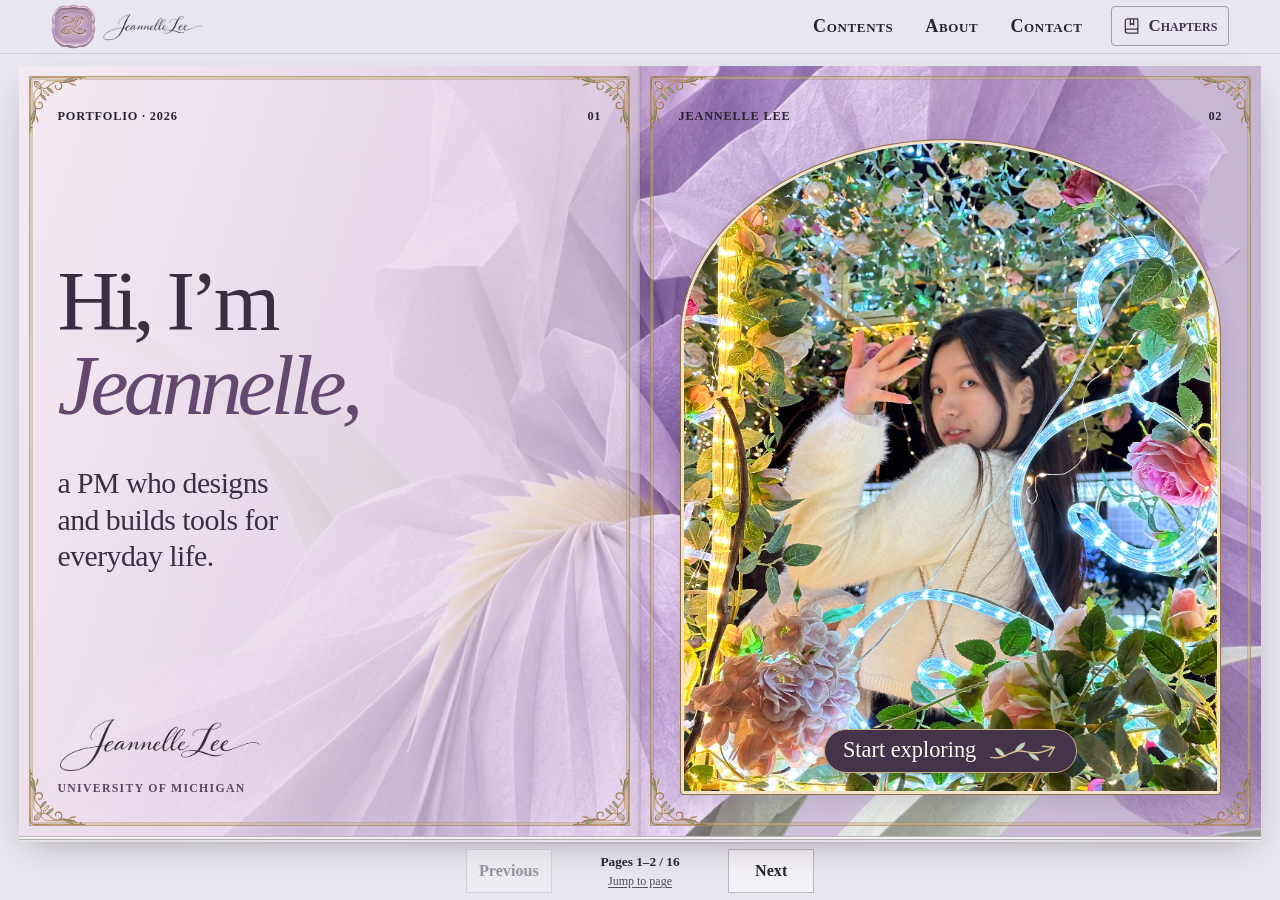
<file: index.html>
<!doctype html>
<html lang="en"><head><meta charset="utf-8"><meta name="viewport" content="width=device-width,initial-scale=1"><title>Product portfolio · Jeannelle Lee</title>
<meta name="description" content="Jeannelle Lee's product portfolio. Explore product management, development, and interaction design case studies.">
<link rel="stylesheet" href="style.css?v=garden-edition"><link rel="stylesheet" href="invitation.css?v=botanical"><link rel="stylesheet" href="reader-nav.css"><link rel="icon" href="favicon.svg"><script src="reader.js?v=chapters1" defer></script><script src="neighbor-swap-motion.js" defer></script></head>
<body><a class="skip" href="#reader">Skip to magazine</a><header class="mast"><a class="wordmark" href="#cover" aria-label="Jeannelle Lee · Portfolio cover"><img src="images/jeannelle-lee-garden-seal.svg" width="256" height="256" alt=""><img class="brand-signature" src="images/jeannelle-lee-signature.png" width="2166" height="710" alt=""></a><div class="mast-links"><nav aria-label="Magazine navigation"><a href="#work">Contents</a><a href="#about">About</a><a href="#contact">Contact</a></nav><button class="index-trigger" type="button" aria-label="Chapter index" aria-haspopup="dialog" aria-controls="chapter-index"><svg aria-hidden="true" width="20" height="20" viewBox="0 0 24 24" fill="none" stroke="currentColor" stroke-width="1.5" stroke-linecap="round"><path d="M6 3.5h12a1 1 0 0 1 1 1v16H6.5A2.5 2.5 0 0 1 4 18V6a2.5 2.5 0 0 1 2-2.5ZM4 18c0-1.4 1.2-2.4 2.6-2.4H19M10 4v6.5l2-1.5 2 1.5V4"/></svg><span>Chapters</span></button></div></header>
<main class="desk" id="reader" tabindex="-1"><div class="binding"><section class="paper jacket cover-copy" id="cover" data-label="Portfolio · 2026" aria-label="Portfolio · 2026, page 1"><div class="iris-opening" aria-hidden="true"><img class="iris-bud" src="images/iris-bud.webp" alt=""><img class="iris-opening-petals" src="images/iris-opening.webp" alt=""><img class="iris-bloom" src="images/paper-iris.webp" alt=""></div><div class="page-frame" aria-hidden="true"><i></i><i></i><i></i><i></i></div><div class="paper-inner"><div class="running"><span>Portfolio · 2026</span><span>01</span></div><div class="page-content"><h1 class="personal-title"><span>Hi, I’m</span> <em>Jeannelle,</em> <small>a PM who designs and builds tools for everyday life.</small></h1><div class="cover-author"><img src="images/jeannelle-lee-signature.png" width="2166" height="710" alt="Jeannelle Lee"><span>University of Michigan</span></div></div></div></section>
<section class="paper jacket portrait-page" id="portrait" data-label="Jeannelle Lee" aria-label="Jeannelle Lee, page 2"><div class="iris-opening" aria-hidden="true"><img class="iris-bud" src="images/iris-bud.webp" alt=""><img class="iris-opening-petals" src="images/iris-opening.webp" alt=""><img class="iris-bloom" src="images/paper-iris.webp" alt=""></div><div class="page-frame" aria-hidden="true"><i></i><i></i><i></i><i></i></div><div class="paper-inner"><div class="running"><span>Jeannelle Lee</span><span>02</span></div><div class="page-content"><figure class="cover-portrait"><img src="images/jeannelle-floral-portrait.webp?v=2" width="1440" height="1920" alt="Jeannelle Lee among roses and garden lights"></figure><a class="cover-explore" href="#work"><span>Start exploring</span><svg class="vine-arrow" aria-hidden="true" viewBox="0 0 78 28" fill="none" stroke="currentColor" stroke-linecap="round" stroke-linejoin="round">
  <path class="vine-stem" pathLength="1" d="M2 21C17 24 23 13 34 14s19 6 36-4m-12-1 13 1-6 10"/>
  <path class="vine-leaves" d="M17 20c-2-7-7-9-10-9 1 5 5 8 10 9Zm11-5c2-6 6-9 11-10-1 5-4 8-11 10Zm15 1c2 5 6 8 11 8-2-5-6-7-11-8Z"/>
</svg></a></div></div></section>
<section class="paper index-page" id="work" data-label="Selected work" aria-label="Selected work, page 3"><div class="page-frame" aria-hidden="true"><i></i><i></i><i></i><i></i></div><div class="paper-inner"><div class="running"><span>Selected work</span><span>03</span></div><div class="page-content"><div class="index-heading"><h2 class="display">Contents</h2></div><ol class="toc"><li><a href="#carelift"><span><strong>CareLift</strong><small>Rural prescription drone delivery</small></span><span class="folio">05</span></a></li><li><a href="#neighbor-swap"><span><strong>Neighbor Swap</strong><small>A neighborhood tool library</small></span><span class="folio">07</span></a></li><li><a href="#onroute"><span><strong>OnRoute</strong><small>Carpooling for U-M students</small></span><span class="folio">09</span></a></li><li><a href="#pm-studio"><span><strong>PM Studio</strong><small>Four product management studies</small></span><span class="folio">11</span></a></li></ol></div></div></section>
<section class="paper contents-gallery" id="project-plates" data-label="Project illustrations" aria-label="Project illustrations, page 4"><div class="page-frame" aria-hidden="true"><i></i><i></i><i></i><i></i></div><div class="paper-inner"><div class="running"><span>Project illustrations</span><span>04</span></div><div class="page-content"><div class="index-plates"><a class="index-plate" href="#carelift"><img src="images/carelift-in-flight.webp" alt="A lavender drone carries a prescription parcel above a rural pharmacy."><span>CareLift</span></a><a class="index-plate" href="#neighbor-swap"><img src="images/cafe-handoff.webp" alt="Two neighbors exchange a drill outside a café."><span>Neighbor Swap</span></a><a class="index-plate" href="#onroute"><img src="images/ride-meeting.webp" alt="A student meets her driver beside a lavender car."><span>OnRoute</span></a><a class="index-plate" href="#pm-studio"><img src="images/pm-studio-desk.webp" alt="Jeannelle at her desk with four monitors showing a work-ready stay, a thermostat roadmap, a surgical replay and a café search."><span>PM Studio</span></a></div></div></div></section>
<section class="paper rose opener" id="carelift" data-label="Selected work" aria-label="Selected work, page 5"><div class="page-frame" aria-hidden="true"><i></i><i></i><i></i><i></i></div><div class="paper-inner"><div class="running"><span>Selected work</span><span>05</span></div><div class="page-content"><p class="kicker">Product management · Healthcare</p><h2 class="display">CareLift</h2><p class="intro">CareLift connects local pharmacies with licensed drone operators so rural patients who can’t drive can request a prescription delivery from home.</p><dl class="credits"><div><dt>Role</dt><dd>Product Manager · Care Pilots</dd></div><div><dt>Team</dt><dd><a href="https://www.linkedin.com/in/kyeongchan-choi-9571a9256/">Kyeongchan Choi</a>, <a href="https://www.linkedin.com/in/chihchi-huang/">Chihchi Huang</a>, Seren Lee, <a href="https://www.linkedin.com/in/gyuri-sim/">Gyuri Sim</a></dd></div></dl><a class="action" href="carelift.html">Read more</a></div></div></section>
<section class="paper art-page rose" id="carelift-plate" data-label="CareLift" aria-label="CareLift, page 6"><div class="page-frame" aria-hidden="true"><i></i><i></i><i></i><i></i></div><div class="paper-inner"><div class="running"><span>CareLift</span><span>06</span></div><div class="page-content"><figure class="delivery-plate is-flying">
  <svg class="delivery-scene" viewBox="0 0 640 470" role="img" aria-label="A lavender drone carries a prescription from a rural pharmacy across mint hills and lowers it beside a home.">
    <defs>
      <linearGradient id="cl-sky" x2="0" y2="1" gradientUnits="objectBoundingBox" gradientTransform="rotate(0)">
        <stop stop-color="#d6c7e8"/><stop offset="1" stop-color="#f6edf2"/>
      </linearGradient>
      <linearGradient id="cl-far" x2="1" y2="1"><stop stop-color="#c5c0dc"/><stop offset="1" stop-color="#dad5e5"/></linearGradient>
      <linearGradient id="cl-field" x2="0" y2="1"><stop stop-color="#c5deca"/><stop offset="1" stop-color="#9bc5ae"/></linearGradient>
      <radialGradient id="cl-sun-halo"><stop stop-color="#fff4dc" stop-opacity=".70"/><stop offset=".49" stop-color="#fff2df" stop-opacity=".33"/><stop offset="1" stop-color="#fff6eb" stop-opacity="0"/></radialGradient>
      <linearGradient id="cl-daylight" x1=".94" y1=".08" x2=".16" y2=".86"><stop stop-color="#fff1d4" stop-opacity=".22"/><stop offset=".6" stop-color="#fff4df" stop-opacity=".05"/><stop offset="1" stop-color="#fff4df" stop-opacity="0"/></linearGradient>
      <radialGradient id="cl-ground-penumbra"><stop stop-color="#536963" stop-opacity=".29"/><stop offset=".47" stop-color="#626e70" stop-opacity=".17"/><stop offset="1" stop-color="#717778" stop-opacity="0"/></radialGradient>
      <filter id="cl-distance" x="-.03" y="-.08" width="1.06" height="1.16"><feGaussianBlur stdDeviation="2.4"/></filter>
      <linearGradient id="cl-shell" x1=".22" y1="1" x2=".77" y2="0"><stop stop-color="#897a9d"/><stop offset=".44" stop-color="#b8a6c7"/><stop offset=".72" stop-color="#e0d4e8"/><stop offset="1" stop-color="#fff2e2"/></linearGradient>
      <linearGradient id="cl-keel" x1=".14" y1=".8" x2=".89" y2=".16"><stop stop-color="#615a70"/><stop offset=".56" stop-color="#897b9b"/><stop offset="1" stop-color="#c3b2c8"/></linearGradient>
      <linearGradient id="cl-motor" x2="1" y2=".1"><stop stop-color="#645e73"/><stop offset=".52" stop-color="#ae9fba"/><stop offset=".8" stop-color="#e6d8df"/><stop offset="1" stop-color="#998aab"/></linearGradient>
      <g id="cl-engine"><path d="M-5-1v6q5 4 10 0v-6" fill="url(#cl-motor)"/><ellipse rx="5" ry="2.6" fill="#bcb1c9"/></g>
      <pattern id="cl-paper" width="150" height="150" patternUnits="userSpaceOnUse"><image href="images/onroute-paper.png" width="150" height="150"/></pattern>
      <g id="cl-poplar"><path d="M0 0v-21" fill="none" stroke="#555965" stroke-width="2.2"/><path d="M0-9Q-20-18-3-54Q1-65 5-53Q19-16 0-9Z" fill="#77a391"/><path d="M0-10L0-57Q12-32 10-21Q7-12 0-10Z" fill="#9ebfa7"/></g>
      <g id="cl-prop"><ellipse rx="32" ry="4.1" fill="#bab0c9" opacity=".23"/><path d="M-3-1Q-25-7-34-3Q-31 0-4 1M3 0Q25 5 34 2Q29-1 4-2" fill="#675e78"/><ellipse rx="3.3" ry="2.3" fill="#8f829d"/></g>
    </defs>
    <g class="cl-camera">
    <image href="images/care-town.webp" width="640" height="470" preserveAspectRatio="xMidYMid slice"/>
    <!-- Project the flight onto the meadow. A higher drone casts its shadow farther left. -->
    <g transform="matrix(1 0 .12 .14 -30 385)" aria-hidden="true">
      <g class="delivery-shadow"><g transform="scale(1 7.1429)" fill="url(#cl-ground-penumbra)">
        <ellipse rx="55" ry="9.5"/><ellipse cx="-28" cy="-1.5" rx="18" ry="4.3"/><ellipse cx="26" cy="-2.5" rx="17" ry="4"/>
      </g></g>
    </g>
    <g class="flight-route" fill="none" stroke="#87779b" stroke-width="1.8" stroke-linecap="round" stroke-dasharray="1 8" opacity=".58"><path d="M100 167Q285 55 535 230"/></g>
    <g class="drone-flight">
      <g stroke="#625771" stroke-linejoin="round" stroke-linecap="round">
        <path d="M-16-4q-21-1-31-12M12-6q14-13 23-19M-14 0q-17 11-29 15M15 0q21 8 33 8" fill="none" stroke-width="5.6"/>
        <path d="M-16-6q-20-1-30-11M13-8l19-16M17-1q19 7 29 7" fill="none" stroke="#cfc0d7" stroke-width="1.5"/>
        <g fill="none" stroke-width="2.9"><path d="M-15 6q-1 8-4 14l8 3M14 6l5 12 8-1"/></g>
        <path d="M-29-4q6-9 25-13 12-3 24 3l10 7q3 4-1 9l-7 7q-15 7-34 3l-13-5q-6-3-4-11Z" fill="url(#cl-keel)" stroke-width="1.3"/>
        <path d="M-28-5q7-11 26-13 14-2 26 5l7 6q2 4-5 7-13 7-31 6l-17-4q-9-2-6-7Z" fill="url(#cl-shell)" stroke="#94849f" stroke-width=".9"/>
        <path d="M-11-13q10-5 23-3 8 1 14 7" fill="none" stroke="#fff4e4" stroke-width="1.5"/>
        <path d="M-22 5q12 5 23 4m-17-2-1 2m5-1-1 2m5-1-1 2" fill="none" stroke="#5d566a" stroke-width="1.2"/>
        <path d="m15 7 6-2" fill="none" stroke="#b9f1d3" stroke-width="2.4"/>
        <g stroke="none"><use href="#cl-engine" x="-47" y="-20"/><use href="#cl-engine" x="35" y="-30"/><use href="#cl-engine" x="-43" y="12"/><use href="#cl-engine" x="48" y="4"/></g>
        <g stroke="none"><g transform="translate(-47 -20)"><g class="rotor"><use href="#cl-prop"/></g></g><g transform="translate(35 -30)"><g class="rotor"><use href="#cl-prop"/></g></g><g transform="translate(-43 12)"><g class="rotor"><use href="#cl-prop"/></g></g><g transform="translate(48 4)"><g class="rotor"><use href="#cl-prop"/></g></g></g>
      </g>
      <path class="delivery-line" d="M0 0v27" transform="translate(0 14)" stroke="#726284" stroke-width="1.5" fill="none" vector-effect="non-scaling-stroke"/>
    </g>
    <g class="parcel-flight" stroke="#82708e" stroke-width="1.4" stroke-linejoin="round">
      <path d="m0 0 15 6-19 5-15-7Z" fill="#f5eaf8"/><path d="m-19 4 15 7v16l-15-7Z" fill="#ad96c2"/><path d="m-4 11 19-5v16l-19 5Z" fill="#dcc7ed"/>
      <path d="m4 13 4-1v3l3-.8v3.3l-3 .8v3l-4 1v-3l-3 .8v-3.3l3-.8Z" stroke="none" fill="#fffdf6"/>
    </g>
    </g>
    <g aria-hidden="true" pointer-events="none">
      <rect width="640" height="470" fill="url(#cl-daylight)"/>
      <rect width="640" height="470" fill="url(#cl-paper)" opacity=".62"/>
    </g>
  </svg>
  <figcaption><span>Prescription delivery from a local pharmacy to a rural home.</span><button class="replay-delivery" type="button" aria-label="Replay the drone delivery animation">Replay</button></figcaption>
</figure><a class="action" href="carelift.html">Read more about CareLift</a></div></div></section>
<section class="paper mint opener" id="neighbor-swap" data-label="Selected work" aria-label="Selected work, page 7"><div class="page-frame" aria-hidden="true"><i></i><i></i><i></i><i></i></div><div class="paper-inner"><div class="running"><span>Selected work</span><span>07</span></div><div class="page-content"><p class="kicker">Interaction design · Tool library</p><h2 class="display">Neighbor Swap</h2><p class="intro">A neighborhood tool library where older neighbors lend tools and students trade smartphone help.</p><dl class="credits"><div><dt>Role</dt><dd>Solo designer and developer · SI 582</dd></div></dl><a class="action" href="neighbor-swap.html">Read more</a></div></div></section>
<section class="paper art-page mint" id="neighbor-swap-plate" data-label="Neighbor Swap" aria-label="Neighbor Swap, page 8"><div class="page-frame" aria-hidden="true"><i></i><i></i><i></i><i></i></div><div class="paper-inner"><div class="running"><span>Neighbor Swap</span><span>08</span></div><div class="page-content"><figure class="swap-plate">
  <svg class="swap-scene" viewBox="0 0 640 426" role="img" aria-label="Jeannelle meets her older neighbor at a café, receives her cordless drill, and then helps her start a video call. A leaf stamp marks the exchange.">
    <defs><g id="ns-sprig" stroke="currentColor" stroke-linecap="round" fill="none"><path d="M-1 14Q1-1 9-14" stroke-width="2.8"/><path d="M2 3Q-10 3-12-8Q-1-7 2 3ZM5-4Q5-14 17-17Q15-6 5-4Z" fill="currentColor" stroke-width="1"/></g></defs>
    <image class="ns-shot ns-request-scene" href="images/cafe-request.webp" width="640" height="426" preserveAspectRatio="xMidYMid slice"/>
    <image class="ns-shot ns-handoff-scene" href="images/cafe-handoff.webp" width="640" height="426" preserveAspectRatio="xMidYMid slice"/>
    <image class="ns-shot ns-teaching-scene" href="images/cafe-teaching.webp" width="640" height="426" preserveAspectRatio="xMidYMid slice"/>
    <g class="ns-card">
      <g transform="rotate(-4 320 216)">
        <rect x="154" y="126" width="334" height="182" rx="7" fill="#53445c" opacity=".17" transform="translate(4 7)"/>
        <rect x="154" y="126" width="334" height="182" rx="7" fill="#faf6e9" stroke="#ada293" stroke-width="1.6"/>
        <path d="M171 138h300M171 294h300" stroke="#948b93"/>
        <text x="177" y="165" fill="#587464" font-size="15" font-family="Arial,sans-serif" font-weight="bold" letter-spacing="2">NEIGHBOR SWAP</text>
        <text x="174" y="203" fill="#493e52" font-family="Georgia,serif" font-size="38">Exchange card</text>
        <g stroke="#b6afbb" stroke-width="2" fill="none" stroke-dasharray="3 4"><circle cx="218" cy="253" r="29"/><circle cx="320" cy="253" r="29"/><circle cx="422" cy="253" r="29"/></g>
        <g transform="translate(218 253)"><g class="ns-stamp" color="#4f7865"><circle r="30" fill="#d6e5d6" stroke="currentColor" stroke-width="3"/><circle r="24" fill="none" stroke="currentColor" stroke-width="1.5" stroke-dasharray="2 2"/><use href="#ns-sprig" transform="scale(1.1)"/></g></g>
      </g>
    </g>
  </svg>
  <figcaption class="swap-legend">
    <span class="swap-caption">A new student borrows a drill at a café, teaches a neighbor to make a video call, and collects an exchange stamp.</span>
    <button class="swap-playback" type="button" hidden>Pause</button>
  </figcaption>
</figure><a class="action" href="neighbor-swap.html">Read more about Neighbor Swap</a></div></div></section>
<section class="paper blue opener" id="onroute" data-label="Selected work" aria-label="Selected work, page 9"><div class="page-frame" aria-hidden="true"><i></i><i></i><i></i><i></i></div><div class="paper-inner"><div class="running"><span>Selected work</span><span>09</span></div><div class="page-content"><p class="kicker">Product discovery · Student mobility</p><h2 class="display">OnRoute</h2><p class="intro">A carpool prototype for U-M students who need a dependable ride for time-sensitive trips.</p><dl class="credits"><div><dt>Role</dt><dd>Journey map, service blueprint, Lean Canvas &amp; trust testing</dd></div><div><dt>Team</dt><dd><a href="https://joanuser.github.io/personal_website/">Chihchi Huang</a>, <a href="https://ieeexplore.ieee.org/author/102986871716345">Adam Deng</a>, <a href="https://www.linkedin.com/in/yun-chen-chuang/">Alison Chuang</a></dd></div></dl><a class="action" href="onroute.html">Read more</a></div></div></section>
<section class="paper art-page blue" id="onroute-plate" data-label="OnRoute" aria-label="OnRoute, page 10"><div class="page-frame" aria-hidden="true"><i></i><i></i><i></i><i></i></div><div class="paper-inner"><div class="running"><span>OnRoute</span><span>10</span></div><div class="page-content"><figure class="ride-plate">
  <div class="manhwa-stage" role="img" aria-label="A blonde U-M student reserves a seat outside her home. Her classmate pulls up in a lavender car and they share the trip to campus.">
    <img class="ride-base" src="images/ride-booking.webp" alt="">
    <img class="ride-sprite" src="images/ride-sedan.webp" alt="">
    <img class="ride-cut ride-meeting" src="images/ride-meeting.webp" alt="">
    <img class="ride-cut ride-shared" src="images/ride-shared.webp" alt="">
    <img class="ride-cut ride-campus" src="images/ride-campus.webp" alt="">
    <div class="ride-reservation"><span>OnRoute</span><strong>Review session · 9:00</strong><small>Seat reserved ✓</small></div>
  </div>
  <figcaption class="swap-legend"><span class="swap-caption">A student reserves a seat on a classmate’s existing route to campus.</span><button class="swap-playback" type="button" hidden>Pause</button></figcaption>
</figure><a class="action" href="onroute.html">Read more about OnRoute</a></div></div></section>
<section class="paper lavender opener" id="pm-studio" data-label="Selected work" aria-label="Selected work, page 11"><div class="page-frame" aria-hidden="true"><i></i><i></i><i></i><i></i></div><div class="paper-inner"><div class="running"><span>Selected work</span><span>11</span></div><div class="page-content"><p class="kicker">Product management · SI 511-155</p><h2 class="display">PM Studio</h2><p class="intro">Four coursework projects on deciding what to build, what to test, and how to measure success.</p><dl class="credits"><div><dt>Role</dt><dd>Product management coursework · University of Michigan</dd></div></dl><a class="action" href="pm-studio.html">Read more</a></div></div></section>
<section class="paper art-page lavender" id="pm-studio-plate" data-label="PM Studio Projects" aria-label="PM Studio Projects, page 12"><div class="page-frame" aria-hidden="true"><i></i><i></i><i></i><i></i></div><div class="paper-inner"><div class="running"><span>PM Studio Projects</span><span>12</span></div><div class="page-content"><figure class="studio-plate">
  <div class="studio-board" aria-label="Four product management case studies">
    <a class="studio-case studio-scope" data-preview="scope" href="pm-studio.html#section-1">
      <svg class="stay-preview" viewBox="0 0 240 138" aria-hidden="true" focusable="false">
  <image href="images/work-ready-stay.webp" width="240" height="138" preserveAspectRatio="xMidYMid slice"/>
  <!-- The phone enters first. Its expanded lock-screen alert has a separate timeline. -->
  <g class="stay-proof stay-phone">
    <rect x="16" y="9" width="63" height="117" rx="11" fill="#211c2b" opacity=".3"/>
    <rect x="13" y="6" width="63" height="117" rx="10" fill="#35313e" stroke="#c8b6cf" stroke-width="1.5"/>
    <rect x="16" y="9" width="57" height="111" rx="8" fill="#c9bdda"/>
    <path d="M16 80q17-20 30-7t27-5v44a8 8 0 0 1-8 8H24a8 8 0 0 1-8-8Z" fill="#b1d3c6"/>
    <path d="M16 92q12-10 29-4t28-8" fill="none" stroke="#ecf4e9" stroke-width="1.1"/>
    <rect x="34" y="12" width="21" height="4" rx="2" fill="#39343f"/>
    <text x="44.5" y="38" text-anchor="middle" font-family="Arial,sans-serif" font-size="16" fill="#423c50">9:41</text>
    <path d="M35 116h19" stroke="#5a5c64" stroke-width="2" stroke-linecap="round"/>
    <g class="stay-notification">
      <rect x="16" y="49" width="105" height="36" rx="6" fill="#292b32" opacity=".23"/>
      <rect x="15" y="46" width="105" height="36" rx="6" fill="#edf7ee" stroke="#83a697" stroke-width=".8"/>
      <text x="20" y="62" font-family="Georgia,serif" font-size="11.5" fill="#26483b">Booking confirmed</text>
      <text x="20" y="74" font-family="Arial,sans-serif" font-size="8.7" fill="#476455">Work-Ready · WR-1042</text>
    </g>
  </g>
  <!-- The itemized paper comes forward after the phone has cleared the photograph. -->
  <g class="stay-proof stay-invoice">
    <rect x="10" y="13" width="107" height="114" rx="2" fill="#372e3e" opacity=".26"/>
    <path d="M7 9h107v115l-5-2-5 2-5-2-5 2-5-2-5 2-5-2-5 2-5-2-5 2-5-2-5 2-5-2-5 2-5-2-5 2-5-2-5 2-5-2-5 2-7-2Z" fill="#fffaf0" stroke="#a69b9d" stroke-width=".8"/>
    <text x="15" y="28" font-family="Georgia,serif" font-size="12.6" fill="#403448">Expense invoice</text>
    <text x="15" y="42" font-family="Arial,sans-serif" font-size="8.4" fill="#635962">WR-1042 · USD</text>
    <path d="M15 49h90m-90 45h90" stroke="#c8bdba" stroke-width=".8"/>
    <g font-family="Arial,sans-serif" font-size="9.5" fill="#514957">
      <text x="15" y="62">2 nights</text><text x="105" y="62" text-anchor="end">$240</text>
      <text x="15" y="75">Service fee</text><text x="105" y="75" text-anchor="end">$18</text>
      <text x="15" y="88">Tax</text><text x="105" y="88" text-anchor="end">$24</text>
    </g>
    <g font-family="Arial,sans-serif" font-size="10" font-weight="bold" fill="#315a49">
      <text x="15" y="111">Total paid</text><text x="105" y="111" text-anchor="end">$282</text>
    </g>
  </g>
  <g class="stay-checklist" transform="translate(123 74)">
    <rect x="1" y="2" width="111" height="58" rx="4" fill="#29222d" opacity=".25"/>
    <rect width="111" height="58" rx="4" fill="#302d39" fill-opacity=".94" stroke="#d5c9df" stroke-width=".7"/>
    <g fill="none" stroke="#b7abbb" stroke-width=".85">
      <rect x="6.5" y="7" width="11" height="11" rx="2"/>
      <rect x="6.5" y="24" width="11" height="11" rx="2"/>
      <rect x="6.5" y="41" width="11" height="11" rx="2"/>
    </g>
    <g fill="none" stroke="#c4f1da" stroke-width="2" stroke-linecap="round" stroke-linejoin="round">
      <path class="pm-check check-a" pathLength="1" d="m8.5 12 3 3 7-8"/>
      <path class="pm-check check-b" pathLength="1" d="m8.5 29 3 3 7-8"/>
      <path class="pm-check check-c" pathLength="1" d="m8.5 46 3 3 7-8"/>
    </g>
    <g fill="#fffaf4" font-family="Arial,sans-serif" font-size="11.7">
      <text x="23" y="16">Workspace</text><text x="23" y="33" font-size="10.9">Fast confirmation</text><text x="23" y="50">Reimbursement</text>
    </g>
  </g>
</svg>
      <span class="studio-name">Airbnb Work-Ready Stays</span><span class="studio-skill">Scope a work-trip MVP</span>
    </a>
    <a class="studio-case studio-roadmap" data-preview="roadmap" href="pm-studio.html#section-2">
      <svg viewBox="0 0 240 138" aria-hidden="true" focusable="false">
        <image href="images/smarthome-away-mode.webp" width="240" height="138" preserveAspectRatio="xMidYMid slice"/>
        <!-- Snow stays outside the window. The schedule is a separate editorial overlay. -->
        <g class="pm-window-snow" fill="#f4f8fc" opacity=".7">
          <circle cx="8" cy="16" r=".75"/><circle cx="35" cy="24" r=".95"/><circle cx="63" cy="12" r=".7"/>
          <circle cx="16" cy="48" r="1"/><circle cx="49" cy="66" r=".8"/><circle cx="72" cy="38" r=".85"/>
        </g>
        <g class="release-roadmap" transform="translate(8 73)">
          <rect y="1.5" width="107" height="57" rx="4" fill="#233632" opacity=".26"/>
          <rect width="107" height="57" rx="4" fill="#243437" fill-opacity=".91" stroke="#d4e6df" stroke-opacity=".6" stroke-width=".8"/>
          <text x="8" y="16" fill="#f2f5ec" font-family="Georgia,serif" font-size="12">Release roadmap</text>
          <path d="M8 22h83m-57 2v28m27-28v28" fill="none" stroke="#d4e4df" stroke-opacity=".32" stroke-width=".65"/>
          <g class="pm-release release-a"><rect x="9" y="26" width="38" height="5" rx="2" fill="#adddc7"/></g>
          <g class="pm-release release-b"><rect x="33" y="36" width="39" height="5" rx="2" fill="#d0bce5"/></g>
          <g class="pm-release release-c"><rect x="62" y="46" width="28" height="5" rx="2" fill="#b7d3e0"/></g>
        </g>
      </svg>
      <span class="studio-name">SmartHome Away Mode</span><span class="studio-skill">Build a product roadmap</span>
    </a>
    <a class="studio-case studio-test" data-preview="test" href="pm-studio.html#section-3">
      <svg class="xr-view" viewBox="0 0 240 138" role="img" aria-label="An illustrated concept replay moves from Jeannelle observing through a visor to her view of the surgical team working in the operating room.">
  <image class="xr-shot xr-observer" href="images/xr-observer.webp" width="240" height="138" preserveAspectRatio="xMidYMid slice"/>
  <image class="xr-shot xr-room" href="images/xr-operating-room.webp" width="240" height="138" preserveAspectRatio="xMidYMid slice"/>
  <image class="xr-shot xr-handoff" href="images/xr-team-detail.webp" width="240" height="138" preserveAspectRatio="xMidYMid slice"/>
</svg>
      <span class="studio-name">Surgical Replay XR</span><span class="studio-skill">Plan a 3D replay study</span>
    </a>
    <a class="studio-case studio-jobs" data-preview="jobs" href="pm-studio.html#section-4">
      <svg class="jobs-view" viewBox="0 0 300 172" role="img" aria-label="Two illustrative TikTok sessions. A five-minute break stretches to twenty. A traveler searching for a quiet café saves a place and closes the app.">
  <defs><linearGradient id="jt-shade"><stop stop-color="#231f32" stop-opacity=".94"/><stop offset=".50" stop-color="#2b283a" stop-opacity=".77"/><stop offset="1" stop-color="#312b40" stop-opacity=".12"/></linearGradient></defs>
  <image href="images/tiktok-cafe.webp" width="300" height="172" preserveAspectRatio="xMidYMid slice"/>
  <rect width="300" height="172" fill="url(#jt-shade)"/>
  <g class="jt-handset"><g transform="translate(193 9)">
    <rect x="2" y="3" width="85" height="155" rx="12" fill="#25212d" opacity=".4"/>
    <rect width="85" height="155" rx="12" fill="#302e39" stroke="#ddcfe5" stroke-width="1.7"/>
    <svg x="4" y="5" width="77" height="144" viewBox="0 0 77 144" overflow="hidden">
      <g class="jt-reels">
        <image width="77" height="144" href="images/tiktok-latte.webp" preserveAspectRatio="xMidYMid slice"/>
        <image y="144" width="77" height="144" href="images/tiktok-lake.webp" preserveAspectRatio="xMidYMid slice"/>
        <image y="288" width="77" height="144" href="images/tiktok-cafe.webp" preserveAspectRatio="xMidYMid slice"/>
      </g>
      <g font-family="Arial,sans-serif" fill="white">
        <rect width="77" height="23" fill="#272130" opacity=".74"/>
        <text x="6" y="17" font-size="11" font-weight="bold">For You</text>
        <path d="M63 94q-7-7-9-1-1 5 9 11 10-7 8-11-2-6-8 1" fill="#fff5f4"/>
        <path d="M7 130h31m-31 4h18" stroke="#fff9f2" stroke-width="2" stroke-linecap="round"/>
      </g>
      <g class="jt-search-ui">
        <rect width="77" height="144" fill="#f3f3e9"/>
        <rect x="3" y="10" width="71" height="19" rx="6" fill="#dfd6e8"/>
        <g fill="none" stroke="#55465d" stroke-width="1.4"><circle cx="11" cy="18" r="3"/><path d="m13 20 3 3"/></g>
        <text x="19" y="22" font-family="Arial,sans-serif" font-size="9.5" fill="#392c43">quiet café</text>
        <g class="jt-result">
          <image x="3" y="34" width="71" height="58" href="images/tiktok-cafe.webp" preserveAspectRatio="xMaxYMid slice"/>
          <g font-family="Arial,sans-serif" fill="#324638"><text x="5" y="106" font-size="11.5" font-weight="bold">Corner Café</text><text x="5" y="119" font-size="9.5">Quiet tables</text></g>
          <g class="jt-saved"><rect x="4" y="124" width="53" height="16" rx="4" fill="#c6e4d3"/><path d="m10 132 3 3 5-6" fill="none" stroke="#355e48" stroke-width="1.7"/><text x="22" y="135" font-family="Arial,sans-serif" font-size="9.2" fill="#335741">Saved</text></g>
        </g>
      </g>
    </svg>
    <path d="M33 152h19" stroke="#e1dce4" stroke-width="1.6" stroke-linecap="round"/>
  </g></g>
  <g fill="#fffaf5" font-family="Georgia,serif" font-size="27">
    <g class="jt-poster"><text class="jt-label" x="15" y="36">TWO JOBS TO BE DONE</text><text x="14" y="80">Pass time.</text><text x="14" y="109">Find a place.</text></g>
    <g class="jt-beat jt-planned"><text class="jt-label" x="15" y="36">WAITING FOR THE BUS</text><text x="14" y="80">Just five</text><text x="14" y="109">minutes.</text></g>
    <g class="jt-beat jt-overrun"><text class="jt-label" x="15" y="36">20 MINUTES LATER</text><text x="14" y="80">One more</text><text x="14" y="109">video…</text></g>
    <g class="jt-beat jt-looking"><text class="jt-label" x="15" y="36">A DIFFERENT VISIT</text><text x="14" y="80">Find a</text><text x="14" y="109">quiet café.</text></g>
    <g class="jt-beat jt-done"><text class="jt-label" x="15" y="36">PLACE SAVED</text><text x="14" y="80">Found it.</text><text x="14" y="109">Time to go.</text></g>
  </g>
</svg>
      <span class="studio-name">TikTok Feed &amp; Search</span><span class="studio-skill">JTBD · Take a break or find a place</span>
    </a>
  </div>
  <figcaption class="swap-legend"><span class="swap-caption">Select a study to explore the decision.</span><button class="swap-playback" type="button" hidden>Pause</button></figcaption>
</figure><a class="action" href="pm-studio.html">Read more about PM Studio</a></div></div></section>
<section class="paper bio" id="about" data-label="About the author" aria-label="About the author, page 13"><div class="page-frame" aria-hidden="true"><i></i><i></i><i></i><i></i></div><div class="paper-inner"><div class="running"><span>About the author</span><span>13</span></div><div class="page-content"><div class="profile-lead portrait-feature">
  <img class="profile-portrait" src="images/jeannelle-garden-portrait.webp" width="410" height="510" alt="Jeannelle sitting on a garden bench with a magazine">
  <div><h2 class="bio-signature"><img src="images/jeannelle-lee-signature.png" width="2166" height="710" alt="Jeannelle Lee"></h2>
  <p>When I moved to Ann Arbor, I noticed how hard it was to borrow a tool before you knew your neighbors. That’s where <a href="neighbor-swap.html">Neighbor Swap</a> began.</p></div>
</div>
<section class="work-notes"><h3>Selected experience</h3>
  <div><h4><a href="https://www.tpgvip.com/">Top Photo Group</a> &amp; Futeng</h4>
    <p>In Taipei, I advised clients on Shutterstock licensing and BytePlus AI solutions through our reseller partnerships. I ran demos, closed contracts, and took customer feedback back to both vendors.</p></div>
  <div><h4><a href="https://yomastrategic.com/">Yoma Strategic Holdings</a></h4>
    <p>As a data analyst intern at this Singapore-listed group, I compared ten vehicle rental companies to guide product positioning.</p></div>
</section></div></div></section>
<section class="paper bio-background" id="background" data-label="Education and interests" aria-label="Education and interests, page 14"><div class="page-frame" aria-hidden="true"><i></i><i></i><i></i><i></i></div><div class="paper-inner"><div class="running"><span>Education and interests</span><span>14</span></div><div class="page-content"><section class="study-notes"><h2>Education</h2>
  <p><a href="https://www.si.umich.edu/">University of Michigan</a><span>MS in Information · Expected 2028</span></p>
  <p><a href="https://www.sem.tsinghua.edu.cn/en/">Tsinghua University</a><span>Bachelor of Economics and Finance · 2023</span></p></section>
  <section class="weekend-notes"><h2>Off the clock</h2>
    <figure><img src="images/berry-tart-window.webp" alt="A watercolor of a berry tart by a sunny window, with a tabby cat looking out into the garden." width="1280" height="853">
    <figcaption>I have a soft spot for cats and berry tarts. I take Pilates classes, try new recipes, and keep a <a href="https://www.instagram.com/chez_jeannellee/">photo diary</a>.</figcaption></figure>
    <p>I teach myself languages for the joy of conversation. I work in Mandarin and English and can chat in French, Japanese, and Burmese.</p>
  </section></div></div></section>
<section class="paper contact-page" id="contact" data-label="Contact" aria-label="Contact, page 15"><div class="page-frame" aria-hidden="true"><i></i><i></i><i></i><i></i></div><div class="paper-inner"><div class="running"><span>Contact</span><span>15</span></div><div class="page-content"><div class="invitation">
  <div class="invitation-letter">
    <p class="letter-greeting">Dear reader,</p>
    <h2 class="display">Let’s grab <em>a coffee.</em></h2>
    <p class="coffee-invite">Have a new product in mind? I’d love to hear what sparked the idea and talk it through over coffee.</p>
    <div class="letter-signoff"><span>Warmly,</span><img src="images/jeannelle-lee-signature.png" width="2166" height="710" alt="Jeannelle Lee"></div>
    <address class="contact-list"><a href="mailto:jeanelle@umich.edu"><span class="contact-mark" aria-hidden="true"><svg viewBox="0 0 24 24" fill="none" stroke="currentColor" stroke-width="1.5" stroke-linecap="round" stroke-linejoin="round"><rect x="3" y="5" width="18" height="14" rx="2"/><path d="m4 7 8 6 8-6"/></svg></span><span><small>Email</small>jeanelle@umich.edu</span><span class="link-arrow" aria-hidden="true">↗</span></a><a href="https://www.linkedin.com/in/jeannelle-lee/"><span class="contact-mark" aria-hidden="true"><svg viewBox="0 0 24 24" fill="none" stroke="currentColor" stroke-width="1.5" stroke-linecap="round" stroke-linejoin="round"><rect x="3" y="3" width="18" height="18" rx="3"/><path d="M7 10v7m4-7v7m0-4c0-4 6-4 6 0v4"/><circle cx="7" cy="7" r=".75" fill="currentColor"/></svg></span><span><small>LinkedIn</small>linkedin.com/in/jeannelle-lee/</span><span class="link-arrow" aria-hidden="true">↗</span></a><a href="https://www.instagram.com/chez_jeannellee/"><span class="contact-mark" aria-hidden="true"><svg viewBox="0 0 24 24" fill="none" stroke="currentColor" stroke-width="1.5" stroke-linecap="round" stroke-linejoin="round"><rect x="3" y="3" width="18" height="18" rx="5"/><circle cx="12" cy="12" r="4"/><circle cx="17.4" cy="6.8" r=".8" fill="currentColor"/></svg></span><span><small>Instagram</small>@chez_jeannellee</span><span class="link-arrow" aria-hidden="true">↗</span></a></address>
  </div>
  <div class="envelope-stage" aria-hidden="true"><div class="invitation-envelope">
    <i class="envelope-paper"></i><i class="envelope-pocket"><svg viewBox="0 0 360 220" preserveAspectRatio="none" class="pocket-garden">
  <defs>
    <g id="env-leaf"><path d="M0 0Q-9-2-10-12Q-1-11 0 0Z" fill="#7d895e"/><path d="M-1-1-8-10" stroke="#c5c6a6" stroke-width=".6"/></g>
    <g id="env-flower" fill="#f8ecd8"><ellipse cy="-3.8" rx="2" ry="3.2"/><ellipse cy="-3.8" rx="2" ry="3.2" transform="rotate(72)"/><ellipse cy="-3.8" rx="2" ry="3.2" transform="rotate(144)"/><ellipse cy="-3.8" rx="2" ry="3.2" transform="rotate(216)"/><ellipse cy="-3.8" rx="2" ry="3.2" transform="rotate(288)"/><circle r="1.4" fill="#b98f51"/></g>
    <g id="env-stem"><path d="M0 0Q-13-28 0-69m-5 48-12-10m12-4 12-12m-10 1-8-10m10-1 8-10" fill="none" stroke="#79825e" stroke-width="1"/>
    <use href="#env-leaf" x="-5" y="-16"/><use href="#env-leaf" transform="translate(-4 -23) scale(-.86 .86)"/><use href="#env-leaf" x="-16" y="-30"/><use href="#env-leaf" transform="translate(6 -46) scale(-.9 .9)"/><use href="#env-flower" x="-10" y="-56"/><use href="#env-flower" x="1" y="-72"/><use href="#env-flower" x="7" y="-66"/></g>
  </defs>
  <g opacity=".84">
    <use href="#env-stem" transform="translate(14 212) rotate(8) scale(1.06)"/><use href="#env-stem" transform="translate(25 210) rotate(36) scale(.74)"/>
    <use href="#env-stem" transform="translate(99 213) rotate(-20) scale(.68)"/><use href="#env-stem" transform="translate(145 208) rotate(28) scale(.88)"/>
    <use href="#env-stem" transform="translate(200 218) rotate(-24) scale(.7)"/><use href="#env-stem" transform="translate(230 209) rotate(19) scale(.85)"/>
    <use href="#env-stem" transform="translate(302 221) rotate(-24) scale(1.35)"/><use href="#env-stem" transform="translate(316 211) rotate(18) scale(1.1)"/>
    <use href="#env-stem" transform="translate(355 158) rotate(-12) scale(.86)"/>
  </g>
</svg></i>
    <i class="envelope-flap"><svg viewBox="0 0 360 140" preserveAspectRatio="none">
  <defs><linearGradient id="env-linen" x2=".85" y2="1" gradientUnits="objectBoundingBox"><stop stop-color="#cbd0af"/><stop offset=".58" stop-color="#b9bf9f"/><stop offset="1" stop-color="#9aa17e"/></linearGradient></defs>
  <path d="M0 0H360V8C346 21 342 18 331 28S312 33 300 44 281 48 269 59 249 64 237 75 217 81 205 93 192 107 180 112 164 104 152 97 132 90 119 80 100 76 87 64 69 59 56 48 36 43 25 33 11 28 0 18Z" fill="url(#env-linen)" stroke="#9e8960" stroke-width="1.6"/>
  <path d="M6 5Q87 51 177 104M354 5Q272 52 183 104" fill="none" stroke="#eee0bd" stroke-dasharray="1 3" stroke-width="1.3"/>
</svg></i><svg class="envelope-binding" viewBox="0 0 100 250" preserveAspectRatio="none">
  <defs><linearGradient id="env-tag"><stop stop-color="#e5dbc4"/><stop offset=".35" stop-color="#fbf3dc"/><stop offset="1" stop-color="#d6c8a9"/></linearGradient></defs>
  <g fill="none" stroke-linecap="round"><path d="M46-5Q32 83 36 122T30 223M50-4Q35 96 40 123T34 222" stroke="#85653e" stroke-width="2.9"/><path d="M46-5Q32 83 36 122T30 223M50-4Q35 96 40 123T34 222" stroke="#e2c49b" stroke-dasharray="1 3" stroke-width="1.6"/>
  <path d="M37 122C-7 90 1 111 14 120Q24 125 37 122C68 83 83 104 64 114Q49 122 37 122M36 123Q20 143 12 171M40 123Q58 134 62 153" stroke="#967749" stroke-width="2.7"/>
  <path d="M37 121C3 98 2 110 15 118M40 120Q68 94 72 105" stroke="#e4cc9b" stroke-width="1.2"/></g>
  <g transform="rotate(-12 64 151)"><path d="m57 148 12-1 6 8 1 32q-7 5-20 2l-5-32Z" fill="url(#env-tag)" stroke="#ae9b73"/><circle cx="62" cy="153" r="2.3" fill="#a89971"/><path d="M62 181q-1-13 3-22m-2 15q-6 0-7-6 7 1 7 6m0-4q6-2 8-7-7 2-8 7" fill="#788369" stroke="#757b5d" stroke-width=".85"/></g>
  <path d="M10 171q-1 26-7 42 6 4 19 1-7-21-7-42Z" fill="#767754" stroke="#716846"/>
  <path d="m11 174-4 38m6-38-1 40m2-40 3 38" fill="none" stroke="#beb38c" stroke-width="1.3"/>
  <path d="m9 171 7 1m-7 2 8 1" stroke="#af9051" stroke-width="2.5"/>
</svg><img class="envelope-seal" src="images/jeannelle-lee-garden-seal.svg" alt="">
  </div></div>
</div><div class="compact-resume"><a class="resume-file" href="JeannelleLee_Resume.pdf" download="JeannelleLee_Resume.pdf"><span>JeannelleLee_Resume.pdf</span><span aria-hidden="true">↓</span></a></div></div></div></section>
<section class="paper resume-page" id="resume" data-label="Résumé" aria-label="Résumé, page 16"><div class="page-frame" aria-hidden="true"><i></i><i></i><i></i><i></i></div><div class="paper-inner"><div class="running"><span>Résumé</span><span>16</span></div><div class="page-content"><h2 class="display">Résumé</h2><a class="resume-preview" href="JeannelleLee_Resume.pdf" aria-label="Open Jeannelle Lee’s one-page résumé"><img src="images/resume-preview.webp" width="696" height="900" alt="Preview of Jeannelle Lee’s résumé"></a><a class="resume-file" href="JeannelleLee_Resume.pdf" download="JeannelleLee_Resume.pdf"><span>JeannelleLee_Resume.pdf</span><span aria-hidden="true">↓</span></a></div></div></section></div></main>
<footer class="controls" aria-label="Page navigation"><button id="prev" type="button">Previous</button><div class="readout"><button id="jump-trigger" aria-haspopup="dialog" aria-controls="page-jump" type="button"><span id="position" aria-live="polite"></span><small>Jump to page</small></button></div><button id="next" type="button">Next</button></footer>
<dialog id="chapter-index" aria-labelledby="index-title"><header class="nav-dialog-head"><h2 id="index-title">Chapter index</h2><button type="button" data-dismiss aria-label="Close chapter index" autofocus>×</button></header><div class="index-scroll"><details class="index-group" open><summary>Portfolio</summary><ol><li><a href="#cover"><span>Cover</span><span class="index-folio">01</span></a></li><li><a href="#portrait"><span>Portrait</span><span class="index-folio">02</span></a></li><li><a href="#work"><span>Contents</span><span class="index-folio">03</span></a></li><li><a href="#project-plates"><span>Project illustrations</span><span class="index-folio">04</span></a></li><li><a href="#carelift"><span>CareLift</span><span class="index-folio">05</span></a></li><li><a href="#carelift-plate"><span>CareLift in motion</span><span class="index-folio">06</span></a></li><li><a href="#neighbor-swap"><span>Neighbor Swap</span><span class="index-folio">07</span></a></li><li><a href="#neighbor-swap-plate"><span>Neighbor Swap in motion</span><span class="index-folio">08</span></a></li><li><a href="#onroute"><span>OnRoute</span><span class="index-folio">09</span></a></li><li><a href="#onroute-plate"><span>OnRoute in motion</span><span class="index-folio">10</span></a></li><li><a href="#pm-studio"><span>PM Studio</span><span class="index-folio">11</span></a></li><li><a href="#pm-studio-plate"><span>PM Studio Projects</span><span class="index-folio">12</span></a></li><li><a href="#about"><span>About & experience</span><span class="index-folio">13</span></a></li><li><a href="#background"><span>Education & interests</span><span class="index-folio">14</span></a></li><li><a href="#contact"><span>Coffee invitation</span><span class="index-folio">15</span></a></li><li><a href="#resume"><span>Résumé</span><span class="index-folio">16</span></a></li></ol></details><details class="index-group" ><summary>CareLift</summary><ol><li><a href="carelift.html#overview"><span>Overview</span><span class="index-folio">01</span></a></li><li><a href="carelift.html#project-view"><span>A refill in rural Michigan</span><span class="index-folio">02</span></a></li><li><a href="carelift.html#section-1"><span><small>The problem</small>How can Margaret get her refill without a ride?</span><span class="index-folio">03</span></a></li><li><a href="carelift.html#handoff"><span>The delivery network</span><span class="index-folio">04</span></a></li><li><a href="carelift.html#section-2"><span><small>Product decision</small>One order, three views.</span><span class="index-folio">05</span></a></li><li><a href="carelift.html#section-3"><span><small>What comes next</small>Prove the handoff in one town.</span><span class="index-folio">06</span></a></li></ol></details><details class="index-group" ><summary>Neighbor Swap</summary><ol><li><a href="neighbor-swap.html#overview"><span>Overview</span><span class="index-folio">01</span></a></li><li><a href="neighbor-swap.html#project-view"><span>At the neighborhood café</span><span class="index-folio">02</span></a></li><li><a href="neighbor-swap.html#section-1"><span><small>The exchange</small>A drill for a video call.</span><span class="index-folio">03</span></a></li><li><a href="neighbor-swap.html#section-2"><span><small>Choosing a channel</small>Start with a text message.</span><span class="index-folio">04</span></a></li><li><a href="neighbor-swap.html#section-3"><span><small>Interaction design</small>Make “no” easy.</span><span class="index-folio">05</span></a></li><li><a href="neighbor-swap.html#learn"><span><small>Next test</small>Can both people finish the exchange?</span><span class="index-folio">06</span></a></li></ol></details><details class="index-group" ><summary>OnRoute</summary><ol><li><a href="onroute.html#overview"><span>Overview</span><span class="index-folio">01</span></a></li><li><a href="onroute.html#project-view"><span>A scheduled ride to campus</span><span class="index-folio">02</span></a></li><li><a href="onroute.html#section-1"><span><small>Problem &amp; research</small>A free seat is only useful if you can board.</span><span class="index-folio">03</span></a></li><li><a href="onroute.html#journey"><span><small>My customer journey map</small>The worry returns after booking.</span><span class="index-folio">04</span></a></li><li><a href="onroute.html#design"><span><small>My service blueprint &amp; Lean Canvas</small>What keeps a seat available?</span><span class="index-folio">05</span></a></li><li><a href="onroute.html#section-2"><span><small>My trust tests</small>Trust runs in both directions.</span><span class="index-folio">06</span></a></li><li><a href="onroute.html#section-3"><span><small>Team decision</small>Reserve before the bus is late.</span><span class="index-folio">07</span></a></li><li><a href="onroute.html#demo"><span><small>Prototype walkthrough</small>Booking and backup rides</span><span class="index-folio">08</span></a></li><li><a href="onroute.html#reflection"><span><small>Outcomes &amp; reflection</small>From stated intent to real rides</span><span class="index-folio">09</span></a></li><li><a href="onroute.html#decision"><span>From question to prototype</span><span class="index-folio">10</span></a></li></ol><div class="index-maps"><a href="onroute-journey.html">Full journey map</a><a href="onroute-blueprint.html">Full service blueprint</a></div></details><details class="index-group" ><summary>PM Studio</summary><ol><li><a href="pm-studio.html#overview"><span>Overview</span><span class="index-folio">01</span></a></li><li><a href="pm-studio.html#project-view"><span>Four product decisions</span><span class="index-folio">02</span></a></li><li><a href="pm-studio.html#section-1"><span>Airbnb Work-Ready Stays</span><span class="index-folio">03</span></a></li><li><a href="pm-studio.html#figure-1"><span><small>MVP scope</small>What makes a stay work-ready?</span><span class="index-folio">04</span></a></li><li><a href="pm-studio.html#section-2"><span>SmartHome Pro Away Mode</span><span class="index-folio">05</span></a></li><li><a href="pm-studio.html#figure-2"><span><small>Release sequence</small>The order of releases</span><span class="index-folio">06</span></a></li><li><a href="pm-studio.html#section-3"><span>Surgical Replay XR</span><span class="index-folio">07</span></a></li><li><a href="pm-studio.html#section-4"><span>TikTok · Two jobs, one feed</span><span class="index-folio">08</span></a></li></ol></details></div></dialog>
<dialog id="page-jump" aria-labelledby="jump-title"><header class="nav-dialog-head"><h2 id="jump-title">Jump to page</h2><button type="button" data-dismiss aria-label="Close page finder">×</button></header><form id="jump-form" novalidate><label for="jump-number">Page number <span>(1–16)</span></label><div class="jump-fields"><input id="jump-number" type="text" inputmode="numeric" autocomplete="off" aria-describedby="jump-error" autofocus><button type="submit">Go</button></div><p id="jump-error" role="alert"></p></form></dialog></body></html>
</file>
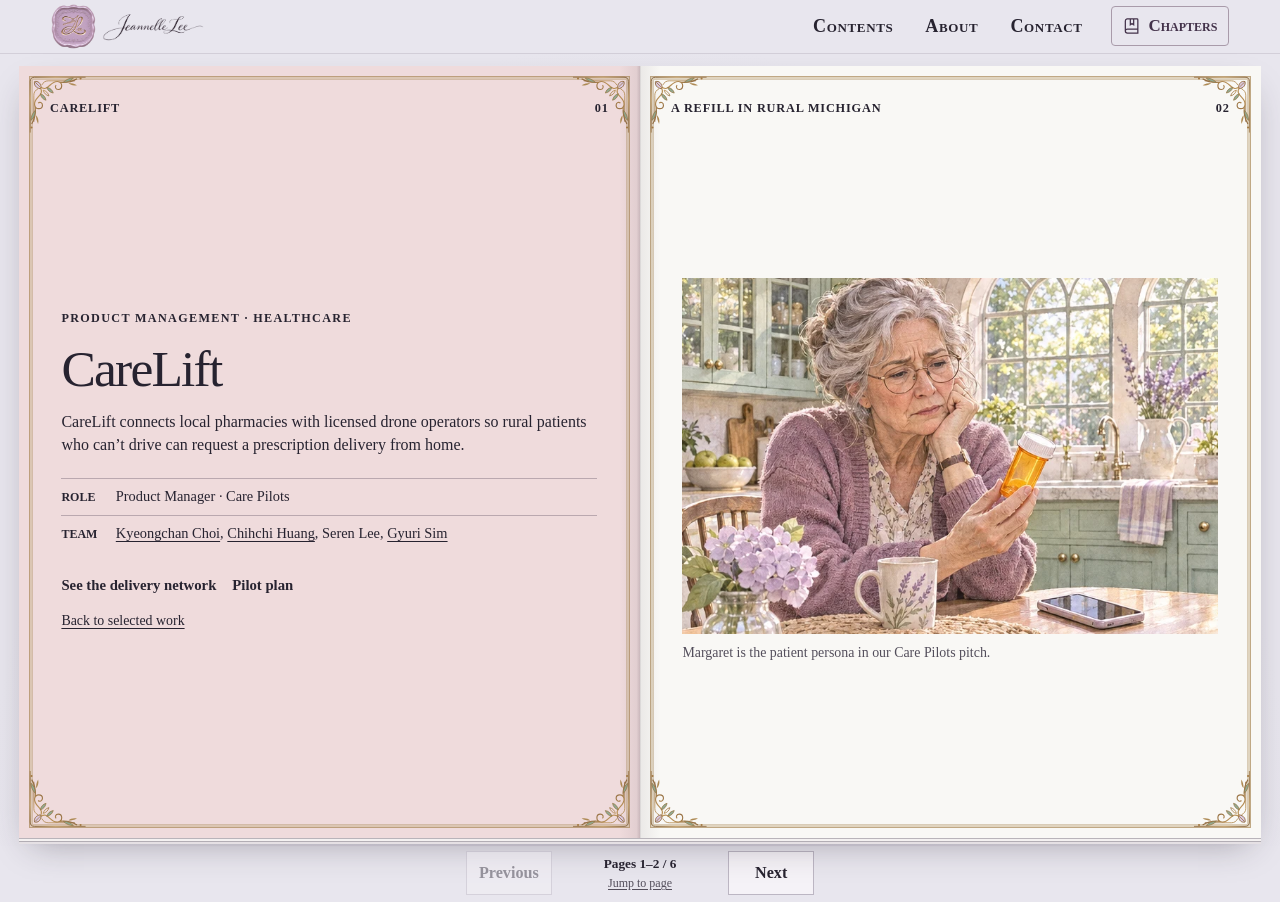
<file: carelift.html>
<!doctype html>
<html lang="en"><head><meta charset="utf-8"><meta name="viewport" content="width=device-width,initial-scale=1"><title>CareLift · Jeannelle Lee</title>
<meta name="description" content="Jeannelle Lee's product portfolio. Explore product management, development, and interaction design case studies.">
<link rel="stylesheet" href="style.css?v=garden-edition"><link rel="stylesheet" href="care-network.css"><link rel="stylesheet" href="reader-nav.css"><link rel="icon" href="favicon.svg"><script src="reader.js?v=chapters1" defer></script><script src="neighbor-swap-motion.js" defer></script><script src="case-media.js?v=delivery-story" defer></script></head>
<body><a class="skip" href="#reader">Skip to magazine</a><header class="mast"><a class="wordmark" href="index.html#cover" aria-label="Jeannelle Lee · Portfolio cover"><img src="images/jeannelle-lee-garden-seal.svg" width="256" height="256" alt=""><img class="brand-signature" src="images/jeannelle-lee-signature.png" width="2166" height="710" alt=""></a><div class="mast-links"><nav aria-label="Magazine navigation"><a href="index.html#work">Contents</a><a href="index.html#about">About</a><a href="index.html#contact">Contact</a></nav><button class="index-trigger" type="button" aria-label="Chapter index" aria-haspopup="dialog" aria-controls="chapter-index"><svg aria-hidden="true" width="20" height="20" viewBox="0 0 24 24" fill="none" stroke="currentColor" stroke-width="1.5" stroke-linecap="round"><path d="M6 3.5h12a1 1 0 0 1 1 1v16H6.5A2.5 2.5 0 0 1 4 18V6a2.5 2.5 0 0 1 2-2.5ZM4 18c0-1.4 1.2-2.4 2.6-2.4H19M10 4v6.5l2-1.5 2 1.5V4"/></svg><span>Chapters</span></button></div></header>
<main class="desk" id="reader" tabindex="-1"><div class="binding"><section class="paper rose opener" id="overview" data-label="CareLift" aria-label="CareLift, page 1"><div class="page-frame" aria-hidden="true"><i></i><i></i><i></i><i></i></div><div class="paper-inner"><div class="running"><span>CareLift</span><span>01</span></div><div class="page-content"><p class="kicker">Product management · Healthcare</p><h1 class="display">CareLift</h1><p class="intro">CareLift connects local pharmacies with licensed drone operators so rural patients who can’t drive can request a prescription delivery from home.</p><dl class="credits"><div><dt>Role</dt><dd>Product Manager · Care Pilots</dd></div><div><dt>Team</dt><dd><a href="https://www.linkedin.com/in/kyeongchan-choi-9571a9256/">Kyeongchan Choi</a>, <a href="https://www.linkedin.com/in/chihchi-huang/">Chihchi Huang</a>, Seren Lee, <a href="https://www.linkedin.com/in/gyuri-sim/">Gyuri Sim</a></dd></div></dl><nav class="chapter-links" aria-label="Case study chapters"><a href="#handoff">See the delivery network</a><a href="#section-3">Pilot plan</a></nav><a class="backlink" href="index.html#carelift">Back to selected work</a></div></div></section>
<section class="paper art-page rose" id="project-view" data-label="A refill in rural Michigan" aria-label="A refill in rural Michigan, page 2"><div class="page-frame" aria-hidden="true"><i></i><i></i><i></i><i></i></div><div class="paper-inner"><div class="running"><span>A refill in rural Michigan</span><span>02</span></div><div class="page-content"><figure class="case-art"><img src="images/care-margaret.webp" alt="Margaret at home holding her prescription bottle"><figcaption>Margaret is the patient persona in our Care Pilots pitch.</figcaption></figure></div></div></section>
<section class="paper story" id="section-1" data-label="The problem" aria-label="The problem, page 3"><div class="page-frame" aria-hidden="true"><i></i><i></i><i></i><i></i></div><div class="paper-inner"><div class="running"><span>The problem</span><span>03</span></div><div class="page-content"><h2 class="display">How can Margaret get her refill without a ride?</h2><p class="intro">Margaret lives alone in rural Michigan and can no longer drive. Even when her prescription is ready, she has to find someone to take her to the pharmacy.</p><dl class="field-notes"><div><dt>Other times pickup is hard</dt><dd>A younger adult working a long shift may have little time to wait at the counter. A traveler who left medication at home may need a refill while visiting another state.</dd></div><div><dt>Finding work as a drone operator</dt><dd>Drone companies have capacity to deliver, but finding a job means contacting pharmacies or patients individually. Agreeing on a pickup takes more back-and-forth.</dd></div></dl></div></div></section>
<section class="paper art-page rose" id="handoff" data-label="The delivery network" aria-label="The delivery network, page 4"><div class="page-frame" aria-hidden="true"><i></i><i></i><i></i><i></i></div><div class="paper-inner"><div class="running"><span>The delivery network</span><span>04</span></div><div class="page-content"><figure class="care-map" aria-labelledby="care-map-title">
    <figcaption id="care-map-title">From pharmacy to doorstep</figcaption>
    <div class="care-network">
      <div class="care-party care-patient"><img src="images/care-margaret.webp" alt=""><strong>Patient</strong><p>Requests a refill and tracks its arrival at home.</p></div>
      <div class="care-party care-pharmacy"><img src="images/care-pharmacist.webp" alt=""><strong>Local pharmacy</strong><p>Checks the prescription and stock, then packs the order.</p></div>
      <div class="care-party care-operator"><img src="images/care-operator.webp" alt=""><strong>Drone operator</strong><p>Takes delivery orders from pharmacies and flies refills to patients.</p></div>
      <div class="care-hub"><svg aria-hidden="true" viewBox="0 0 100 60" preserveAspectRatio="none"><path d="M50 0 V21 M50 34 C50 47 25 45 25 60 M50 34 C50 47 75 45 75 60"/></svg><span>CareLift</span></div>
    </div>
  </figure><details class="care-story"><summary>Watch Margaret’s delivery story</summary><figure class="care-sequence"><div class="care-modes"><button type="button" data-mode="before" aria-pressed="true">Before CareLift</button><button type="button" data-mode="with" aria-pressed="false">With CareLift</button></div><div class="care-frames"><div class="care-frame" ><img src="images/care-margaret.webp" alt=""><div><small>Patient</small><strong>Margaret is running low.</strong><p>She lives alone and can no longer drive to the pharmacy.</p></div></div><div class="care-frame" hidden><img src="images/care-pharmacist.webp" alt=""><div><small>Pharmacy</small><strong>Her refill is ready.</strong><p>The pharmacist can prepare her prescription, but Margaret still needs a way to pick it up.</p></div></div><div class="care-frame" hidden><img src="images/care-operator.webp" alt=""><div><small>Drone operator</small><strong>Finding a delivery takes several calls.</strong><p>The operator contacts pharmacies or individual patients to find work, then follows up to arrange each pickup.</p></div></div><div class="care-frame" hidden><img src="images/care-margaret.webp" alt=""><div><small>Patient</small><strong>Request once.</strong><p>Margaret sends one request and follows its status in the patient app.</p></div></div><div class="care-frame" hidden><img src="images/care-pharmacist.webp" alt=""><div><small>Pharmacy</small><strong>Confirm and pack.</strong><p>The pharmacy checks the prescription and stock, then marks the sealed package ready.</p></div></div><div class="care-frame" hidden><img src="images/care-operator.webp" alt=""><div><small>Drone operator</small><strong>Take the pharmacy’s order.</strong><p>A licensed operator accepts the delivery directly from the pharmacy and flies the refill to Margaret.</p></div></div><div class="care-frame" hidden><img src="images/care-doorstep.webp" alt=""><div><small>Patient</small><strong>Follow the delivery.</strong><p>Margaret can see the delivery status and collect her package at home.</p></div></div></div><figcaption><span class="care-count">1 / 3</span><button type="button" class="care-toggle">Pause</button><button type="button" class="care-next">Next step →</button></figcaption></figure></details></div></div></section>
<section class="paper story" id="section-2" data-label="Product decision" aria-label="Product decision, page 5"><div class="page-frame" aria-hidden="true"><i></i><i></i><i></i><i></i></div><div class="paper-inner"><div class="running"><span>Product decision</span><span>05</span></div><div class="page-content"><h2 class="display">One order, three views.</h2><p class="intro">We designed a B2B2C model. The pharmacy is the drone operator’s business customer. By accepting its orders directly through CareLift, the operator delivers to patients like Margaret without having to find each patient individually.</p><ol class="journey-trail"><li><strong>Patient view</strong><span>Request a refill and track its delivery in large type.</span></li><li><strong>Pharmacy view</strong><span>Verify the prescription, check stock and mark the package ready for pickup.</span></li><li><strong>Operator view</strong><span>Accept the pharmacy’s order, collect the package and share flight updates.</span></li></ol></div></div></section>
<section class="paper mint story" id="section-3" data-label="What comes next" aria-label="What comes next, page 6"><div class="page-frame" aria-hidden="true"><i></i><i></i><i></i><i></i></div><div class="paper-inner"><div class="running"><span>What comes next</span><span>06</span></div><div class="page-content"><h2 class="display">Prove the handoff in one town.</h2><p class="intro">The team built a working three-app MVP during the six-week project. The proposed Michigan pilot still needs live pharmacy inventory and an operating partner.</p><dl class="field-notes"><div><dt>First check</dt><dd>Ask rural pharmacists, older patients, and caregivers to try the order flow. Observe where they need to call for help.</dd></div><div><dt>Pilot measure</dt><dd>Track completed handoffs and request-to-door time. The 10–20 minute delivery window was a pitch target.</dd></div></dl><div class="end-nav"><a class="action" href="index.html#carelift">Back to selected work</a><a class="action" href="neighbor-swap.html">Next case · Neighbor Swap</a></div></div></div></section></div></main>
<footer class="controls" aria-label="Page navigation"><button id="prev" type="button">Previous</button><div class="readout"><button id="jump-trigger" aria-haspopup="dialog" aria-controls="page-jump" type="button"><span id="position" aria-live="polite"></span><small>Jump to page</small></button></div><button id="next" type="button">Next</button></footer>
<dialog id="chapter-index" aria-labelledby="index-title"><header class="nav-dialog-head"><h2 id="index-title">Chapter index</h2><button type="button" data-dismiss aria-label="Close chapter index" autofocus>×</button></header><div class="index-scroll"><details class="index-group" ><summary>Portfolio</summary><ol><li><a href="index.html#cover"><span>Cover</span><span class="index-folio">01</span></a></li><li><a href="index.html#portrait"><span>Portrait</span><span class="index-folio">02</span></a></li><li><a href="index.html#work"><span>Contents</span><span class="index-folio">03</span></a></li><li><a href="index.html#project-plates"><span>Project illustrations</span><span class="index-folio">04</span></a></li><li><a href="index.html#carelift"><span>CareLift</span><span class="index-folio">05</span></a></li><li><a href="index.html#carelift-plate"><span>CareLift in motion</span><span class="index-folio">06</span></a></li><li><a href="index.html#neighbor-swap"><span>Neighbor Swap</span><span class="index-folio">07</span></a></li><li><a href="index.html#neighbor-swap-plate"><span>Neighbor Swap in motion</span><span class="index-folio">08</span></a></li><li><a href="index.html#onroute"><span>OnRoute</span><span class="index-folio">09</span></a></li><li><a href="index.html#onroute-plate"><span>OnRoute in motion</span><span class="index-folio">10</span></a></li><li><a href="index.html#pm-studio"><span>PM Studio</span><span class="index-folio">11</span></a></li><li><a href="index.html#pm-studio-plate"><span>PM Studio Projects</span><span class="index-folio">12</span></a></li><li><a href="index.html#about"><span>About & experience</span><span class="index-folio">13</span></a></li><li><a href="index.html#background"><span>Education & interests</span><span class="index-folio">14</span></a></li><li><a href="index.html#contact"><span>Coffee invitation</span><span class="index-folio">15</span></a></li><li><a href="index.html#resume"><span>Résumé</span><span class="index-folio">16</span></a></li></ol></details><details class="index-group" open><summary>CareLift</summary><ol><li><a href="#overview"><span>Overview</span><span class="index-folio">01</span></a></li><li><a href="#project-view"><span>A refill in rural Michigan</span><span class="index-folio">02</span></a></li><li><a href="#section-1"><span><small>The problem</small>How can Margaret get her refill without a ride?</span><span class="index-folio">03</span></a></li><li><a href="#handoff"><span>The delivery network</span><span class="index-folio">04</span></a></li><li><a href="#section-2"><span><small>Product decision</small>One order, three views.</span><span class="index-folio">05</span></a></li><li><a href="#section-3"><span><small>What comes next</small>Prove the handoff in one town.</span><span class="index-folio">06</span></a></li></ol></details><details class="index-group" ><summary>Neighbor Swap</summary><ol><li><a href="neighbor-swap.html#overview"><span>Overview</span><span class="index-folio">01</span></a></li><li><a href="neighbor-swap.html#project-view"><span>At the neighborhood café</span><span class="index-folio">02</span></a></li><li><a href="neighbor-swap.html#section-1"><span><small>The exchange</small>A drill for a video call.</span><span class="index-folio">03</span></a></li><li><a href="neighbor-swap.html#section-2"><span><small>Choosing a channel</small>Start with a text message.</span><span class="index-folio">04</span></a></li><li><a href="neighbor-swap.html#section-3"><span><small>Interaction design</small>Make “no” easy.</span><span class="index-folio">05</span></a></li><li><a href="neighbor-swap.html#learn"><span><small>Next test</small>Can both people finish the exchange?</span><span class="index-folio">06</span></a></li></ol></details><details class="index-group" ><summary>OnRoute</summary><ol><li><a href="onroute.html#overview"><span>Overview</span><span class="index-folio">01</span></a></li><li><a href="onroute.html#project-view"><span>A scheduled ride to campus</span><span class="index-folio">02</span></a></li><li><a href="onroute.html#section-1"><span><small>Problem &amp; research</small>A free seat is only useful if you can board.</span><span class="index-folio">03</span></a></li><li><a href="onroute.html#journey"><span><small>My customer journey map</small>The worry returns after booking.</span><span class="index-folio">04</span></a></li><li><a href="onroute.html#design"><span><small>My service blueprint &amp; Lean Canvas</small>What keeps a seat available?</span><span class="index-folio">05</span></a></li><li><a href="onroute.html#section-2"><span><small>My trust tests</small>Trust runs in both directions.</span><span class="index-folio">06</span></a></li><li><a href="onroute.html#section-3"><span><small>Team decision</small>Reserve before the bus is late.</span><span class="index-folio">07</span></a></li><li><a href="onroute.html#demo"><span><small>Prototype walkthrough</small>Booking and backup rides</span><span class="index-folio">08</span></a></li><li><a href="onroute.html#reflection"><span><small>Outcomes &amp; reflection</small>From stated intent to real rides</span><span class="index-folio">09</span></a></li><li><a href="onroute.html#decision"><span>From question to prototype</span><span class="index-folio">10</span></a></li></ol><div class="index-maps"><a href="onroute-journey.html">Full journey map</a><a href="onroute-blueprint.html">Full service blueprint</a></div></details><details class="index-group" ><summary>PM Studio</summary><ol><li><a href="pm-studio.html#overview"><span>Overview</span><span class="index-folio">01</span></a></li><li><a href="pm-studio.html#project-view"><span>Four product decisions</span><span class="index-folio">02</span></a></li><li><a href="pm-studio.html#section-1"><span>Airbnb Work-Ready Stays</span><span class="index-folio">03</span></a></li><li><a href="pm-studio.html#figure-1"><span><small>MVP scope</small>What makes a stay work-ready?</span><span class="index-folio">04</span></a></li><li><a href="pm-studio.html#section-2"><span>SmartHome Pro Away Mode</span><span class="index-folio">05</span></a></li><li><a href="pm-studio.html#figure-2"><span><small>Release sequence</small>The order of releases</span><span class="index-folio">06</span></a></li><li><a href="pm-studio.html#section-3"><span>Surgical Replay XR</span><span class="index-folio">07</span></a></li><li><a href="pm-studio.html#section-4"><span>TikTok · Two jobs, one feed</span><span class="index-folio">08</span></a></li></ol></details></div></dialog>
<dialog id="page-jump" aria-labelledby="jump-title"><header class="nav-dialog-head"><h2 id="jump-title">Jump to page</h2><button type="button" data-dismiss aria-label="Close page finder">×</button></header><form id="jump-form" novalidate><label for="jump-number">Page number <span>(1–6)</span></label><div class="jump-fields"><input id="jump-number" type="text" inputmode="numeric" autocomplete="off" aria-describedby="jump-error" autofocus><button type="submit">Go</button></div><p id="jump-error" role="alert"></p></form></dialog></body></html>
</file>
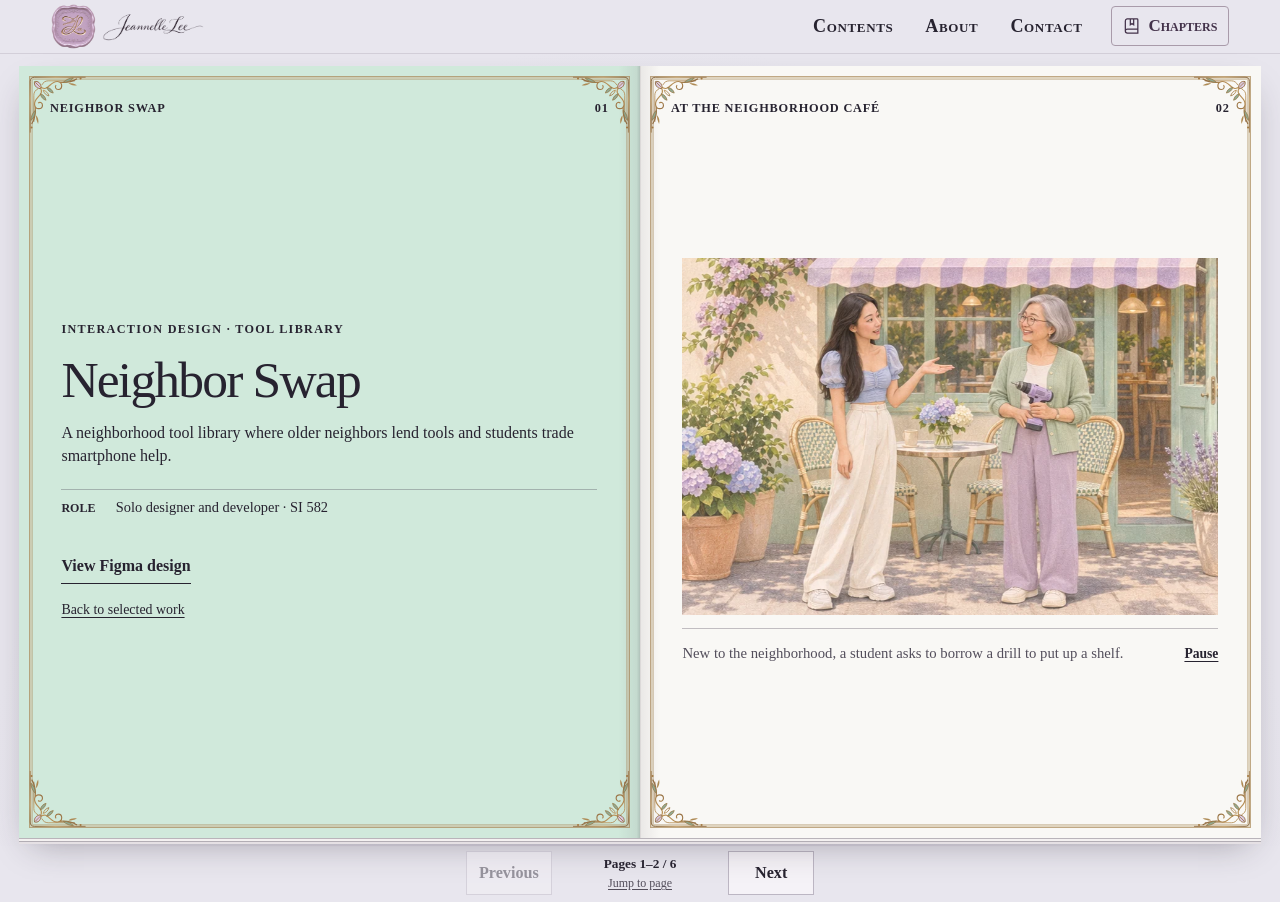
<file: neighbor-swap.html>
<!doctype html>
<html lang="en"><head><meta charset="utf-8"><meta name="viewport" content="width=device-width,initial-scale=1"><title>Neighbor Swap · Jeannelle Lee</title>
<meta name="description" content="Jeannelle Lee's product portfolio. Explore product management, development, and interaction design case studies.">
<link rel="stylesheet" href="style.css"><link rel="stylesheet" href="reader-nav.css"><link rel="icon" href="favicon.svg"><script src="reader.js?v=chapters1" defer></script><script src="neighbor-swap-motion.js" defer></script></head>
<body><a class="skip" href="#reader">Skip to magazine</a><header class="mast"><a class="wordmark" href="index.html#cover" aria-label="Jeannelle Lee · Portfolio cover"><img src="images/jeannelle-lee-garden-seal.svg" width="256" height="256" alt=""><img class="brand-signature" src="images/jeannelle-lee-signature.png" width="2166" height="710" alt=""></a><div class="mast-links"><nav aria-label="Magazine navigation"><a href="index.html#work">Contents</a><a href="index.html#about">About</a><a href="index.html#contact">Contact</a></nav><button class="index-trigger" type="button" aria-label="Chapter index" aria-haspopup="dialog" aria-controls="chapter-index"><svg aria-hidden="true" width="20" height="20" viewBox="0 0 24 24" fill="none" stroke="currentColor" stroke-width="1.5" stroke-linecap="round"><path d="M6 3.5h12a1 1 0 0 1 1 1v16H6.5A2.5 2.5 0 0 1 4 18V6a2.5 2.5 0 0 1 2-2.5ZM4 18c0-1.4 1.2-2.4 2.6-2.4H19M10 4v6.5l2-1.5 2 1.5V4"/></svg><span>Chapters</span></button></div></header>
<main class="desk" id="reader" tabindex="-1"><div class="binding"><section class="paper mint opener" id="overview" data-label="Neighbor Swap" aria-label="Neighbor Swap, page 1"><div class="page-frame" aria-hidden="true"><i></i><i></i><i></i><i></i></div><div class="paper-inner"><div class="running"><span>Neighbor Swap</span><span>01</span></div><div class="page-content"><p class="kicker">Interaction design · Tool library</p><h1 class="display">Neighbor Swap</h1><p class="intro">A neighborhood tool library where older neighbors lend tools and students trade smartphone help.</p><dl class="credits"><div><dt>Role</dt><dd>Solo designer and developer · SI 582</dd></div></dl><a class="action" href="https://www.figma.com/design/6HsNivetgwxOkV3avDIxqK/Neighbor-Swap?node-id=0-1&amp;t=vRFhOi4sPlu02UQ9-1">View Figma design</a><a class="backlink" href="index.html#neighbor-swap">Back to selected work</a></div></div></section>
<section class="paper art-page mint" id="project-view" data-label="At the neighborhood café" aria-label="At the neighborhood café, page 2"><div class="page-frame" aria-hidden="true"><i></i><i></i><i></i><i></i></div><div class="paper-inner"><div class="running"><span>At the neighborhood café</span><span>02</span></div><div class="page-content"><figure class="swap-plate">
  <svg class="swap-scene" viewBox="0 0 640 426" role="img" aria-label="Jeannelle meets her older neighbor at a café, receives her cordless drill, and then helps her start a video call. A leaf stamp marks the exchange.">
    <defs><g id="ns-sprig" stroke="currentColor" stroke-linecap="round" fill="none"><path d="M-1 14Q1-1 9-14" stroke-width="2.8"/><path d="M2 3Q-10 3-12-8Q-1-7 2 3ZM5-4Q5-14 17-17Q15-6 5-4Z" fill="currentColor" stroke-width="1"/></g></defs>
    <image class="ns-shot ns-request-scene" href="images/cafe-request.webp" width="640" height="426" preserveAspectRatio="xMidYMid slice"/>
    <image class="ns-shot ns-handoff-scene" href="images/cafe-handoff.webp" width="640" height="426" preserveAspectRatio="xMidYMid slice"/>
    <image class="ns-shot ns-teaching-scene" href="images/cafe-teaching.webp" width="640" height="426" preserveAspectRatio="xMidYMid slice"/>
    <g class="ns-card">
      <g transform="rotate(-4 320 216)">
        <rect x="154" y="126" width="334" height="182" rx="7" fill="#53445c" opacity=".17" transform="translate(4 7)"/>
        <rect x="154" y="126" width="334" height="182" rx="7" fill="#faf6e9" stroke="#ada293" stroke-width="1.6"/>
        <path d="M171 138h300M171 294h300" stroke="#948b93"/>
        <text x="177" y="165" fill="#587464" font-size="15" font-family="Arial,sans-serif" font-weight="bold" letter-spacing="2">NEIGHBOR SWAP</text>
        <text x="174" y="203" fill="#493e52" font-family="Georgia,serif" font-size="38">Exchange card</text>
        <g stroke="#b6afbb" stroke-width="2" fill="none" stroke-dasharray="3 4"><circle cx="218" cy="253" r="29"/><circle cx="320" cy="253" r="29"/><circle cx="422" cy="253" r="29"/></g>
        <g transform="translate(218 253)"><g class="ns-stamp" color="#4f7865"><circle r="30" fill="#d6e5d6" stroke="currentColor" stroke-width="3"/><circle r="24" fill="none" stroke="currentColor" stroke-width="1.5" stroke-dasharray="2 2"/><use href="#ns-sprig" transform="scale(1.1)"/></g></g>
      </g>
    </g>
  </svg>
  <figcaption class="swap-legend">
    <span class="swap-caption">A new student borrows a drill at a café, teaches a neighbor to make a video call, and collects an exchange stamp.</span>
    <button class="swap-playback" type="button" hidden>Pause</button>
  </figcaption>
</figure></div></div></section>
<section class="paper story" id="section-1" data-label="The exchange" aria-label="The exchange, page 3"><div class="page-frame" aria-hidden="true"><i></i><i></i><i></i><i></i></div><div class="paper-inner"><div class="running"><span>The exchange</span><span>03</span></div><div class="page-content"><h2 class="display">A drill for a video call.</h2><p class="intro">When I moved to Ann Arbor, I noticed how hard it was to borrow a tool before you knew your neighbors. I researched a simple exchange: borrow a drill and teach the lender how to make a video call.</p><figure class="case-art"><img src="images/cafe-handoff.webp" alt="Two neighbors exchanging a drill in a café"><figcaption>A familiar café gives both people an agreed meeting place.</figcaption></figure></div></div></section>
<section class="paper mint story" id="section-2" data-label="Choosing a channel" aria-label="Choosing a channel, page 4"><div class="page-frame" aria-hidden="true"><i></i><i></i><i></i><i></i></div><div class="paper-inner"><div class="running"><span>Choosing a channel</span><span>04</span></div><div class="page-content"><h2 class="display">Start with a text message.</h2><p class="intro">I compared eight concepts using Questions, Options, and Criteria. Two-way SMS let a neighbor reply on a phone they already knew how to use.</p><ol class="journey-trail"><li><strong>Ask</strong><span>The student specifies a tool and offers a skill.</span></li><li><strong>Choose</strong><span>The neighbor accepts or declines the proposed match.</span></li><li><strong>Meet</strong><span>Both receive the place and time, then exchange the tool and the lesson.</span></li></ol></div></div></section>
<section class="paper story" id="section-3" data-label="Interaction design" aria-label="Interaction design, page 5"><div class="page-frame" aria-hidden="true"><i></i><i></i><i></i><i></i></div><div class="paper-inner"><div class="running"><span>Interaction design</span><span>05</span></div><div class="page-content"><h2 class="display">Make “no” easy.</h2><p class="intro">Participation only works if lending a tool feels voluntary. A neighbor can decline a match and remain available for another request.</p><figure class="sms-proof"><figcaption>Illustrative SMS exchange</figcaption><p>A student nearby needs a drill this weekend. Would you like to lend yours?</p><p>Not this time.</p><p>Got it. We’ll leave this request open for another neighbor.</p></figure></div></div></section>
<section class="paper story" id="learn" data-label="Next test" aria-label="Next test, page 6"><div class="page-frame" aria-hidden="true"><i></i><i></i><i></i><i></i></div><div class="paper-inner"><div class="running"><span>Next test</span><span>06</span></div><div class="page-content"><h2 class="display">Can both people finish the exchange?</h2><p class="intro">I would ask a student and an older neighbor to arrange a meetup on their own phones, then check that both expect the same tool, lesson, and meeting place.</p><figure class="case-art"><img src="images/cafe-teaching.webp" alt="The student helps her neighbor make a video call"><figcaption>The lesson completes the exchange.</figcaption></figure><div class="end-nav"><a class="action" href="index.html#neighbor-swap">Back to selected work</a><a class="action" href="onroute.html">Next case · OnRoute</a></div></div></div></section></div></main>
<footer class="controls" aria-label="Page navigation"><button id="prev" type="button">Previous</button><div class="readout"><button id="jump-trigger" aria-haspopup="dialog" aria-controls="page-jump" type="button"><span id="position" aria-live="polite"></span><small>Jump to page</small></button></div><button id="next" type="button">Next</button></footer>
<dialog id="chapter-index" aria-labelledby="index-title"><header class="nav-dialog-head"><h2 id="index-title">Chapter index</h2><button type="button" data-dismiss aria-label="Close chapter index" autofocus>×</button></header><div class="index-scroll"><details class="index-group" ><summary>Portfolio</summary><ol><li><a href="index.html#cover"><span>Cover</span><span class="index-folio">01</span></a></li><li><a href="index.html#portrait"><span>Portrait</span><span class="index-folio">02</span></a></li><li><a href="index.html#work"><span>Contents</span><span class="index-folio">03</span></a></li><li><a href="index.html#project-plates"><span>Project illustrations</span><span class="index-folio">04</span></a></li><li><a href="index.html#carelift"><span>CareLift</span><span class="index-folio">05</span></a></li><li><a href="index.html#carelift-plate"><span>CareLift in motion</span><span class="index-folio">06</span></a></li><li><a href="index.html#neighbor-swap"><span>Neighbor Swap</span><span class="index-folio">07</span></a></li><li><a href="index.html#neighbor-swap-plate"><span>Neighbor Swap in motion</span><span class="index-folio">08</span></a></li><li><a href="index.html#onroute"><span>OnRoute</span><span class="index-folio">09</span></a></li><li><a href="index.html#onroute-plate"><span>OnRoute in motion</span><span class="index-folio">10</span></a></li><li><a href="index.html#pm-studio"><span>PM Studio</span><span class="index-folio">11</span></a></li><li><a href="index.html#pm-studio-plate"><span>PM Studio Projects</span><span class="index-folio">12</span></a></li><li><a href="index.html#about"><span>About & experience</span><span class="index-folio">13</span></a></li><li><a href="index.html#background"><span>Education & interests</span><span class="index-folio">14</span></a></li><li><a href="index.html#contact"><span>Coffee invitation</span><span class="index-folio">15</span></a></li><li><a href="index.html#resume"><span>Résumé</span><span class="index-folio">16</span></a></li></ol></details><details class="index-group" ><summary>CareLift</summary><ol><li><a href="carelift.html#overview"><span>Overview</span><span class="index-folio">01</span></a></li><li><a href="carelift.html#project-view"><span>A refill in rural Michigan</span><span class="index-folio">02</span></a></li><li><a href="carelift.html#section-1"><span><small>The problem</small>How can Margaret get her refill without a ride?</span><span class="index-folio">03</span></a></li><li><a href="carelift.html#handoff"><span>The delivery network</span><span class="index-folio">04</span></a></li><li><a href="carelift.html#section-2"><span><small>Product decision</small>One order, three views.</span><span class="index-folio">05</span></a></li><li><a href="carelift.html#section-3"><span><small>What comes next</small>Prove the handoff in one town.</span><span class="index-folio">06</span></a></li></ol></details><details class="index-group" open><summary>Neighbor Swap</summary><ol><li><a href="#overview"><span>Overview</span><span class="index-folio">01</span></a></li><li><a href="#project-view"><span>At the neighborhood café</span><span class="index-folio">02</span></a></li><li><a href="#section-1"><span><small>The exchange</small>A drill for a video call.</span><span class="index-folio">03</span></a></li><li><a href="#section-2"><span><small>Choosing a channel</small>Start with a text message.</span><span class="index-folio">04</span></a></li><li><a href="#section-3"><span><small>Interaction design</small>Make “no” easy.</span><span class="index-folio">05</span></a></li><li><a href="#learn"><span><small>Next test</small>Can both people finish the exchange?</span><span class="index-folio">06</span></a></li></ol></details><details class="index-group" ><summary>OnRoute</summary><ol><li><a href="onroute.html#overview"><span>Overview</span><span class="index-folio">01</span></a></li><li><a href="onroute.html#project-view"><span>A scheduled ride to campus</span><span class="index-folio">02</span></a></li><li><a href="onroute.html#section-1"><span><small>Problem &amp; research</small>A free seat is only useful if you can board.</span><span class="index-folio">03</span></a></li><li><a href="onroute.html#journey"><span><small>My customer journey map</small>The worry returns after booking.</span><span class="index-folio">04</span></a></li><li><a href="onroute.html#design"><span><small>My service blueprint &amp; Lean Canvas</small>What keeps a seat available?</span><span class="index-folio">05</span></a></li><li><a href="onroute.html#section-2"><span><small>My trust tests</small>Trust runs in both directions.</span><span class="index-folio">06</span></a></li><li><a href="onroute.html#section-3"><span><small>Team decision</small>Reserve before the bus is late.</span><span class="index-folio">07</span></a></li><li><a href="onroute.html#demo"><span><small>Prototype walkthrough</small>Booking and backup rides</span><span class="index-folio">08</span></a></li><li><a href="onroute.html#reflection"><span><small>Outcomes &amp; reflection</small>From stated intent to real rides</span><span class="index-folio">09</span></a></li><li><a href="onroute.html#decision"><span>From question to prototype</span><span class="index-folio">10</span></a></li></ol><div class="index-maps"><a href="onroute-journey.html">Full journey map</a><a href="onroute-blueprint.html">Full service blueprint</a></div></details><details class="index-group" ><summary>PM Studio</summary><ol><li><a href="pm-studio.html#overview"><span>Overview</span><span class="index-folio">01</span></a></li><li><a href="pm-studio.html#project-view"><span>Four product decisions</span><span class="index-folio">02</span></a></li><li><a href="pm-studio.html#section-1"><span>Airbnb Work-Ready Stays</span><span class="index-folio">03</span></a></li><li><a href="pm-studio.html#figure-1"><span><small>MVP scope</small>What makes a stay work-ready?</span><span class="index-folio">04</span></a></li><li><a href="pm-studio.html#section-2"><span>SmartHome Pro Away Mode</span><span class="index-folio">05</span></a></li><li><a href="pm-studio.html#figure-2"><span><small>Release sequence</small>The order of releases</span><span class="index-folio">06</span></a></li><li><a href="pm-studio.html#section-3"><span>Surgical Replay XR</span><span class="index-folio">07</span></a></li><li><a href="pm-studio.html#section-4"><span>TikTok · Two jobs, one feed</span><span class="index-folio">08</span></a></li></ol></details></div></dialog>
<dialog id="page-jump" aria-labelledby="jump-title"><header class="nav-dialog-head"><h2 id="jump-title">Jump to page</h2><button type="button" data-dismiss aria-label="Close page finder">×</button></header><form id="jump-form" novalidate><label for="jump-number">Page number <span>(1–6)</span></label><div class="jump-fields"><input id="jump-number" type="text" inputmode="numeric" autocomplete="off" aria-describedby="jump-error" autofocus><button type="submit">Go</button></div><p id="jump-error" role="alert"></p></form></dialog></body></html>
</file>
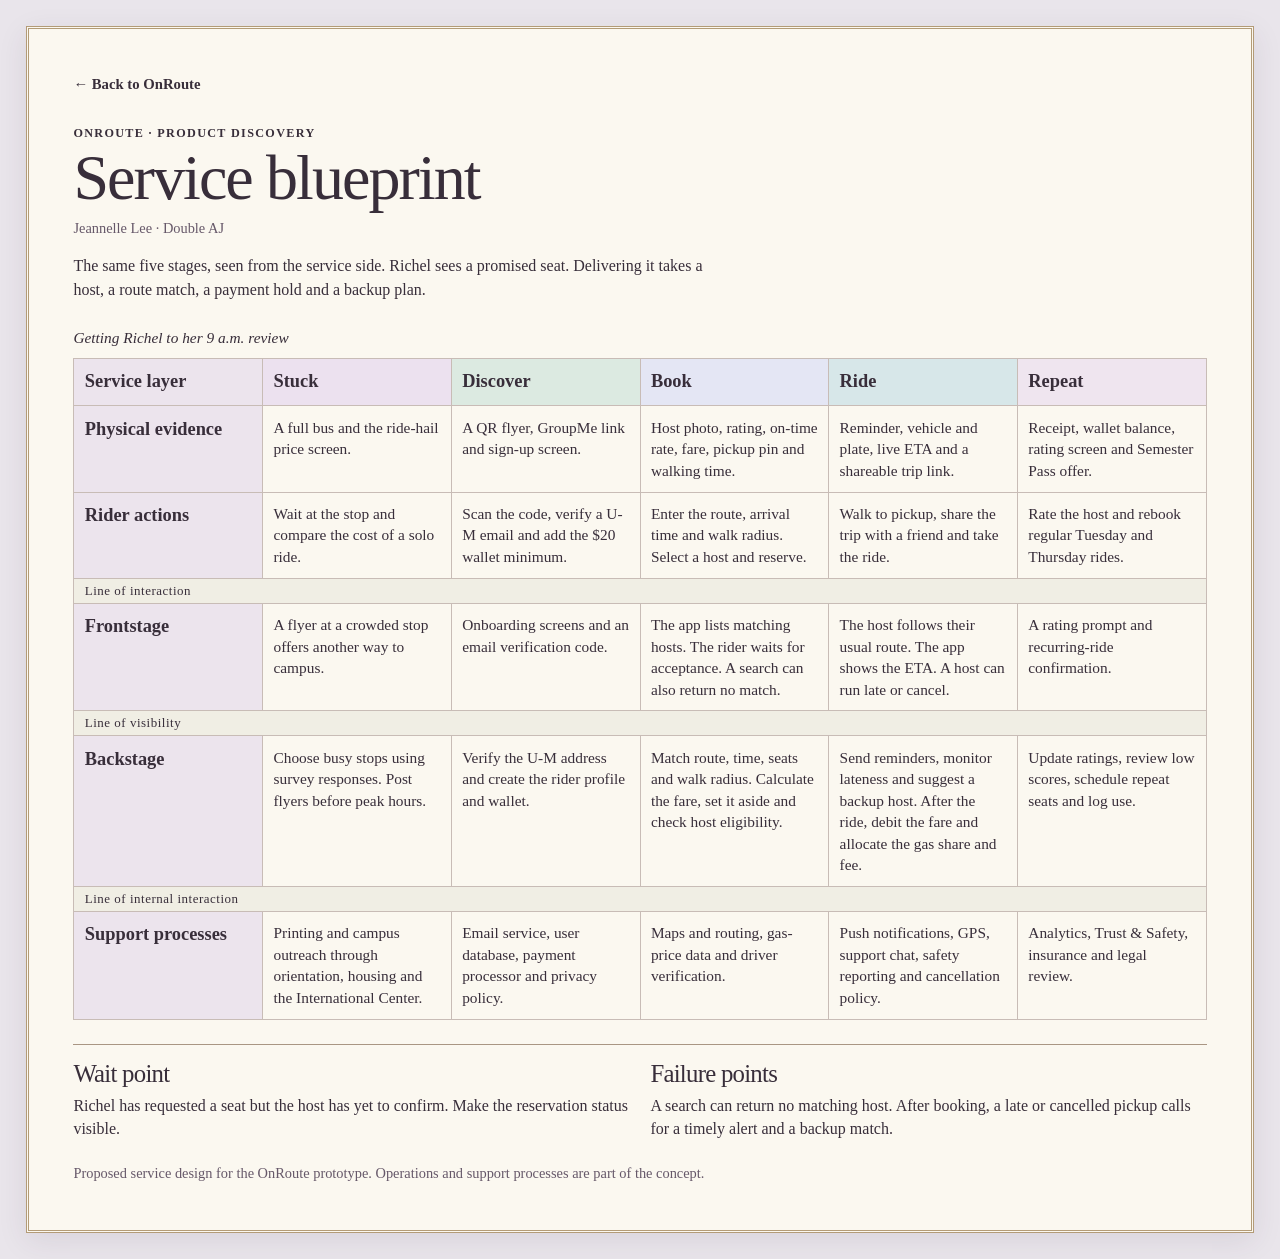
<file: onroute-blueprint.html>
<!doctype html><html lang="en"><head><meta charset="utf-8"><meta name="viewport" content="width=device-width,initial-scale=1"><title>Service blueprint · OnRoute · Jeannelle Lee</title><link rel="stylesheet" href="style.css"><link rel="icon" href="favicon.svg"></head><body class="evidence-sheet"><main class="map-sheet"><nav><a href="onroute.html#design">← Back to OnRoute</a></nav><header><p class="kicker">OnRoute · Product discovery</p><h1>Service blueprint</h1><p class="map-byline">Jeannelle Lee · Double AJ</p></header><p class="map-lead">The same five stages, seen from the service side. Richel sees a promised seat. Delivering it takes a host, a route match, a payment hold and a backup plan.</p><table class="service-matrix"><caption>Getting Richel to her 9 a.m. review</caption><thead><tr><th scope="col">Service layer</th><th scope="col" style="--stage:#ece1ef">Stuck</th><th scope="col" style="--stage:#dceae1">Discover</th><th scope="col" style="--stage:#e4e6f4">Book</th><th scope="col" style="--stage:#d7e7e9">Ride</th><th scope="col" style="--stage:#efe5ef">Repeat</th></tr></thead><tbody><tr><th scope="row">Physical evidence</th><td>A full bus and the ride-hail price screen.</td><td>A QR flyer, GroupMe link and sign-up screen.</td><td>Host photo, rating, on-time rate, fare, pickup pin and walking time.</td><td>Reminder, vehicle and plate, live ETA and a shareable trip link.</td><td>Receipt, wallet balance, rating screen and Semester Pass offer.</td></tr><tr><th scope="row">Rider actions</th><td>Wait at the stop and compare the cost of a solo ride.</td><td>Scan the code, verify a U-M email and add the $20 wallet minimum.</td><td>Enter the route, arrival time and walk radius. Select a host and reserve.</td><td>Walk to pickup, share the trip with a friend and take the ride.</td><td>Rate the host and rebook regular Tuesday and Thursday rides.</td></tr><tr class="boundary"><td colspan="6">Line of interaction</td></tr><tr><th scope="row">Frontstage</th><td>A flyer at a crowded stop offers another way to campus.</td><td>Onboarding screens and an email verification code.</td><td>The app lists matching hosts. The rider waits for acceptance. A search can also return no match.</td><td>The host follows their usual route. The app shows the ETA. A host can run late or cancel.</td><td>A rating prompt and recurring-ride confirmation.</td></tr><tr class="boundary"><td colspan="6">Line of visibility</td></tr><tr><th scope="row">Backstage</th><td>Choose busy stops using survey responses. Post flyers before peak hours.</td><td>Verify the U-M address and create the rider profile and wallet.</td><td>Match route, time, seats and walk radius. Calculate the fare, set it aside and check host eligibility.</td><td>Send reminders, monitor lateness and suggest a backup host. After the ride, debit the fare and allocate the gas share and fee.</td><td>Update ratings, review low scores, schedule repeat seats and log use.</td></tr><tr class="boundary"><td colspan="6">Line of internal interaction</td></tr><tr><th scope="row">Support processes</th><td>Printing and campus outreach through orientation, housing and the International Center.</td><td>Email service, user database, payment processor and privacy policy.</td><td>Maps and routing, gas-price data and driver verification.</td><td>Push notifications, GPS, support chat, safety reporting and cancellation policy.</td><td>Analytics, Trust & Safety, insurance and legal review.</td></tr></tbody></table><div class="matrix-by-stage"><details open><summary style="--stage:#ece1ef">Stuck</summary><dl><dt>Physical evidence</dt><dd>A full bus and the ride-hail price screen.</dd><dt>Rider actions</dt><dd>Wait at the stop and compare the cost of a solo ride.</dd><dt>Frontstage</dt><dd>A flyer at a crowded stop offers another way to campus.</dd><dt>Backstage</dt><dd>Choose busy stops using survey responses. Post flyers before peak hours.</dd><dt>Support processes</dt><dd>Printing and campus outreach through orientation, housing and the International Center.</dd></dl></details><details ><summary style="--stage:#dceae1">Discover</summary><dl><dt>Physical evidence</dt><dd>A QR flyer, GroupMe link and sign-up screen.</dd><dt>Rider actions</dt><dd>Scan the code, verify a U-M email and add the $20 wallet minimum.</dd><dt>Frontstage</dt><dd>Onboarding screens and an email verification code.</dd><dt>Backstage</dt><dd>Verify the U-M address and create the rider profile and wallet.</dd><dt>Support processes</dt><dd>Email service, user database, payment processor and privacy policy.</dd></dl></details><details ><summary style="--stage:#e4e6f4">Book</summary><dl><dt>Physical evidence</dt><dd>Host photo, rating, on-time rate, fare, pickup pin and walking time.</dd><dt>Rider actions</dt><dd>Enter the route, arrival time and walk radius. Select a host and reserve.</dd><dt>Frontstage</dt><dd>The app lists matching hosts. The rider waits for acceptance. A search can also return no match.</dd><dt>Backstage</dt><dd>Match route, time, seats and walk radius. Calculate the fare, set it aside and check host eligibility.</dd><dt>Support processes</dt><dd>Maps and routing, gas-price data and driver verification.</dd></dl></details><details ><summary style="--stage:#d7e7e9">Ride</summary><dl><dt>Physical evidence</dt><dd>Reminder, vehicle and plate, live ETA and a shareable trip link.</dd><dt>Rider actions</dt><dd>Walk to pickup, share the trip with a friend and take the ride.</dd><dt>Frontstage</dt><dd>The host follows their usual route. The app shows the ETA. A host can run late or cancel.</dd><dt>Backstage</dt><dd>Send reminders, monitor lateness and suggest a backup host. After the ride, debit the fare and allocate the gas share and fee.</dd><dt>Support processes</dt><dd>Push notifications, GPS, support chat, safety reporting and cancellation policy.</dd></dl></details><details ><summary style="--stage:#efe5ef">Repeat</summary><dl><dt>Physical evidence</dt><dd>Receipt, wallet balance, rating screen and Semester Pass offer.</dd><dt>Rider actions</dt><dd>Rate the host and rebook regular Tuesday and Thursday rides.</dd><dt>Frontstage</dt><dd>A rating prompt and recurring-ride confirmation.</dd><dt>Backstage</dt><dd>Update ratings, review low scores, schedule repeat seats and log use.</dd><dt>Support processes</dt><dd>Analytics, Trust & Safety, insurance and legal review.</dd></dl></details></div><div class="map-notes"><section><h2>Wait point</h2><p>Richel has requested a seat but the host has yet to confirm. Make the reservation status visible.</p></section><section><h2>Failure points</h2><p>A search can return no matching host. After booking, a late or cancelled pickup calls for a timely alert and a backup match.</p></section></div><p class="map-source">Proposed service design for the OnRoute prototype. Operations and support processes are part of the concept.</p></main></body></html>
</file>
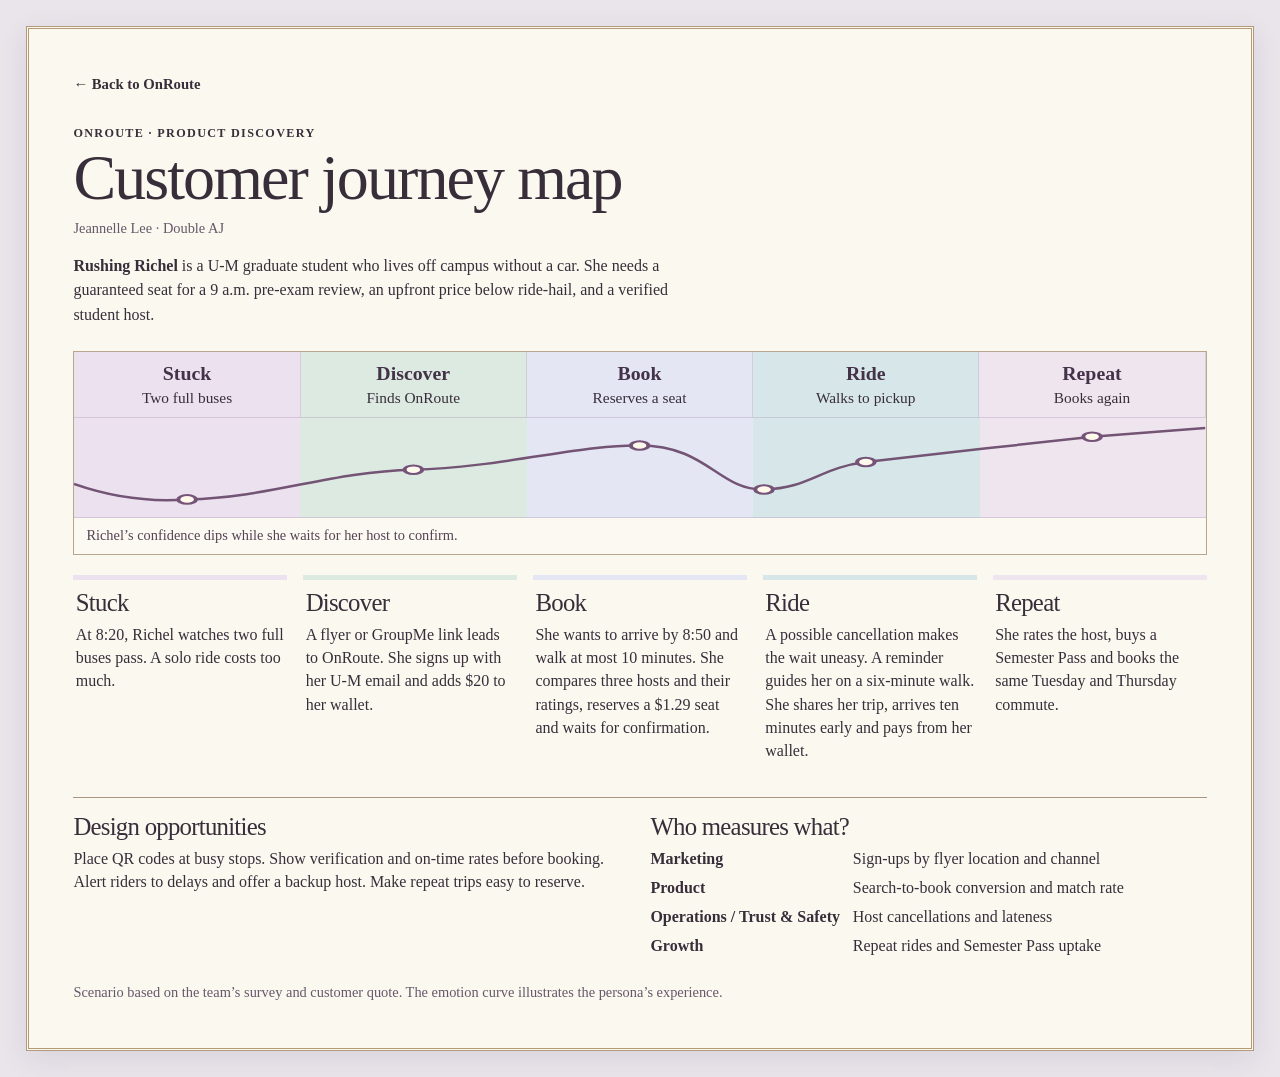
<file: onroute-journey.html>
<!doctype html><html lang="en"><head><meta charset="utf-8"><meta name="viewport" content="width=device-width,initial-scale=1"><title>Customer journey map · OnRoute · Jeannelle Lee</title><link rel="stylesheet" href="style.css"><link rel="icon" href="favicon.svg"></head><body class="evidence-sheet"><main class="map-sheet"><nav><a href="onroute.html#journey">← Back to OnRoute</a></nav><header><p class="kicker">OnRoute · Product discovery</p><h1>Customer journey map</h1><p class="map-byline">Jeannelle Lee · Double AJ</p></header><p class="map-lead"><strong>Rushing Richel</strong> is a U-M graduate student who lives off campus without a car. She needs a guaranteed seat for a 9 a.m. pre-exam review, an upfront price below ride-hail, and a verified student host.</p><figure class="richel-journey"><div class="stage-ribbon"><div style="--stage:#ece1ef"><b>Stuck</b><span>Two full buses</span></div><div style="--stage:#dceae1"><b>Discover</b><span>Finds OnRoute</span></div><div style="--stage:#e4e6f4"><b>Book</b><span>Reserves a seat</span></div><div style="--stage:#d7e7e9"><b>Ride</b><span>Walks to pickup</span></div><div style="--stage:#efe5ef"><b>Repeat</b><span>Books again</span></div></div><div class="feeling-line"><svg viewBox="0 0 500 90" preserveAspectRatio="none" role="img" aria-label="Richel’s confidence rises at booking, dips while waiting for the host, then recovers at pickup and on repeat rides."><path d="M0 60 Q25 78 50 74 C88 72 112 49 150 47 S225 24 250 25 C280 25 285 66 305 65 S330 45 350 40 S424 23 450 17 L500 9" fill="none" vector-effect="non-scaling-stroke" stroke="#735475" stroke-width="2.5"/><circle cx="50" cy="74" r="3.9" fill="#fff9eb" stroke="#755378" stroke-width="1.8"/><circle cx="150" cy="47" r="3.9" fill="#fff9eb" stroke="#755378" stroke-width="1.8"/><circle cx="250" cy="25" r="3.9" fill="#fff9eb" stroke="#755378" stroke-width="1.8"/><circle cx="305" cy="65" r="3.9" fill="#fff9eb" stroke="#755378" stroke-width="1.8"/><circle cx="350" cy="40" r="3.9" fill="#fff9eb" stroke="#755378" stroke-width="1.8"/><circle cx="450" cy="17" r="3.9" fill="#fff9eb" stroke="#755378" stroke-width="1.8"/></svg></div><figcaption>Richel’s confidence dips while she waits for her host to confirm.</figcaption></figure><div class="journey-cards"><section style="--stage:#ece1ef"><h2>Stuck</h2><p>At 8:20, Richel watches two full buses pass. A solo ride costs too much.</p></section><section style="--stage:#dceae1"><h2>Discover</h2><p>A flyer or GroupMe link leads to OnRoute. She signs up with her U-M email and adds $20 to her wallet.</p></section><section style="--stage:#e4e6f4"><h2>Book</h2><p>She wants to arrive by 8:50 and walk at most 10 minutes. She compares three hosts and their ratings, reserves a $1.29 seat and waits for confirmation.</p></section><section style="--stage:#d7e7e9"><h2>Ride</h2><p>A possible cancellation makes the wait uneasy. A reminder guides her on a six-minute walk. She shares her trip, arrives ten minutes early and pays from her wallet.</p></section><section style="--stage:#efe5ef"><h2>Repeat</h2><p>She rates the host, buys a Semester Pass and books the same Tuesday and Thursday commute.</p></section></div><div class="map-notes"><section><h2>Design opportunities</h2><p>Place QR codes at busy stops. Show verification and on-time rates before booking. Alert riders to delays and offer a backup host. Make repeat trips easy to reserve.</p></section><section><h2>Who measures what?</h2><dl><dt>Marketing</dt><dd>Sign-ups by flyer location and channel</dd><dt>Product</dt><dd>Search-to-book conversion and match rate</dd><dt>Operations / Trust &amp; Safety</dt><dd>Host cancellations and lateness</dd><dt>Growth</dt><dd>Repeat rides and Semester Pass uptake</dd></dl></section></div><p class="map-source">Scenario based on the team’s survey and customer quote. The emotion curve illustrates the persona’s experience.</p></main></body></html>
</file>
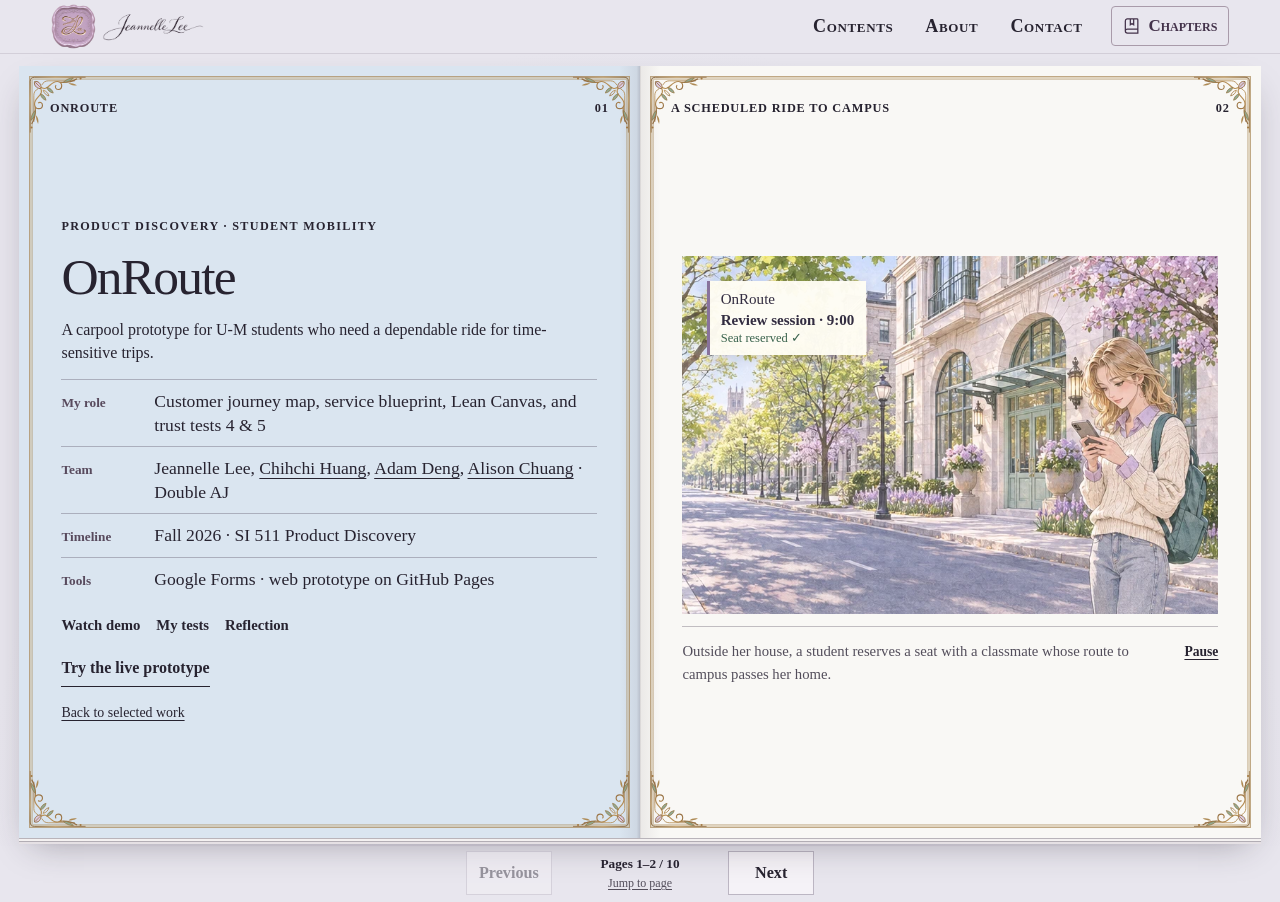
<file: onroute.html>
<!doctype html>
<html lang="en"><head><meta charset="utf-8"><meta name="viewport" content="width=device-width,initial-scale=1"><title>OnRoute · Jeannelle Lee</title>
<meta name="description" content="Jeannelle Lee's product portfolio. Explore product management, development, and interaction design case studies.">
<link rel="stylesheet" href="style.css"><link rel="stylesheet" href="reader-nav.css"><link rel="icon" href="favicon.svg"><script src="reader.js?v=chapters1" defer></script><script src="neighbor-swap-motion.js" defer></script><script src="case-media.js?v=delivery-story" defer></script></head>
<body><a class="skip" href="#reader">Skip to magazine</a><header class="mast"><a class="wordmark" href="index.html#cover" aria-label="Jeannelle Lee · Portfolio cover"><img src="images/jeannelle-lee-garden-seal.svg" width="256" height="256" alt=""><img class="brand-signature" src="images/jeannelle-lee-signature.png" width="2166" height="710" alt=""></a><div class="mast-links"><nav aria-label="Magazine navigation"><a href="index.html#work">Contents</a><a href="index.html#about">About</a><a href="index.html#contact">Contact</a></nav><button class="index-trigger" type="button" aria-label="Chapter index" aria-haspopup="dialog" aria-controls="chapter-index"><svg aria-hidden="true" width="20" height="20" viewBox="0 0 24 24" fill="none" stroke="currentColor" stroke-width="1.5" stroke-linecap="round"><path d="M6 3.5h12a1 1 0 0 1 1 1v16H6.5A2.5 2.5 0 0 1 4 18V6a2.5 2.5 0 0 1 2-2.5ZM4 18c0-1.4 1.2-2.4 2.6-2.4H19M10 4v6.5l2-1.5 2 1.5V4"/></svg><span>Chapters</span></button></div></header>
<main class="desk" id="reader" tabindex="-1"><div class="binding"><section class="paper blue opener" id="overview" data-label="OnRoute" aria-label="OnRoute, page 1"><div class="page-frame" aria-hidden="true"><i></i><i></i><i></i><i></i></div><div class="paper-inner"><div class="running"><span>OnRoute</span><span>01</span></div><div class="page-content"><p class="kicker">Product discovery · Student mobility</p><h1 class="display">OnRoute</h1><p class="intro">A carpool prototype for U-M students who need a dependable ride for time-sensitive trips.</p><dl class="field-notes"><div><dt>My role</dt><dd>Customer journey map, service blueprint, Lean Canvas, and trust tests 4 &amp; 5</dd></div><div><dt>Team</dt><dd>Jeannelle Lee, <a href="https://joanuser.github.io/personal_website/">Chihchi Huang</a>, <a href="https://ieeexplore.ieee.org/author/102986871716345">Adam Deng</a>, <a href="https://www.linkedin.com/in/yun-chen-chuang/">Alison Chuang</a> · Double AJ</dd></div><div><dt>Timeline</dt><dd>Fall 2026 · SI 511 Product Discovery</dd></div><div><dt>Tools</dt><dd>Google Forms · web prototype on GitHub Pages</dd></div></dl><nav class="chapter-links" aria-label="Case study chapters"><a href="#demo">Watch demo</a><a href="#section-2">My tests</a><a href="#reflection">Reflection</a></nav><a class="action" href="https://qy-deng.github.io/OnRoute_Mini_Prototype/">Try the live prototype</a><a class="backlink" href="index.html#onroute">Back to selected work</a></div></div></section>
<section class="paper art-page blue" id="project-view" data-label="A scheduled ride to campus" aria-label="A scheduled ride to campus, page 2"><div class="page-frame" aria-hidden="true"><i></i><i></i><i></i><i></i></div><div class="paper-inner"><div class="running"><span>A scheduled ride to campus</span><span>02</span></div><div class="page-content"><figure class="ride-plate">
  <div class="manhwa-stage" role="img" aria-label="A blonde U-M student reserves a seat outside her home. Her classmate pulls up in a lavender car and they share the trip to campus.">
    <img class="ride-base" src="images/ride-booking.webp" alt="">
    <img class="ride-sprite" src="images/ride-sedan.webp" alt="">
    <img class="ride-cut ride-meeting" src="images/ride-meeting.webp" alt="">
    <img class="ride-cut ride-shared" src="images/ride-shared.webp" alt="">
    <img class="ride-cut ride-campus" src="images/ride-campus.webp" alt="">
    <div class="ride-reservation"><span>OnRoute</span><strong>Review session · 9:00</strong><small>Seat reserved ✓</small></div>
  </div>
  <figcaption class="swap-legend"><span class="swap-caption">A student reserves a seat on a classmate’s existing route to campus.</span><button class="swap-playback" type="button" hidden>Pause</button></figcaption>
</figure></div></div></section>
<section class="paper story" id="section-1" data-label="Problem &amp; research" aria-label="Problem &amp; research, page 3"><div class="page-frame" aria-hidden="true"><i></i><i></i><i></i><i></i></div><div class="paper-inner"><div class="running"><span>Problem & research</span><span>03</span></div><div class="page-content"><h2 class="display">A free seat is only useful if you can board.</h2><p class="intro">In our bilingual survey, 17 written incidents described full or unreliable buses. A missed pre-exam review carried a different cost from a slow trip home.</p><dl class="field-notes"><div><dt>The sample</dt><dd>46 U-M students answered in English or Chinese, October 3–13, 2026. 35 had no regular access to a car.</dd></div><div><dt>A limit</dt><dd>41 of the 46 were graduate students. I would recruit more undergraduates before treating this as a campus-wide pattern.</dd></div></dl></div></div></section>
<section class="paper blue story" id="journey" data-label="My customer journey map" aria-label="My customer journey map, page 4"><div class="page-frame" aria-hidden="true"><i></i><i></i><i></i><i></i></div><div class="paper-inner"><div class="running"><span>My customer journey map</span><span>04</span></div><div class="page-content"><h2 class="display">The worry returns after booking.</h2><p class="intro">I mapped Richel’s trip to a 9 a.m. review. A verified $1.29 seat looks reassuring, but she still needs to know her host will show up.</p><figure class="richel-journey"><div class="stage-ribbon"><div style="--stage:#ece1ef"><b>Stuck</b><span>Two full buses</span></div><div style="--stage:#dceae1"><b>Discover</b><span>Finds OnRoute</span></div><div style="--stage:#e4e6f4"><b>Book</b><span>Reserves a seat</span></div><div style="--stage:#d7e7e9"><b>Ride</b><span>Walks to pickup</span></div><div style="--stage:#efe5ef"><b>Repeat</b><span>Books again</span></div></div><div class="feeling-line"><svg viewBox="0 0 500 90" preserveAspectRatio="none" role="img" aria-label="Richel’s confidence rises at booking, dips while waiting for the host, then recovers at pickup and on repeat rides."><path d="M0 60 Q25 78 50 74 C88 72 112 49 150 47 S225 24 250 25 C280 25 285 66 305 65 S330 45 350 40 S424 23 450 17 L500 9" fill="none" vector-effect="non-scaling-stroke" stroke="#735475" stroke-width="2.5"/><circle cx="50" cy="74" r="3.9" fill="#fff9eb" stroke="#755378" stroke-width="1.8"/><circle cx="150" cy="47" r="3.9" fill="#fff9eb" stroke="#755378" stroke-width="1.8"/><circle cx="250" cy="25" r="3.9" fill="#fff9eb" stroke="#755378" stroke-width="1.8"/><circle cx="305" cy="65" r="3.9" fill="#fff9eb" stroke="#755378" stroke-width="1.8"/><circle cx="350" cy="40" r="3.9" fill="#fff9eb" stroke="#755378" stroke-width="1.8"/><circle cx="450" cy="17" r="3.9" fill="#fff9eb" stroke="#755378" stroke-width="1.8"/></svg></div><figcaption>Richel’s confidence dips while she waits for her host to confirm.</figcaption></figure><a class="action" href="onroute-journey.html">Open full journey map</a></div></div></section>
<section class="paper story" id="design" data-label="My service blueprint &amp; Lean Canvas" aria-label="My service blueprint &amp; Lean Canvas, page 5"><div class="page-frame" aria-hidden="true"><i></i><i></i><i></i><i></i></div><div class="paper-inner"><div class="running"><span>My service blueprint & Lean Canvas</span><span>05</span></div><div class="page-content"><h2 class="display">What keeps a seat available?</h2><figure class="handoff-sample"><figcaption>A booked ride · from rider to support</figcaption><dl><div><dt>Rider</dt><dd>Reserves a seat and waits for confirmation.</dd></div><div><dt>Frontstage</dt><dd>The host accepts. The app shows the pickup pin and ETA.</dd></div><div><dt>Backstage</dt><dd>OnRoute holds the fare and suggests a backup if the host is late.</dd></div><div><dt>Support</dt><dd>Routing, notifications and safety reporting keep the handoff working.</dd></div></dl></figure><a class="action" href="onroute-blueprint.html">Open full service blueprint</a><dl class="field-notes"><div><dt>My Lean Canvas</dt><dd>A gas share gives hosts a reason to return. A booking fee or Semester Pass could fund the service. I would track matches, on-time arrivals and repeat bookings on both sides.</dd></div></dl></div></div></section>
<section class="paper mint story" id="section-2" data-label="My trust tests" aria-label="My trust tests, page 6"><div class="page-frame" aria-hidden="true"><i></i><i></i><i></i><i></i></div><div class="paper-inner"><div class="running"><span>My trust tests</span><span>06</span></div><div class="page-content"><h2 class="display">Trust runs in both directions.</h2><p class="intro">I ran trust tests 4 and 5 to see what each side would accept as proof.</p><dl class="field-notes"><div><dt>Test 4 · Riders</dt><dd>4 of 6 would book with a verified stranger. Promising, but too few to establish demand.</dd></div><div><dt>Test 5 · Hosts</dt><dd>3 of 6 would upload a license and insurance. Our upload assumption fell short.</dd></div><div><dt>Design response</dt><dd>We proposed third-party verification so hosts could prove eligibility without OnRoute storing their documents.</dd></div></dl></div></div></section>
<section class="paper story" id="section-3" data-label="Team decision" aria-label="Team decision, page 7"><div class="page-frame" aria-hidden="true"><i></i><i></i><i></i><i></i></div><div class="paper-inner"><div class="running"><span>Team decision</span><span>07</span></div><div class="page-content"><h2 class="display">Reserve before the bus is late.</h2><p class="intro">We chose campus commutes over grocery and airport trips. Classes recur, and a missed exam is costly.</p><figure class="intent-chart"><figcaption>Students who said they would pay · 10 tested</figcaption><div><span>When the bus was late</span><b>2 / 10</b><i style="--share:20%"></i></div><div><span>Before an exam</span><b>10 / 10</b><i style="--share:100%"></i></div></figure><dl class="field-notes"><div><dt>The pivot</dt><dd>8 of 12 routes overlapped. We prioritized recurring bookings for time-critical trips. Actual paid demand still needs a pilot.</dd></div></dl></div></div></section>
<section class="paper blue story" id="demo" data-label="Prototype walkthrough" aria-label="Prototype walkthrough, page 8"><div class="page-frame" aria-hidden="true"><i></i><i></i><i></i><i></i></div><div class="paper-inner"><div class="running"><span>Prototype walkthrough</span><span>08</span></div><div class="page-content"><h2 class="display">Booking and backup rides</h2><div class="video-chapter-layout"><figure><video class="case-video" controls playsinline preload="none" poster="images/ride-booking.webp" aria-label="OnRoute prototype walkthrough presented by developer Adam Deng"><source src="onroute-presentation.mp4" type="video/mp4"></video><figcaption class="demo-meta">4:46 · Presented by Adam Deng, prototype developer</figcaption></figure><div class="video-controls"><div class="demo-cues"><button type="button" data-time="94">1:34 · Matches</button><button type="button" data-time="142">2:22 · Booking</button><button type="button" data-time="190">3:10 · Backup</button><button type="button" data-time="235">3:55 · Host view</button></div><a class="action" href="https://qy-deng.github.io/OnRoute_Mini_Prototype/">Try the OnRoute prototype</a></div></div></div></div></section>
<section class="paper story" id="reflection" data-label="Outcomes &amp; reflection" aria-label="Outcomes &amp; reflection, page 9"><div class="page-frame" aria-hidden="true"><i></i><i></i><i></i><i></i></div><div class="paper-inner"><div class="running"><span>Outcomes & reflection</span><span>09</span></div><div class="page-content"><h2 class="display">From stated intent to real rides</h2><p class="intro">The prototype supports search, booking, trip changes, and host posts. On-time arrivals and repeat hosting still need field testing.</p><dl class="field-notes"><div><dt>What I learned</dt><dd>A rider wanting reassurance and a host wanting privacy are both expressing a need for trust. I would test those needs together earlier.</dd></div><div><dt>What I would do next</dt><dd>Run a paid, manually matched pilot on one recurring route. Record the requested arrival time, actual arrival, unmatched requests, and repeat bookings on both sides.</dd></div></dl></div></div></section>
<section class="paper art-page blue" id="decision" data-label="From question to prototype" aria-label="From question to prototype, page 10"><div class="page-frame" aria-hidden="true"><i></i><i></i><i></i><i></i></div><div class="paper-inner"><div class="running"><span>From question to prototype</span><span>10</span></div><div class="page-content"><figure class="case-art"><img src="images/ride-campus.webp" alt="The two students reach a campus building with a stone arcade"><figcaption>The next milestone is a completed, on-time ride in the field.</figcaption></figure><div class="end-nav"><a class="action" href="index.html#onroute">Back to selected work</a><a class="action" href="pm-studio.html">Next case · PM Studio</a></div></div></div></section></div></main>
<footer class="controls" aria-label="Page navigation"><button id="prev" type="button">Previous</button><div class="readout"><button id="jump-trigger" aria-haspopup="dialog" aria-controls="page-jump" type="button"><span id="position" aria-live="polite"></span><small>Jump to page</small></button></div><button id="next" type="button">Next</button></footer>
<dialog id="chapter-index" aria-labelledby="index-title"><header class="nav-dialog-head"><h2 id="index-title">Chapter index</h2><button type="button" data-dismiss aria-label="Close chapter index" autofocus>×</button></header><div class="index-scroll"><details class="index-group" ><summary>Portfolio</summary><ol><li><a href="index.html#cover"><span>Cover</span><span class="index-folio">01</span></a></li><li><a href="index.html#portrait"><span>Portrait</span><span class="index-folio">02</span></a></li><li><a href="index.html#work"><span>Contents</span><span class="index-folio">03</span></a></li><li><a href="index.html#project-plates"><span>Project illustrations</span><span class="index-folio">04</span></a></li><li><a href="index.html#carelift"><span>CareLift</span><span class="index-folio">05</span></a></li><li><a href="index.html#carelift-plate"><span>CareLift in motion</span><span class="index-folio">06</span></a></li><li><a href="index.html#neighbor-swap"><span>Neighbor Swap</span><span class="index-folio">07</span></a></li><li><a href="index.html#neighbor-swap-plate"><span>Neighbor Swap in motion</span><span class="index-folio">08</span></a></li><li><a href="index.html#onroute"><span>OnRoute</span><span class="index-folio">09</span></a></li><li><a href="index.html#onroute-plate"><span>OnRoute in motion</span><span class="index-folio">10</span></a></li><li><a href="index.html#pm-studio"><span>PM Studio</span><span class="index-folio">11</span></a></li><li><a href="index.html#pm-studio-plate"><span>PM Studio Projects</span><span class="index-folio">12</span></a></li><li><a href="index.html#about"><span>About & experience</span><span class="index-folio">13</span></a></li><li><a href="index.html#background"><span>Education & interests</span><span class="index-folio">14</span></a></li><li><a href="index.html#contact"><span>Coffee invitation</span><span class="index-folio">15</span></a></li><li><a href="index.html#resume"><span>Résumé</span><span class="index-folio">16</span></a></li></ol></details><details class="index-group" ><summary>CareLift</summary><ol><li><a href="carelift.html#overview"><span>Overview</span><span class="index-folio">01</span></a></li><li><a href="carelift.html#project-view"><span>A refill in rural Michigan</span><span class="index-folio">02</span></a></li><li><a href="carelift.html#section-1"><span><small>The problem</small>How can Margaret get her refill without a ride?</span><span class="index-folio">03</span></a></li><li><a href="carelift.html#handoff"><span>The delivery network</span><span class="index-folio">04</span></a></li><li><a href="carelift.html#section-2"><span><small>Product decision</small>One order, three views.</span><span class="index-folio">05</span></a></li><li><a href="carelift.html#section-3"><span><small>What comes next</small>Prove the handoff in one town.</span><span class="index-folio">06</span></a></li></ol></details><details class="index-group" ><summary>Neighbor Swap</summary><ol><li><a href="neighbor-swap.html#overview"><span>Overview</span><span class="index-folio">01</span></a></li><li><a href="neighbor-swap.html#project-view"><span>At the neighborhood café</span><span class="index-folio">02</span></a></li><li><a href="neighbor-swap.html#section-1"><span><small>The exchange</small>A drill for a video call.</span><span class="index-folio">03</span></a></li><li><a href="neighbor-swap.html#section-2"><span><small>Choosing a channel</small>Start with a text message.</span><span class="index-folio">04</span></a></li><li><a href="neighbor-swap.html#section-3"><span><small>Interaction design</small>Make “no” easy.</span><span class="index-folio">05</span></a></li><li><a href="neighbor-swap.html#learn"><span><small>Next test</small>Can both people finish the exchange?</span><span class="index-folio">06</span></a></li></ol></details><details class="index-group" open><summary>OnRoute</summary><ol><li><a href="#overview"><span>Overview</span><span class="index-folio">01</span></a></li><li><a href="#project-view"><span>A scheduled ride to campus</span><span class="index-folio">02</span></a></li><li><a href="#section-1"><span><small>Problem &amp; research</small>A free seat is only useful if you can board.</span><span class="index-folio">03</span></a></li><li><a href="#journey"><span><small>My customer journey map</small>The worry returns after booking.</span><span class="index-folio">04</span></a></li><li><a href="#design"><span><small>My service blueprint &amp; Lean Canvas</small>What keeps a seat available?</span><span class="index-folio">05</span></a></li><li><a href="#section-2"><span><small>My trust tests</small>Trust runs in both directions.</span><span class="index-folio">06</span></a></li><li><a href="#section-3"><span><small>Team decision</small>Reserve before the bus is late.</span><span class="index-folio">07</span></a></li><li><a href="#demo"><span><small>Prototype walkthrough</small>Booking and backup rides</span><span class="index-folio">08</span></a></li><li><a href="#reflection"><span><small>Outcomes &amp; reflection</small>From stated intent to real rides</span><span class="index-folio">09</span></a></li><li><a href="#decision"><span>From question to prototype</span><span class="index-folio">10</span></a></li></ol><div class="index-maps"><a href="onroute-journey.html">Full journey map</a><a href="onroute-blueprint.html">Full service blueprint</a></div></details><details class="index-group" ><summary>PM Studio</summary><ol><li><a href="pm-studio.html#overview"><span>Overview</span><span class="index-folio">01</span></a></li><li><a href="pm-studio.html#project-view"><span>Four product decisions</span><span class="index-folio">02</span></a></li><li><a href="pm-studio.html#section-1"><span>Airbnb Work-Ready Stays</span><span class="index-folio">03</span></a></li><li><a href="pm-studio.html#figure-1"><span><small>MVP scope</small>What makes a stay work-ready?</span><span class="index-folio">04</span></a></li><li><a href="pm-studio.html#section-2"><span>SmartHome Pro Away Mode</span><span class="index-folio">05</span></a></li><li><a href="pm-studio.html#figure-2"><span><small>Release sequence</small>The order of releases</span><span class="index-folio">06</span></a></li><li><a href="pm-studio.html#section-3"><span>Surgical Replay XR</span><span class="index-folio">07</span></a></li><li><a href="pm-studio.html#section-4"><span>TikTok · Two jobs, one feed</span><span class="index-folio">08</span></a></li></ol></details></div></dialog>
<dialog id="page-jump" aria-labelledby="jump-title"><header class="nav-dialog-head"><h2 id="jump-title">Jump to page</h2><button type="button" data-dismiss aria-label="Close page finder">×</button></header><form id="jump-form" novalidate><label for="jump-number">Page number <span>(1–10)</span></label><div class="jump-fields"><input id="jump-number" type="text" inputmode="numeric" autocomplete="off" aria-describedby="jump-error" autofocus><button type="submit">Go</button></div><p id="jump-error" role="alert"></p></form></dialog></body></html>
</file>
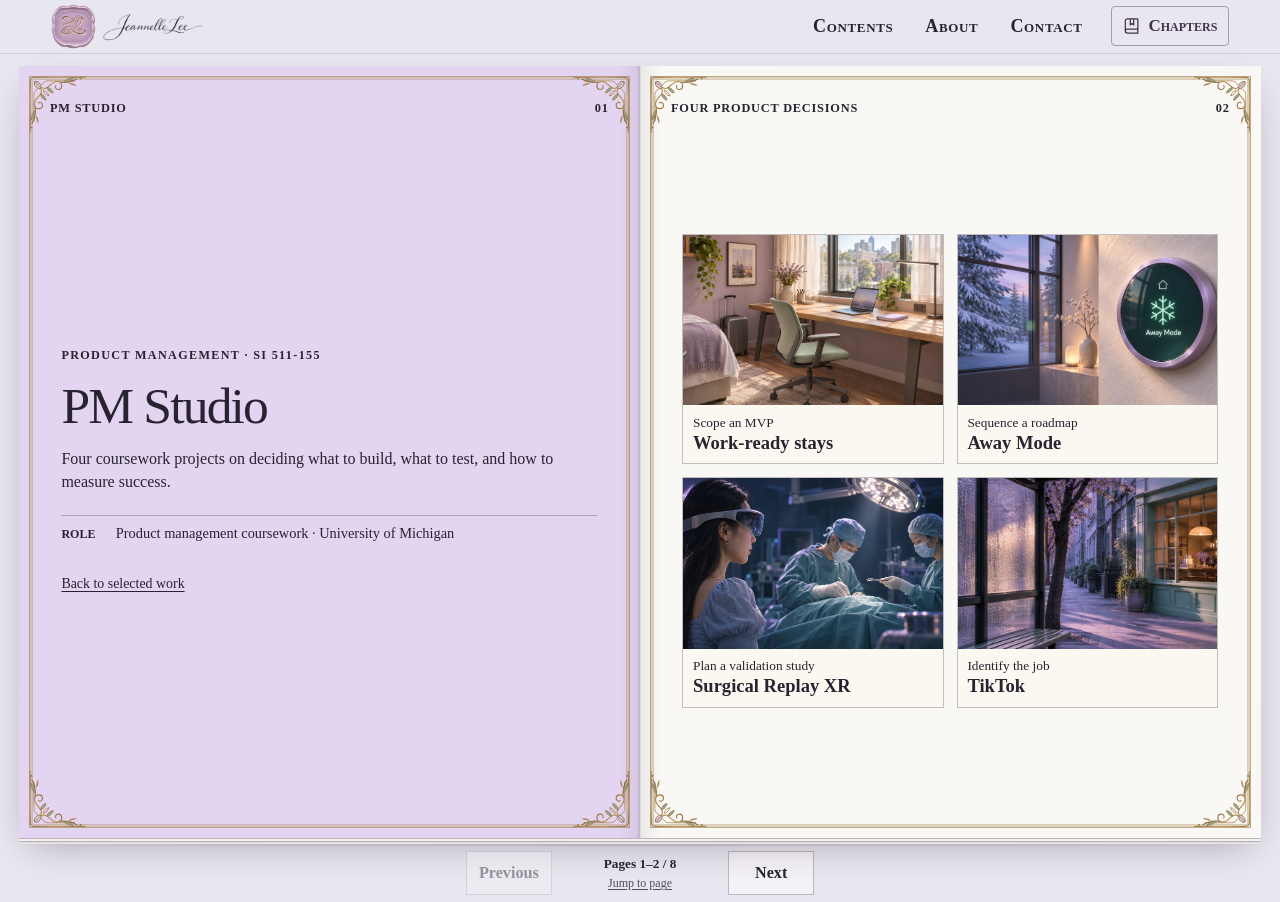
<file: pm-studio.html>
<!doctype html>
<html lang="en"><head><meta charset="utf-8"><meta name="viewport" content="width=device-width,initial-scale=1"><title>PM Studio · Jeannelle Lee</title>
<meta name="description" content="Jeannelle Lee's product portfolio. Explore product management, development, and interaction design case studies.">
<link rel="stylesheet" href="style.css?v=garden-edition"><link rel="stylesheet" href="reader-nav.css"><link rel="icon" href="favicon.svg"><script src="reader.js?v=chapters1" defer></script><script src="neighbor-swap-motion.js" defer></script><script src="xr-replay.js" defer></script></head>
<body><a class="skip" href="#reader">Skip to magazine</a><header class="mast"><a class="wordmark" href="index.html#cover" aria-label="Jeannelle Lee · Portfolio cover"><img src="images/jeannelle-lee-garden-seal.svg" width="256" height="256" alt=""><img class="brand-signature" src="images/jeannelle-lee-signature.png" width="2166" height="710" alt=""></a><div class="mast-links"><nav aria-label="Magazine navigation"><a href="index.html#work">Contents</a><a href="index.html#about">About</a><a href="index.html#contact">Contact</a></nav><button class="index-trigger" type="button" aria-label="Chapter index" aria-haspopup="dialog" aria-controls="chapter-index"><svg aria-hidden="true" width="20" height="20" viewBox="0 0 24 24" fill="none" stroke="currentColor" stroke-width="1.5" stroke-linecap="round"><path d="M6 3.5h12a1 1 0 0 1 1 1v16H6.5A2.5 2.5 0 0 1 4 18V6a2.5 2.5 0 0 1 2-2.5ZM4 18c0-1.4 1.2-2.4 2.6-2.4H19M10 4v6.5l2-1.5 2 1.5V4"/></svg><span>Chapters</span></button></div></header>
<main class="desk" id="reader" tabindex="-1"><div class="binding"><section class="paper lavender opener" id="overview" data-label="PM Studio" aria-label="PM Studio, page 1"><div class="page-frame" aria-hidden="true"><i></i><i></i><i></i><i></i></div><div class="paper-inner"><div class="running"><span>PM Studio</span><span>01</span></div><div class="page-content"><p class="kicker">Product management · SI 511-155</p><h1 class="display">PM Studio</h1><p class="intro">Four coursework projects on deciding what to build, what to test, and how to measure success.</p><dl class="credits"><div><dt>Role</dt><dd>Product management coursework · University of Michigan</dd></div></dl><a class="backlink" href="index.html#pm-studio">Back to selected work</a></div></div></section>
<section class="paper art-page mint" id="project-view" data-label="Four product decisions" aria-label="Four product decisions, page 2"><div class="page-frame" aria-hidden="true"><i></i><i></i><i></i><i></i></div><div class="paper-inner"><div class="running"><span>Four product decisions</span><span>02</span></div><div class="page-content"><div class="decision-index"><a href="#section-1"><img src="images/work-ready-stay.webp" alt=""><span><small>Scope an MVP</small><strong>Work-ready stays</strong></span></a><a href="#section-2"><img src="images/smarthome-away-mode.webp" alt=""><span><small>Sequence a roadmap</small><strong>Away Mode</strong></span></a><a href="#section-3"><img src="images/xr-observer.webp" alt=""><span><small>Plan a validation study</small><strong>Surgical Replay XR</strong></span></a><a href="#section-4"><img src="images/tiktok-cafe.webp" alt=""><span><small>Identify the job</small><strong>TikTok</strong></span></a></div></div></div></section>
<section class="paper story" id="section-1" data-label="PM Studio" aria-label="PM Studio, page 3"><div class="page-frame" aria-hidden="true"><i></i><i></i><i></i><i></i></div><div class="paper-inner"><div class="running"><span>PM Studio</span><span>03</span></div><div class="page-content"><h2 class="display">Airbnb Work-Ready Stays</h2><p class="intro">I used Kano and Jobs to Be Done to scope three essentials for solo business travelers. I recommended testing them with guests and hosts before rollout.</p><figure class="stay-demo" data-scene="scope">
  <a class="stay-hero" href="images/work-ready-stay.webp" aria-label="Enlarge the photograph of the desk and adjustable chair"><svg class="stay-preview" viewBox="0 0 240 138" aria-hidden="true" focusable="false">
  <image href="images/work-ready-stay.webp" width="240" height="138" preserveAspectRatio="xMidYMid slice"/>
  <!-- The phone enters first. Its expanded lock-screen alert has a separate timeline. -->
  <g class="stay-proof stay-phone">
    <rect x="16" y="9" width="63" height="117" rx="11" fill="#211c2b" opacity=".3"/>
    <rect x="13" y="6" width="63" height="117" rx="10" fill="#35313e" stroke="#c8b6cf" stroke-width="1.5"/>
    <rect x="16" y="9" width="57" height="111" rx="8" fill="#c9bdda"/>
    <path d="M16 80q17-20 30-7t27-5v44a8 8 0 0 1-8 8H24a8 8 0 0 1-8-8Z" fill="#b1d3c6"/>
    <path d="M16 92q12-10 29-4t28-8" fill="none" stroke="#ecf4e9" stroke-width="1.1"/>
    <rect x="34" y="12" width="21" height="4" rx="2" fill="#39343f"/>
    <text x="44.5" y="38" text-anchor="middle" font-family="Arial,sans-serif" font-size="16" fill="#423c50">9:41</text>
    <path d="M35 116h19" stroke="#5a5c64" stroke-width="2" stroke-linecap="round"/>
    <g class="stay-notification">
      <rect x="16" y="49" width="105" height="36" rx="6" fill="#292b32" opacity=".23"/>
      <rect x="15" y="46" width="105" height="36" rx="6" fill="#edf7ee" stroke="#83a697" stroke-width=".8"/>
      <text x="20" y="62" font-family="Georgia,serif" font-size="11.5" fill="#26483b">Booking confirmed</text>
      <text x="20" y="74" font-family="Arial,sans-serif" font-size="8.7" fill="#476455">Work-Ready · WR-1042</text>
    </g>
  </g>
  <!-- The itemized paper comes forward after the phone has cleared the photograph. -->
  <g class="stay-proof stay-invoice">
    <rect x="10" y="13" width="107" height="114" rx="2" fill="#372e3e" opacity=".26"/>
    <path d="M7 9h107v115l-5-2-5 2-5-2-5 2-5-2-5 2-5-2-5 2-5-2-5 2-5-2-5 2-5-2-5 2-5-2-5 2-5-2-5 2-5-2-5 2-7-2Z" fill="#fffaf0" stroke="#a69b9d" stroke-width=".8"/>
    <text x="15" y="28" font-family="Georgia,serif" font-size="12.6" fill="#403448">Expense invoice</text>
    <text x="15" y="42" font-family="Arial,sans-serif" font-size="8.4" fill="#635962">WR-1042 · USD</text>
    <path d="M15 49h90m-90 45h90" stroke="#c8bdba" stroke-width=".8"/>
    <g font-family="Arial,sans-serif" font-size="9.5" fill="#514957">
      <text x="15" y="62">2 nights</text><text x="105" y="62" text-anchor="end">$240</text>
      <text x="15" y="75">Service fee</text><text x="105" y="75" text-anchor="end">$18</text>
      <text x="15" y="88">Tax</text><text x="105" y="88" text-anchor="end">$24</text>
    </g>
    <g font-family="Arial,sans-serif" font-size="10" font-weight="bold" fill="#315a49">
      <text x="15" y="111">Total paid</text><text x="105" y="111" text-anchor="end">$282</text>
    </g>
  </g>
  <g class="stay-checklist" transform="translate(123 74)">
    <rect x="1" y="2" width="111" height="58" rx="4" fill="#29222d" opacity=".25"/>
    <rect width="111" height="58" rx="4" fill="#302d39" fill-opacity=".94" stroke="#d5c9df" stroke-width=".7"/>
    <g fill="none" stroke="#b7abbb" stroke-width=".85">
      <rect x="6.5" y="7" width="11" height="11" rx="2"/>
      <rect x="6.5" y="24" width="11" height="11" rx="2"/>
      <rect x="6.5" y="41" width="11" height="11" rx="2"/>
    </g>
    <g fill="none" stroke="#c4f1da" stroke-width="2" stroke-linecap="round" stroke-linejoin="round">
      <path class="pm-check check-a" pathLength="1" d="m8.5 12 3 3 7-8"/>
      <path class="pm-check check-b" pathLength="1" d="m8.5 29 3 3 7-8"/>
      <path class="pm-check check-c" pathLength="1" d="m8.5 46 3 3 7-8"/>
    </g>
    <g fill="#fffaf4" font-family="Arial,sans-serif" font-size="11.7">
      <text x="23" y="16">Workspace</text><text x="23" y="33" font-size="10.9">Fast confirmation</text><text x="23" y="50">Reimbursement</text>
    </g>
  </g>
</svg></a>
  <figcaption><span>Work-Ready Stays · Booking concept</span><button class="stay-replay swap-playback" type="button" hidden>Replay animation</button></figcaption>
</figure>
</div></div></section>
<section class="paper story lavender" id="figure-1" data-label="MVP scope" aria-label="MVP scope, page 4"><div class="page-frame" aria-hidden="true"><i></i><i></i><i></i><i></i></div><div class="paper-inner"><div class="running"><span>MVP scope</span><span>04</span></div><div class="page-content"><h2 class="display">What makes a stay work-ready?</h2>
<div class="stay-options">
  <details class="stay-workspace-step" name="work-trip" open>
    <summary>Workspace</summary>
    <p>A full-depth desk, adjustable chair, task light and outlet within reach make this room practical for a full workday.</p>
  </details>
  <details class="stay-checkout-step" name="work-trip">
    <summary>Fast confirmation</summary>
    <div class="stay-booked"><strong>Booking confirmed</strong><p>On a last-minute work trip, Jordan requests a stay and receives a confirmation on their phone moments later.<br>Ann Arbor · Oct 6–8, 2026 · Confirmation WR-1042</p></div>
  </details>
  <details name="work-trip">
    <summary>Reimbursement</summary>
    <div class="stay-slip">
      <p class="stay-slip-title">Sample company expense report</p>
      <p>Jordan Lee · Fieldwork Studio<br>Client workshop · Ann Arbor<br>Oct 6–8, 2026 · Booking WR-1042 · USD</p>
      <dl>
        <div><dt>Lodging · 2 nights × $120</dt><dd>$240.00</dd></div>
        <div><dt>Service fee</dt><dd>$18.00</dd></div>
        <div><dt>Tax</dt><dd>$24.00</dd></div>
        <div class="stay-total"><dt>Total paid by card</dt><dd>$282.00</dd></div>
      </dl>
      <a class="action" href="work-trip-expense-sample.csv" download>Download sample report (CSV)</a>
    </div>
  </details>
</div>
<a class="action" href="#section-2">Next · Build a roadmap</a></div></div></section>
<section class="paper story" id="section-2" data-label="PM Studio" aria-label="PM Studio, page 5"><div class="page-frame" aria-hidden="true"><i></i><i></i><i></i><i></i></div><div class="paper-inner"><div class="running"><span>PM Studio</span><span>05</span></div><div class="page-content"><h2 class="display">SmartHome Pro Away Mode</h2><p class="intro">I prioritized remote temperature control and freeze protection. The roadmap targets 15% lower heating energy use and 40% adoption among users with connected thermostats.</p><figure class="plate"><a href="images/smarthome-away-mode.webp" aria-label="Enlarge the Away Mode concept rendering"><img src="images/smarthome-away-mode.webp" width="1672" height="941" alt="A lavender-rimmed thermostat displays a mint snowflake beside a window overlooking snow-covered trees."></a><figcaption>Away Mode concept rendering · Freeze protection while the home is empty.</figcaption></figure></div></div></section>
<section class="paper story mint" id="figure-2" data-label="Release sequence" aria-label="Release sequence, page 6"><div class="page-frame" aria-hidden="true"><i></i><i></i><i></i><i></i></div><div class="paper-inner"><div class="running"><span>Release sequence</span><span>06</span></div><div class="page-content"><h2 class="display">The order of releases</h2><figure class="release-map"><figcaption>Proposed release order</figcaption><ol><li><strong>Protect</strong><i aria-hidden="true"></i><span>Remote climate control and freeze protection for an empty home.</span></li><li><strong>Automate</strong><i aria-hidden="true"></i><span>Routines once the core controls are dependable.</span></li><li><strong>Optimize</strong><i aria-hidden="true"></i><span>Budgeting and seasonal adjustments.</span></li></ol></figure><a class="action" href="#section-3">Next · Plan the XR study</a></div></div></section>
<section class="paper story" id="section-3" data-label="PM Studio" aria-label="PM Studio, page 7"><div class="page-frame" aria-hidden="true"><i></i><i></i><i></i><i></i></div><div class="paper-inner"><div class="running"><span>PM Studio</span><span>07</span></div><div class="page-content"><h2 class="display">Surgical Replay XR</h2><p class="intro">Could a surgeon show a resident the depth and angles a flat recording misses? I proposed two tests. First, manually reconstruct three de-identified cases to check clarity in a headset. Then, interview 10 attending surgeons about how they review cases today.</p><figure class="xr-demo"><svg class="xr-view" viewBox="0 0 240 138" role="img" aria-label="An illustrated concept replay moves from Jeannelle observing through a visor to her view of the surgical team working in the operating room.">
  <image class="xr-shot xr-observer" href="images/xr-observer.webp" width="240" height="138" preserveAspectRatio="xMidYMid slice"/>
  <image class="xr-shot xr-room" href="images/xr-operating-room.webp" width="240" height="138" preserveAspectRatio="xMidYMid slice"/>
  <image class="xr-shot xr-handoff" href="images/xr-team-detail.webp" width="240" height="138" preserveAspectRatio="xMidYMid slice"/>
</svg><figcaption><label>Simulated operating room · concept replay <input type="range" min="0" max="8000" step="10" value="0" aria-label="Scrub concept replay"></label><button type="button" class="xr-playback">Play</button></figcaption></figure></div></div></section>
<section class="paper story" id="section-4" data-label="PM Studio" aria-label="PM Studio, page 8"><div class="page-frame" aria-hidden="true"><i></i><i></i><i></i><i></i></div><div class="paper-inner"><div class="running"><span>PM Studio</span><span>08</span></div><div class="page-content"><h2 class="display">TikTok · Two jobs, one feed</h2><p class="intro">A bus-stop scroll can outlast the break. A café search succeeds when you find a place and leave. I proposed Session Goals for these two different jobs.</p><figure class="jobs-demo" data-scene="jobs"><svg class="jobs-view" viewBox="0 0 300 172" role="img" aria-label="Two illustrative TikTok sessions. A five-minute break stretches to twenty. A traveler searching for a quiet café saves a place and closes the app.">
  <defs><linearGradient id="jt-shade"><stop stop-color="#231f32" stop-opacity=".94"/><stop offset=".50" stop-color="#2b283a" stop-opacity=".77"/><stop offset="1" stop-color="#312b40" stop-opacity=".12"/></linearGradient></defs>
  <image href="images/tiktok-cafe.webp" width="300" height="172" preserveAspectRatio="xMidYMid slice"/>
  <rect width="300" height="172" fill="url(#jt-shade)"/>
  <g class="jt-handset"><g transform="translate(193 9)">
    <rect x="2" y="3" width="85" height="155" rx="12" fill="#25212d" opacity=".4"/>
    <rect width="85" height="155" rx="12" fill="#302e39" stroke="#ddcfe5" stroke-width="1.7"/>
    <svg x="4" y="5" width="77" height="144" viewBox="0 0 77 144" overflow="hidden">
      <g class="jt-reels">
        <image width="77" height="144" href="images/tiktok-latte.webp" preserveAspectRatio="xMidYMid slice"/>
        <image y="144" width="77" height="144" href="images/tiktok-lake.webp" preserveAspectRatio="xMidYMid slice"/>
        <image y="288" width="77" height="144" href="images/tiktok-cafe.webp" preserveAspectRatio="xMidYMid slice"/>
      </g>
      <g font-family="Arial,sans-serif" fill="white">
        <rect width="77" height="23" fill="#272130" opacity=".74"/>
        <text x="6" y="17" font-size="11" font-weight="bold">For You</text>
        <path d="M63 94q-7-7-9-1-1 5 9 11 10-7 8-11-2-6-8 1" fill="#fff5f4"/>
        <path d="M7 130h31m-31 4h18" stroke="#fff9f2" stroke-width="2" stroke-linecap="round"/>
      </g>
      <g class="jt-search-ui">
        <rect width="77" height="144" fill="#f3f3e9"/>
        <rect x="3" y="10" width="71" height="19" rx="6" fill="#dfd6e8"/>
        <g fill="none" stroke="#55465d" stroke-width="1.4"><circle cx="11" cy="18" r="3"/><path d="m13 20 3 3"/></g>
        <text x="19" y="22" font-family="Arial,sans-serif" font-size="9.5" fill="#392c43">quiet café</text>
        <g class="jt-result">
          <image x="3" y="34" width="71" height="58" href="images/tiktok-cafe.webp" preserveAspectRatio="xMaxYMid slice"/>
          <g font-family="Arial,sans-serif" fill="#324638"><text x="5" y="106" font-size="11.5" font-weight="bold">Corner Café</text><text x="5" y="119" font-size="9.5">Quiet tables</text></g>
          <g class="jt-saved"><rect x="4" y="124" width="53" height="16" rx="4" fill="#c6e4d3"/><path d="m10 132 3 3 5-6" fill="none" stroke="#355e48" stroke-width="1.7"/><text x="22" y="135" font-family="Arial,sans-serif" font-size="9.2" fill="#335741">Saved</text></g>
        </g>
      </g>
    </svg>
    <path d="M33 152h19" stroke="#e1dce4" stroke-width="1.6" stroke-linecap="round"/>
  </g></g>
  <g fill="#fffaf5" font-family="Georgia,serif" font-size="27">
    <g class="jt-poster"><text class="jt-label" x="15" y="36">TWO JOBS TO BE DONE</text><text x="14" y="80">Pass time.</text><text x="14" y="109">Find a place.</text></g>
    <g class="jt-beat jt-planned"><text class="jt-label" x="15" y="36">WAITING FOR THE BUS</text><text x="14" y="80">Just five</text><text x="14" y="109">minutes.</text></g>
    <g class="jt-beat jt-overrun"><text class="jt-label" x="15" y="36">20 MINUTES LATER</text><text x="14" y="80">One more</text><text x="14" y="109">video…</text></g>
    <g class="jt-beat jt-looking"><text class="jt-label" x="15" y="36">A DIFFERENT VISIT</text><text x="14" y="80">Find a</text><text x="14" y="109">quiet café.</text></g>
    <g class="jt-beat jt-done"><text class="jt-label" x="15" y="36">PLACE SAVED</text><text x="14" y="80">Found it.</text><text x="14" y="109">Time to go.</text></g>
  </g>
</svg><figcaption><span>Illustrative sessions · Jobs to be Done</span><button class="stay-replay swap-playback" type="button" hidden>Replay animation</button></figcaption></figure><div class="end-nav"><a class="action" href="index.html#pm-studio">Back to selected work</a><a class="action" href="carelift.html">Next case · CareLift</a></div></div></div></section></div></main>
<footer class="controls" aria-label="Page navigation"><button id="prev" type="button">Previous</button><div class="readout"><button id="jump-trigger" aria-haspopup="dialog" aria-controls="page-jump" type="button"><span id="position" aria-live="polite"></span><small>Jump to page</small></button></div><button id="next" type="button">Next</button></footer>
<dialog id="chapter-index" aria-labelledby="index-title"><header class="nav-dialog-head"><h2 id="index-title">Chapter index</h2><button type="button" data-dismiss aria-label="Close chapter index" autofocus>×</button></header><div class="index-scroll"><details class="index-group" ><summary>Portfolio</summary><ol><li><a href="index.html#cover"><span>Cover</span><span class="index-folio">01</span></a></li><li><a href="index.html#portrait"><span>Portrait</span><span class="index-folio">02</span></a></li><li><a href="index.html#work"><span>Contents</span><span class="index-folio">03</span></a></li><li><a href="index.html#project-plates"><span>Project illustrations</span><span class="index-folio">04</span></a></li><li><a href="index.html#carelift"><span>CareLift</span><span class="index-folio">05</span></a></li><li><a href="index.html#carelift-plate"><span>CareLift in motion</span><span class="index-folio">06</span></a></li><li><a href="index.html#neighbor-swap"><span>Neighbor Swap</span><span class="index-folio">07</span></a></li><li><a href="index.html#neighbor-swap-plate"><span>Neighbor Swap in motion</span><span class="index-folio">08</span></a></li><li><a href="index.html#onroute"><span>OnRoute</span><span class="index-folio">09</span></a></li><li><a href="index.html#onroute-plate"><span>OnRoute in motion</span><span class="index-folio">10</span></a></li><li><a href="index.html#pm-studio"><span>PM Studio</span><span class="index-folio">11</span></a></li><li><a href="index.html#pm-studio-plate"><span>PM Studio Projects</span><span class="index-folio">12</span></a></li><li><a href="index.html#about"><span>About & experience</span><span class="index-folio">13</span></a></li><li><a href="index.html#background"><span>Education & interests</span><span class="index-folio">14</span></a></li><li><a href="index.html#contact"><span>Coffee invitation</span><span class="index-folio">15</span></a></li><li><a href="index.html#resume"><span>Résumé</span><span class="index-folio">16</span></a></li></ol></details><details class="index-group" ><summary>CareLift</summary><ol><li><a href="carelift.html#overview"><span>Overview</span><span class="index-folio">01</span></a></li><li><a href="carelift.html#project-view"><span>A refill in rural Michigan</span><span class="index-folio">02</span></a></li><li><a href="carelift.html#section-1"><span><small>The problem</small>How can Margaret get her refill without a ride?</span><span class="index-folio">03</span></a></li><li><a href="carelift.html#handoff"><span>The delivery network</span><span class="index-folio">04</span></a></li><li><a href="carelift.html#section-2"><span><small>Product decision</small>One order, three views.</span><span class="index-folio">05</span></a></li><li><a href="carelift.html#section-3"><span><small>What comes next</small>Prove the handoff in one town.</span><span class="index-folio">06</span></a></li></ol></details><details class="index-group" ><summary>Neighbor Swap</summary><ol><li><a href="neighbor-swap.html#overview"><span>Overview</span><span class="index-folio">01</span></a></li><li><a href="neighbor-swap.html#project-view"><span>At the neighborhood café</span><span class="index-folio">02</span></a></li><li><a href="neighbor-swap.html#section-1"><span><small>The exchange</small>A drill for a video call.</span><span class="index-folio">03</span></a></li><li><a href="neighbor-swap.html#section-2"><span><small>Choosing a channel</small>Start with a text message.</span><span class="index-folio">04</span></a></li><li><a href="neighbor-swap.html#section-3"><span><small>Interaction design</small>Make “no” easy.</span><span class="index-folio">05</span></a></li><li><a href="neighbor-swap.html#learn"><span><small>Next test</small>Can both people finish the exchange?</span><span class="index-folio">06</span></a></li></ol></details><details class="index-group" ><summary>OnRoute</summary><ol><li><a href="onroute.html#overview"><span>Overview</span><span class="index-folio">01</span></a></li><li><a href="onroute.html#project-view"><span>A scheduled ride to campus</span><span class="index-folio">02</span></a></li><li><a href="onroute.html#section-1"><span><small>Problem &amp; research</small>A free seat is only useful if you can board.</span><span class="index-folio">03</span></a></li><li><a href="onroute.html#journey"><span><small>My customer journey map</small>The worry returns after booking.</span><span class="index-folio">04</span></a></li><li><a href="onroute.html#design"><span><small>My service blueprint &amp; Lean Canvas</small>What keeps a seat available?</span><span class="index-folio">05</span></a></li><li><a href="onroute.html#section-2"><span><small>My trust tests</small>Trust runs in both directions.</span><span class="index-folio">06</span></a></li><li><a href="onroute.html#section-3"><span><small>Team decision</small>Reserve before the bus is late.</span><span class="index-folio">07</span></a></li><li><a href="onroute.html#demo"><span><small>Prototype walkthrough</small>Booking and backup rides</span><span class="index-folio">08</span></a></li><li><a href="onroute.html#reflection"><span><small>Outcomes &amp; reflection</small>From stated intent to real rides</span><span class="index-folio">09</span></a></li><li><a href="onroute.html#decision"><span>From question to prototype</span><span class="index-folio">10</span></a></li></ol><div class="index-maps"><a href="onroute-journey.html">Full journey map</a><a href="onroute-blueprint.html">Full service blueprint</a></div></details><details class="index-group" open><summary>PM Studio</summary><ol><li><a href="#overview"><span>Overview</span><span class="index-folio">01</span></a></li><li><a href="#project-view"><span>Four product decisions</span><span class="index-folio">02</span></a></li><li><a href="#section-1"><span>Airbnb Work-Ready Stays</span><span class="index-folio">03</span></a></li><li><a href="#figure-1"><span><small>MVP scope</small>What makes a stay work-ready?</span><span class="index-folio">04</span></a></li><li><a href="#section-2"><span>SmartHome Pro Away Mode</span><span class="index-folio">05</span></a></li><li><a href="#figure-2"><span><small>Release sequence</small>The order of releases</span><span class="index-folio">06</span></a></li><li><a href="#section-3"><span>Surgical Replay XR</span><span class="index-folio">07</span></a></li><li><a href="#section-4"><span>TikTok · Two jobs, one feed</span><span class="index-folio">08</span></a></li></ol></details></div></dialog>
<dialog id="page-jump" aria-labelledby="jump-title"><header class="nav-dialog-head"><h2 id="jump-title">Jump to page</h2><button type="button" data-dismiss aria-label="Close page finder">×</button></header><form id="jump-form" novalidate><label for="jump-number">Page number <span>(1–8)</span></label><div class="jump-fields"><input id="jump-number" type="text" inputmode="numeric" autocomplete="off" aria-describedby="jump-error" autofocus><button type="submit">Go</button></div><p id="jump-error" role="alert"></p></form></dialog></body></html>
</file>
<file: style.css>
:root {
  --ink:#272330;
  --muted:#534e5b;
  --rule:#30263b47;
  --serif:'Garamond Premier Pro','Baskerville','Palatino Linotype',Palatino,Georgia,serif;
  --reading:Georgia,'Iowan Old Style','Noto Serif',serif;
  --surface:#fbfaf8;
}
*{box-sizing:border-box}
body{margin:0;color:var(--ink);background:#e8e6ee;font:1rem/1.52 var(--reading)}
p,h1,h2,figure,dl,dd,ol{margin:0}
a,button{color:inherit;text-underline-offset:.23em}
button{font:inherit;cursor:pointer}
a:focus-visible,button:focus-visible{outline:3px solid #714792;outline-offset:3px}
.skip{position:fixed;top:0;left:.75rem;background:white;padding:.6rem;z-index:15;translate:0 -120%}
.skip:focus{translate:0 0}
.mast{display:flex;align-items:center;justify-content:space-between;gap:1rem;padding:.6rem clamp(1rem,4vw,4rem);border-bottom:1px solid #3a2d411f}
.wordmark{font:1.55rem/1.1 var(--serif);text-decoration:none;letter-spacing:-.035em}
.wordmark{display:inline-flex;align-items:center;min-height:44px}
.wordmark img{display:block;width:clamp(3.25rem,4.4vw,3.75rem);height:auto}
.bio-signature{width:min(88%,22rem);margin:0}
.bio-signature img{display:block;width:100%;height:auto}
nav{display:flex;gap:clamp(.8rem,3vw,2rem)}
nav a,.controls button{font-weight:600;font-size:.92rem;text-decoration:none}
.mast nav a{font-family:var(--serif);font-variant-caps:small-caps;font-size:1.13rem;letter-spacing:.035em}
.controls button{font-family:var(--serif);font-size:1.01rem}
nav a:hover,.wordmark:hover{text-decoration:underline}
.desk{padding:1.5rem clamp(.65rem,3vw,3rem) .9rem;outline:none;background:radial-gradient(ellipse at 50% 100%,#d5d1de,transparent 72%)}
.binding{isolation:isolate;position:relative;width:min(100%,76rem);margin:auto;background:#f9f7f2;box-shadow:0 1px 0 #b9b4ba,0 3px 0 #f4f1f1,0 4px 0 #b2adb4,0 6px 0 #e5e0e4,0 16px 34px -12px #30293665}
.paper{position:relative;background:var(--sheet,var(--surface));color:var(--ink);min-width:0;container-type:inline-size}
.paper-inner{display:flex;flex-direction:column;padding:clamp(1.2rem,6.2cqw,2.7rem);gap:1rem;min-height:30rem}
.running{display:flex;justify-content:space-between;align-items:center;border-top:1px solid var(--rule);padding-top:.5rem;gap:1rem;font-size:.77rem;font-weight:600;letter-spacing:.065em;text-transform:uppercase}
.page-content{display:flex;flex:1;min-width:0;flex-direction:column;align-items:flex-start;justify-content:safe center;gap:clamp(.8rem,2.8cqw,1.3rem)}
.display,.toc strong{font-family:var(--serif);font-weight:400}
.display{font-size:clamp(2.45rem,11.6cqw,4.9rem);letter-spacing:-.035em;line-height:1.03;text-wrap:balance;overflow-wrap:break-word}
.kicker,.cover-author span{font-size:.76rem;line-height:1.45;font-weight:700;letter-spacing:.11em;text-transform:uppercase}
.intro{font-size:clamp(1rem,3.55cqw,1.25rem);line-height:1.55}
.index-page{--sheet:#f8f8f2}
.index-page .page-content{align-items:stretch}
.index-heading .display{font-style:italic;font-size:clamp(3.25rem,17.6cqw,6.7rem);margin:.35rem 0 .45rem}
.index-heading .display,.display em{font-feature-settings:"swsh" 1}
.toc{padding:0;list-style:none;border-top:1px solid var(--rule)}
.toc a{display:flex;align-items:center;justify-content:space-between;gap:1rem;border-bottom:1px solid var(--rule);padding:clamp(.55rem,2.5cqw,1rem) .12rem;text-decoration:none}
.toc a:hover{background:#e5f1e7}
.toc strong{display:block;font-size:clamp(1.6rem,7cqw,2.65rem);line-height:1.02;letter-spacing:-.035em}
.toc small,.plate figcaption{display:block;font-size:.85rem;color:var(--muted);margin-top:.28rem}
.folio{align-self:flex-start;font-size:.85rem;font-variant-numeric:tabular-nums}
.lavender{--accent:#e3d4f1}.mint{--accent:#d0e9db}.blue{--accent:#dae5f0}.rose{--accent:#ecdae8}
.opener{--sheet:var(--accent)}
.credits{margin:.45rem 0;width:100%}
.credits div{display:grid;grid-template-columns:3.1rem 1fr;align-items:baseline;gap:.3rem;border-top:1px solid var(--rule);padding:.45rem 0;font-size:.9rem}
.credits dt{font-size:.75rem;font-weight:700;text-transform:uppercase}
.action{display:inline-block;font-weight:650;padding:.35rem 0;border-bottom:1px solid;text-decoration:none}
.action:hover,.backlink:hover{color:#63427b}
.backlink{font-size:.87rem}
.art-page{--sheet:#f9f8f5}
.plate{width:100%}
.plate a{display:block;background:var(--accent);padding:clamp(.6rem,2.8cqw,1.1rem)}
.plate img{width:100%;height:auto;max-height:48dvh;object-fit:contain;display:block}
.plate figcaption{border-top:1px solid var(--rule);margin-top:.75rem;padding-top:.55rem}
.story .display{font-size:clamp(2.3rem,10.9cqw,4.2rem)}
.end-nav{display:flex;flex-direction:column;align-items:flex-start;gap:.5rem}
.end-page,.contact-page{--sheet:#d8ece2}
.bio{--sheet:#ece1f4}
.bio{background:linear-gradient(135deg,#eee5f1,#f7f1f2 65%,#f6f2ed)}
.bio-background{background:linear-gradient(120deg,#fbf7ef,#f7f6ef 75%,#edf3eb)}
.bio .paper-inner,.bio-background .paper-inner{padding-block:clamp(1.1rem,4.5cqw,1.9rem)}
.bio .page-content,.bio-background .page-content{justify-content:safe center;align-items:stretch;gap:clamp(1.15rem,4cqw,2rem)}
.profile-lead{display:grid;grid-template-columns:minmax(0,32%) minmax(0,1fr);gap:clamp(.9rem,3.5cqw,1.55rem);align-items:center}
.profile-portrait{display:block;width:100%;height:auto;object-fit:contain;border:3px solid #fbf6e9;outline:1px solid #a49377;outline-offset:1px}
.profile-lead .bio-signature{width:min(100%,16.8rem);margin:0 0 .6rem}
.profile-lead p,.profile-block p{font-size:clamp(.99rem,2.9cqw,1.075rem);line-height:1.48}
.profile-block h2,.profile-block h3,.profile-block h4{font-family:var(--serif);margin:0;font-weight:500}
.profile-block>h2,.profile-block>h3{font-size:clamp(1.95rem,6.9cqw,2.7rem);line-height:1.08;letter-spacing:-.025em}
.career-list{margin:.65rem 0 0;padding:0;list-style:none}
.career-list li,.school,.off-clock{border-top:1px solid var(--rule);padding-top:.65rem}
.career-list li+li,.school{margin-top:.65rem}
.career-meta{display:flex;flex-wrap:wrap;align-items:baseline;justify-content:space-between;gap:0 .6rem;color:#564653;font-size:.88rem;line-height:1.35}
.career-meta span:last-child{white-space:nowrap;font-variant-numeric:lining-nums tabular-nums}
.career-list h4{font-size:clamp(1.2rem,3.7cqw,1.48rem);line-height:1.1;margin:.15rem 0}
.career-list p{font-size:.96rem;line-height:1.4}
.profile-block .dateline,.contact-list small{font-family:var(--reading);font-size:.78rem;line-height:1.45;letter-spacing:.065em;color:#55465a}
.school h3{font-size:clamp(1.5rem,4.8cqw,1.95rem);line-height:1.1;margin:.35rem 0 .15rem}
.school p+p,.off-clock p{margin-top:.55rem}
.off-clock{padding-top:1rem}
.off-clock a{color:#563d67}
.contact-page,.resume-page{--sheet:#f6f2ea}
.contact-page{background:var(--sheet);color:#49372e}
.contact-page .display em{color:#6a4e3e}
.contact-page .contact-mark{background:#eee4d7;color:#5d4637;border-color:#aa937b}
.contact-page .contact-list,.contact-page .contact-list a{border-color:#ab9c8e}
.contact-page .contact-list small{color:#655044}
.contact-page .page-content,.resume-page .page-content{align-items:stretch}
.contact-list{display:grid;font-style:normal;border-top:1px solid #7a8279}
.contact-list a,.resume-file{display:flex;align-items:center;justify-content:space-between;gap:.6rem;text-decoration:none;padding:.85rem .2rem;border-bottom:1px solid #7a8279}
.contact-list a{font-size:clamp(1.05rem,4cqw,1.4rem);overflow-wrap:anywhere;line-height:1.35}
.contact-list small{display:block;margin-bottom:.25rem}
.link-arrow,.resume-file>span:last-child{font:1.2rem/1 Georgia,serif}
.contact-list a:hover,.resume-file:hover{background:#ffffff60}
.resume-page{--sheet:#f6f2ea}
.resume-page .page-content{align-items:center;gap:.85rem}
.resume-preview{display:block;max-width:90%}
.resume-preview img{display:block;width:auto;max-width:100%;height:auto;max-height:min(44dvh,25rem);box-shadow:0 1px 2px #49404e40,0 7px 18px #37293e1a}
.resume-file{font-size:1rem;padding:.65rem .1rem;gap:1rem}
.compact-resume{display:none}
@media(max-width:800px),(orientation:portrait){.compact-resume{display:block;align-self:flex-start}}
@container (max-width:26rem){
  .profile-lead{grid-template-columns:5.75rem minmax(0,1fr);gap:.8rem 1.1rem}
  .profile-lead>div{display:contents}
  .profile-lead .bio-signature{width:100%;margin:0}
  .profile-lead p{grid-column:1/-1}
}
.controls{display:none}
html.ready body{height:100vh;height:100dvh;display:grid;grid-template-rows:auto minmax(0,1fr) auto;overflow:hidden}
.ready .desk{display:grid;place-items:center;min-height:0}
.ready .binding{width:min(100%,76rem,calc((100dvh - 8rem) * 1.67));height:100%;max-height:49rem;display:grid;grid-template-columns:repeat(2,minmax(0,1fr));perspective:1800px}
.ready .binding::after{content:"";position:absolute;left:calc(50% - 1.3rem);width:2.6rem;inset-block:0;background:linear-gradient(90deg,transparent,#35283812 42%,#35283833 50%,#35283812 53%,transparent);pointer-events:none;z-index:3}
.ready .paper{grid-row:1;height:100%;min-height:0}
.ready .paper[hidden]{display:none}
.ready .paper-inner{height:100%;min-height:0;overflow:auto;overscroll-behavior:contain;scrollbar-width:thin}
.ready .controls{width:min(100%,80rem);margin:auto;display:flex;align-items:center;justify-content:center;gap:clamp(.4rem,2vw,1.4rem);padding:.5rem 1rem .65rem}
.controls button{min-width:5.4rem;min-height:2.75rem;border:1px solid #bcb6c3;border-radius:0;background:#f5f2f7}
.controls button:disabled{opacity:.42;cursor:default}
.controls button:enabled:hover{background:#dbece1}
.readout{text-align:center;min-width:9.7rem}
.readout span,.readout small{display:block;font-size:.83rem}
.readout span{font-weight:650}
.readout small{color:#534e5b;font-size:.75rem}
.turn-layer{position:absolute;inset-block:0;width:50%;z-index:4;pointer-events:none;transform-style:preserve-3d}
.turn-layer.forward{right:0;transform-origin:left}
.turn-layer.backward{left:0;transform-origin:right}
.turn-face,.turn-base{position:absolute!important;inset-block:0;overflow:hidden;pointer-events:none}
.turn-face{inset-inline:0;backface-visibility:hidden}
.turn-face.reverse{transform:rotateY(180deg)}
.turn-base{left:0;width:50%;z-index:2}
.turn-base.right{left:50%}
@media(max-width:800px),(orientation:portrait){
  .ready .binding{width:min(100%,36.5rem);grid-template-columns:1fr}
  .ready .binding::after{display:none}
  .ready .desk{padding:1rem clamp(.65rem,3vw,1.3rem) .8rem}
  .turn-layer{width:100%}
}
@media(max-height:560px){
  .ready .desk{padding:.35rem .65rem}
  .ready .binding{width:min(100%,70rem)}
  .mast{padding-block:.35rem}
  .ready .controls{padding-block:.2rem}
  .paper-inner{padding:1rem;gap:.65rem}
}
@media(prefers-reduced-motion:reduce){
  *,*::before,*::after{animation:none!important;scroll-behavior:auto!important}
}
html.ready body{grid-template-columns:minmax(0,1fr)}
@media(max-width:400px){
  .mast{padding-inline:.7rem;gap:.45rem}
  .wordmark{font-size:1.27rem}
  nav{gap:.65rem}
  nav a{font-size:.84rem}
  .ready .controls{padding-inline:.45rem;gap:.35rem}
  .controls button{min-width:4.45rem;font-size:.86rem}
  .readout{min-width:7.3rem}
}
.ready .desk,.ready .binding{grid-template-rows:minmax(0,1fr)}
.ready .binding{min-height:0}
@media(max-width:400px) and (max-height:650px){
  .index-page .paper-inner{padding:1rem;gap:.45rem}
  .index-page .page-content{gap:.45rem}
  .index-heading .display{font-size:2.95rem}
  .toc a{padding:.43rem 0}
}
.delivery-plate{width:100%}
.delivery-scene{display:block;width:100%;max-height:52dvh;aspect-ratio:640/470}
.delivery-plate figcaption{margin-top:.8rem;padding-top:.6rem;border-top:1px solid var(--rule);display:flex;align-items:baseline;justify-content:space-between;gap:1rem;color:var(--muted);font-size:.85rem}
.replay-delivery{border:0;background:none;padding:.4rem .1rem;color:var(--ink);font:600 .85rem var(--reading);text-decoration:underline;text-underline-offset:.2em}
.drone-flight,.delivery-shadow{transform:translate(284px,138px)}
.parcel-flight{transform:translate(284px,179px)}
.delivery-line{transform:translateY(14px)}
@media(prefers-reduced-motion:no-preference){
  .is-flying .cl-camera{transform-origin:63% 52%;animation:cl-follow 4.9s .2s both}
  .is-flying :is(.drone-flight,.delivery-shadow){animation:deliver-flight 4.9s .2s both}
  .is-flying .parcel-flight{animation:deliver-parcel 4.9s .2s both}
  .is-flying .delivery-line{animation:deliver-line 4.9s .2s both}
  .is-flying .rotor{animation:rotor-motion .14s ease-in-out alternate 37}
}
@keyframes cl-follow{0%{transform:scale(1)}58%,84%{transform:scale(1.045)}100%{transform:scale(1.02)}}
@keyframes deliver-flight{
  0%{transform:translate(100px,167px)}
  29%{transform:translate(246px,131px)}
  53%{transform:translate(514px,176px)}
  62%,84%{transform:translate(535px,233px)}
  100%{transform:translate(396px,126px)}
}
@keyframes deliver-parcel{
  0%{transform:translate(100px,208px)}
  29%{transform:translate(246px,172px)}
  53%{transform:translate(514px,217px)}
  62%{transform:translate(535px,274px)}
  76%,100%{transform:translate(535px,410px)}
}
@keyframes deliver-line{
  0%,62%{transform:translateY(14px) scaleY(1)}
  76%{transform:translateY(14px) scaleY(6.04)}
  84%,100%{transform:translateY(14px) scaleY(.06)}
}
@keyframes rotor-motion{
  from{transform:scaleX(1)}to{transform:scaleX(.47)}
}
@media(prefers-reduced-motion:reduce){.replay-delivery{display:none}}
.swap-plate{width:100%}
.swap-scene{width:100%;height:auto;max-height:52dvh;display:block;aspect-ratio:640/454}
.swap-legend{display:flex;align-items:baseline;justify-content:space-between;gap:.75rem;margin-top:.8rem;padding-top:.6rem;border-top:1px solid var(--rule);color:var(--muted);font-size:.92rem}
.swap-caption{min-height:4.5em}
.swap-playback{border:0;background:none;padding:.45rem 0 .45rem .25rem;color:var(--ink);font:600 .85rem var(--reading);white-space:nowrap;text-decoration:underline;text-underline-offset:.2em}
.ns-handoff-scene,.ns-teaching-scene,.ns-card{opacity:0}
.swap-scene{aspect-ratio:640/426}
.swap-plate[data-scene="lend"] .ns-handoff-scene,.swap-plate:is([data-scene="teach"],[data-scene="stamp"]) .ns-teaching-scene,.swap-plate[data-scene="stamp"] .ns-card{opacity:1}
@media(prefers-reduced-motion:no-preference){
  .ns-shot{transition:opacity .34s ease-out;transform-origin:50% 95%}
  [data-scene="request"] .ns-request-scene,[data-scene="lend"] .ns-handoff-scene,[data-scene="teach"] .ns-teaching-scene{animation:ns-camera 3s ease-out both}
  [data-scene="stamp"] .ns-card{animation:ns-card-in .6s ease-out both}
  [data-scene="stamp"] .ns-stamp{animation:ns-ink .52s .65s both}
  .swap-paused *{animation-play-state:paused!important}
}
@keyframes ns-camera{from{transform:scale(1)}to{transform:scale(1.018)}}
@keyframes ns-card-in{from{opacity:0;transform:translateY(22px)}to{opacity:1;transform:translateY(0)}}
@keyframes ns-ink{0%{opacity:0;transform:scale(1.7) rotate(22deg)}58%{opacity:1;transform:scale(.92) rotate(-5deg)}100%{opacity:1;transform:scale(1) rotate(-5deg)}}
.ride-plate{width:100%;--or-offscreen:-198px;--or-pickup:157px}
.ride-scene{display:block;width:100%;height:auto;max-height:52dvh;aspect-ratio:640/454}
.or-car{transform:translateX(var(--or-offscreen))}
.or-seated,.or-booking,.or-confirmed{opacity:0}
.ride-plate:is([data-scene="pickup"],[data-scene="boarding"]) .or-car{transform:translateX(var(--or-pickup))}
.ride-plate[data-scene="booking"] :is(.or-booking,.or-confirmed){opacity:1}
.ride-plate[data-scene="booking"] .or-reserve{opacity:0}
.ride-plate[data-scene="boarding"] .or-waiting,.ride-plate[data-scene="campus"] .or-waiting{opacity:0}
.ride-plate[data-scene="boarding"] .or-seated,.ride-plate[data-scene="campus"] .or-seated{opacity:1}
.ride-plate[data-scene="campus"] .or-car{transform:translateX(438px)}
@media(prefers-reduced-motion:no-preference){
  [data-scene="booking"] .or-booking{animation:or-open-booking .45s ease-out both}
  [data-scene="booking"] .or-reserve{animation:or-tap 1.9s ease-in-out both;transform-origin:268px 154px}
  [data-scene="booking"] .or-confirmed{animation:or-confirm .28s 1.88s both}
  [data-scene="pickup"] .or-car{animation:or-approach 2.45s cubic-bezier(.33,.05,.26,1) both}
  [data-scene="boarding"] .or-waiting{animation:or-get-in 1.55s ease-in-out both}
  [data-scene="boarding"] .or-seated{animation:or-confirm .28s 1.32s both}
  [data-scene="campus"] .or-car{animation:or-to-campus 2.85s cubic-bezier(.42,.03,.26,1) both}
}
@keyframes or-open-booking{from{opacity:0;transform:translateY(7px)}to{opacity:1;transform:translateY(0)}}
@keyframes or-tap{0%,84%{opacity:1;transform:scale(1)}94%{opacity:1;transform:scale(.96)}100%{opacity:0;transform:scale(1)}}
@keyframes or-confirm{from{opacity:0}to{opacity:1}}
@keyframes or-approach{from{transform:translateX(var(--or-offscreen))}to{transform:translateX(var(--or-pickup))}}
@keyframes or-get-in{0%,10%{opacity:1;transform:translate(0,0)}45%{opacity:1;transform:translate(1px,8px)}78%{opacity:1;transform:translate(-2px,21px)}100%{opacity:0;transform:translate(-2px,33px)}}
@keyframes or-to-campus{from{transform:translateX(var(--or-pickup))}to{transform:translateX(438px)}}
.studio-plate{width:100%}
.studio-board{position:relative;display:grid;grid-template-columns:repeat(2,minmax(0,1fr));gap:clamp(.5rem,2.3cqw,.85rem);padding:clamp(.55rem,2.4cqw,.95rem);background:#e1e8df;border:1px solid #bac9be}
.studio-case{display:flex;align-items:stretch;flex-direction:column;padding-bottom:.5rem;background:#fffdf6;color:var(--ink);box-shadow:1px 2px 0 #52685424;text-decoration:none;border-bottom:3px solid transparent;min-width:0}
.studio-case>svg{display:block;width:100%;height:auto}
.studio-name,.studio-skill{padding-inline:clamp(.4rem,1.8cqw,.68rem)}
.studio-name{font:clamp(1.02rem,4.2cqw,1.45rem)/1.05 var(--serif);letter-spacing:-.025em;margin-top:.45rem}
.studio-skill{font:500 clamp(.8rem,2.6cqw,.92rem)/1.25 var(--reading);color:#524d5a;margin-top:.26rem}
.studio-case:hover .studio-name,.studio-case:focus-visible .studio-name{text-decoration:underline}
[data-scene="scope"] .studio-scope,[data-scene="roadmap"] .studio-roadmap,[data-scene="test"] .studio-test,[data-scene="jobs"] .studio-jobs{border-bottom-color:#79638c}
.pm-check{stroke-dasharray:1;stroke-dashoffset:0}
.stay-checklist,.release-roadmap{opacity:0}
[data-scene="scope"] .stay-checklist,[data-scene="roadmap"] .release-roadmap{opacity:1}
.stay-proof{opacity:0}
.stay-demo{width:100%;font-size:.95rem}
.stay-hero{display:block}
.stay-hero svg{display:block;width:100%;height:auto}
.stay-demo figcaption,.jobs-demo figcaption{display:flex;align-items:baseline;justify-content:space-between;gap:.5rem;flex-wrap:wrap;margin:.45rem 0 .75rem;color:var(--muted);font-size:.85rem}
.jobs-demo,.jobs-view{display:block;width:100%;height:auto}
.jt-beat,.jt-search-ui{opacity:0}
.jt-label{fill:#d0eddd;font:700 10px var(--reading);letter-spacing:.7px}
.stay-options details{border-top:1px solid var(--rule)}
.stay-options details:last-child{border-bottom:1px solid var(--rule)}
.stay-options summary{padding:.65rem .2rem;cursor:pointer;font-weight:650}
.stay-options summary::marker{color:#746180}
.stay-options summary:focus-visible{outline:3px solid #714792;outline-offset:-3px}
.stay-options details>p{margin:0 .3rem .8rem}
.stay-slip,.stay-booked{padding:.85rem 1rem;margin:0 .1rem .8rem;background:#f2edf3;color:#352e38}
.stay-slip-title,.stay-booked strong{font:1.28rem/1.2 var(--serif)}
.stay-slip p+p,.stay-booked p{margin-top:.45rem}
.stay-slip dl{margin-top:.65rem}
.stay-slip dl div{display:flex;justify-content:space-between;gap:.5rem}
.stay-slip dd{font-variant-numeric:tabular-nums}
.stay-total{font-weight:700;border-top:1px solid var(--rule);margin-top:.4rem;padding-top:.4rem}
.stay-booked{background:#e0eee4}
@media(prefers-reduced-motion:no-preference){
  [data-scene="scope"] .stay-checklist,[data-scene="roadmap"] .release-roadmap{animation:studio-panel-in .42s ease-out .3s both}
  [data-scene="scope"] .pm-check{animation:pm-select .55s ease-out both}
  [data-scene="scope"] .check-a{animation-delay:.78s}
  [data-scene="scope"] .check-b{animation-delay:2.2s}
  [data-scene="scope"] .check-c{animation-delay:5.33s}
  [data-scene="scope"] .stay-phone{animation:stay-handset 3.42s 1.5s both}
  [data-scene="scope"] .stay-notification{animation:stay-alert 2.36s 2.12s both}
  [data-scene="scope"] .stay-invoice{animation:stay-invoice-in .48s 5.2s both}
  [data-scene="roadmap"] .pm-release{animation:pm-release-in .65s ease-out both}
  [data-scene="roadmap"] .pm-window-snow{animation:pm-window-flurry 5.1s ease-in-out both}
  [data-scene="roadmap"] .release-a{animation-delay:.78s}
  [data-scene="roadmap"] .release-b{animation-delay:1.3s}
  [data-scene="roadmap"] .release-c{animation-delay:2.15s}
  [data-scene="jobs"] .jt-poster{opacity:0}
  [data-scene="jobs"] .jt-planned{animation:jt-line 2.45s 0s both}
  [data-scene="jobs"] .jt-overrun{animation:jt-line 2.65s 2.45s both}
  [data-scene="jobs"] .jt-looking{animation:jt-line 2.7s 5.1s both}
  [data-scene="jobs"] .jt-done{animation:jt-appear .22s 7.8s both}
  [data-scene="jobs"] .jt-reels{animation:jt-scroll 4.8s both}
  [data-scene="jobs"] .jt-search-ui{animation:jt-appear .25s 5.1s both}
  [data-scene="jobs"] .jt-result{animation:jt-appear .24s 6s both}
  [data-scene="jobs"] .jt-saved{animation:jt-appear .18s 7.25s both}
  [data-scene="jobs"] .jt-handset{animation:jt-pocket .52s 8.5s both}
}
@keyframes pm-select{from{stroke-dashoffset:1}to{stroke-dashoffset:0}}
@keyframes studio-panel-in{from{opacity:0}to{opacity:1}}
@keyframes stay-handset{0%,100%{opacity:0;transform:translateY(12px)}13%,88%{opacity:1;transform:translateY(0)}}
@keyframes stay-alert{0%,100%{opacity:0;transform:translateY(-6px)}9%,87%{opacity:1;transform:translateY(0)}}
@keyframes stay-invoice-in{from{opacity:0;transform:translateY(14px)}to{opacity:1;transform:translateY(0)}}
@media(prefers-reduced-motion:reduce){
  [data-scene="scope"] .stay-invoice{opacity:1}
  .stay-replay{display:none}
  .binding:has(.stay-workspace-step[open],.stay-checkout-step[open]) .stay-demo .stay-invoice{opacity:0}
  .binding:has(.stay-workspace-step[open]) .stay-demo .check-b,.binding:has(.stay-workspace-step[open],.stay-checkout-step[open]) .stay-demo .check-c{stroke-dashoffset:1}
  .binding:has(.stay-checkout-step[open]) .stay-demo .stay-phone{opacity:1}
}
@keyframes pm-release-in{from{opacity:0;transform:translateY(-7px)}to{opacity:1;transform:translateY(0)}}
@keyframes pm-window-flurry{0%{opacity:0}20%,76%{opacity:.8}100%{opacity:0;transform:translate(3px,12px)}}
@keyframes jt-line{0%,100%{opacity:0}8%,95%{opacity:1}}
@keyframes jt-appear{from{opacity:0}to{opacity:1}}
@keyframes jt-scroll{0%,30%{transform:translateY(0)}40%,72%{transform:translateY(-144px)}84%,100%{transform:translateY(-288px)}}
@keyframes jt-pocket{from{opacity:1;transform:translateY(0)}to{opacity:0;transform:translateY(115px)}}
.xr-view{display:block;width:100%;height:auto;overflow:hidden;background:#2e3241}
.xr-shot{transform-origin:64% 56%}
.xr-room,.xr-handoff{opacity:0}
.xr-demo{width:100%;max-width:35rem}
.xr-demo figcaption{display:flex;align-items:flex-end;gap:.8rem;margin-top:.45rem}
.xr-demo label{flex:1;min-width:0;display:flex;flex-direction:column;color:var(--muted);font-size:.85rem}
.xr-demo input{display:block;width:100%;min-width:0;height:2.4rem;margin:0;accent-color:#716482;cursor:pointer}
.xr-playback{border:1px solid #b1a9b7;background:#f5f0f7;color:var(--ink);padding:.4rem .75rem;min-width:4.6rem;min-height:2.4rem}
@media(prefers-reduced-motion:no-preference){
  [data-scene="test"] .xr-observer{animation:xr-approach 5.2s ease-out both}
  [data-scene="test"] .xr-room{animation:xr-immersed 5.2s ease-in-out both}
  [data-scene="test"] .xr-handoff{animation:xr-at-table 5.2s ease-out both}
}
@keyframes xr-approach{0%{transform:scale(1)}40%,100%{transform:scale(1.1)}}
@keyframes xr-immersed{0%,29%{opacity:0;transform:scale(1)}35%{opacity:1}72%,100%{opacity:1;transform:scale(1.075)}}
@keyframes xr-at-table{0%,67%{opacity:0;transform:scale(1.035)}73%{opacity:1}100%{opacity:1;transform:scale(1)}}

.paper svg [font-family]{font-family:var(--reading)}
.contact-list a{display:grid;grid-template-columns:auto minmax(0,1fr) auto;gap:.85rem}
.contact-mark{display:grid;place-items:center;width:2.25rem;height:2.25rem;border:1px solid #998b71;border-radius:36% 36% 42% 42%;background:#f1ebf5;color:#51405d}
.contact-mark svg{width:1.25rem;height:1.25rem}
.coffee-invite{max-width:35ch;font-size:clamp(1.05rem,3.7cqw,1.32rem);line-height:1.5}
.chapter-links,.demo-cues{display:flex;flex-wrap:wrap;gap:.45rem 1rem;font-size:.94rem}
.case-art,.care-sequence,.case-video,.decision-index,.field-notes,.journey-trail,.blueprint,.sms-proof{width:100%;min-width:0}
.case-art img{display:block;width:100%;height:auto;max-height:49dvh;object-fit:contain}
.case-art figcaption,.demo-meta,.sms-proof figcaption{font-size:.87rem;line-height:1.4;color:var(--muted);margin-top:.55rem}
.field-notes>div{border-top:1px solid var(--rule);padding:.55rem 0}
.field-notes dt,.blueprint caption,.care-frame small{font:600 .83rem/1.35 var(--reading);color:#584a5d}
.field-notes dd{margin:.16rem 0 0;font-size:clamp(.96rem,3.05cqw,1.1rem);line-height:1.42}
.journey-trail{padding:0 0 0 .75rem;list-style:none}
.journey-trail li{position:relative;border-left:1px solid #937e99;padding:0 0 1rem 1.25rem}
.journey-trail li:last-child{border-color:transparent;padding-bottom:0}
.journey-trail li:before{content:"";position:absolute;left:-.32rem;top:.46rem;width:.56rem;height:.56rem;background:#795d86;border:1px solid #5a4463;border-radius:50%}
.journey-trail strong{display:block;font:600 1.35rem/1.2 var(--serif);margin-bottom:.15rem}
.journey-trail span{line-height:1.4;display:block}
.blueprint{border-collapse:collapse;font-size:clamp(.86rem,2.8cqw,1rem)}
.blueprint caption{text-align:left;margin-bottom:.4rem}
.blueprint th,.blueprint td{text-align:left;vertical-align:top;padding:.42rem .3rem;border-bottom:1px solid var(--rule)}
.blueprint thead{background:#e5eee7}
.case-video{display:block;aspect-ratio:2994/1954;background:#24222c}
.demo-cues button,.care-sequence button{border:1px solid #a698ae;color:#382e42;background:#f8f5fa;padding:.38rem .7rem;font-size:.9rem}
.care-sequence button:disabled{opacity:.45}
.care-modes,.care-sequence figcaption{display:flex;align-items:center;gap:.45rem;flex-wrap:wrap}
.care-modes{margin-bottom:.65rem}
.care-modes button[aria-pressed=true]{background:#443449;border-color:#443449;color:white}
.care-frame{border:1px solid #c6b8c6;background:#f9f3f4;animation:care-appear .45s ease-out}
.care-frame img{display:block;width:100%;aspect-ratio:3/2;object-fit:cover}
.care-frame>div{padding:.8rem 1rem 1rem}
.care-frame small,.care-frame strong{display:block}
.care-frame strong{font:600 clamp(1.35rem,4.8cqw,1.85rem)/1.15 var(--serif);margin:.18rem 0 .28rem}
.care-frame p{line-height:1.42}
.care-sequence figcaption{margin-top:.65rem}
.care-count{margin-right:auto;font-variant-numeric:tabular-nums;color:#594a60}
@keyframes care-appear{from{opacity:.3}to{opacity:1}}
.decision-index{display:grid;grid-template-columns:repeat(2,minmax(0,1fr));gap:.8rem}
.decision-index a{display:block;text-decoration:none;background:#faf8f1;border:1px solid var(--rule)}
.decision-index img{display:block;width:100%;aspect-ratio:1.52;object-fit:cover}
.decision-index span{display:block;padding:.45rem .6rem .6rem}
.decision-index small,.decision-index strong{display:block}
.decision-index strong{font:600 1.16rem/1.12 var(--serif)}
.sms-proof{background:#ece6ed;border:1px solid var(--rule);padding:.75rem 1rem}
.sms-proof p{padding:.55rem .7rem;margin:.65rem 0;max-width:86%;background:#faf8f1;border-radius:.75rem .75rem .75rem .1rem;line-height:1.4}
.sms-proof p:nth-of-type(2){margin-left:auto;background:#d6e7db;border-radius:.75rem .75rem .1rem .75rem}
.manhwa-stage{position:relative;overflow:hidden;width:100%;aspect-ratio:3/2;background:#e5ebe9;isolation:isolate}
.ride-base,.ride-cut{position:absolute;inset:0;width:100%;height:100%;object-fit:cover}
.ride-cut,.ride-sprite,.ride-reservation{opacity:0}
.ride-sprite{position:absolute;width:58%;height:auto;left:15%;bottom:1%}
.ride-plate[data-scene=pickup] .ride-sprite,.ride-plate[data-scene=pickup] .ride-meeting,.ride-plate[data-scene=boarding] .ride-shared,.ride-plate[data-scene=campus] .ride-campus{opacity:1}
.ride-reservation{position:absolute;top:7%;left:4.5%;background:#fffdf4f5;color:#322c40;padding:.5rem .7rem;border-left:3px solid #88729c;box-shadow:0 3px 12px #33293a28;font-size:clamp(.76rem,2.6cqw,.94rem);line-height:1.35}
.ride-reservation span,.ride-reservation strong,.ride-reservation small{display:block}
.ride-reservation small{color:#38614b}
.ride-plate[data-scene=booking] .ride-reservation{opacity:1}
@media(prefers-reduced-motion:no-preference){
  .ride-plate[data-scene=booking] .ride-reservation{animation:care-appear .5s .5s backwards}
  .ride-plate[data-scene=pickup] .ride-sprite{animation:curb-pickup 1.7s cubic-bezier(.23,.04,.25,1) both}
  .ride-plate[data-scene=pickup] .ride-meeting{animation:panel-dissolve .55s 1.8s both}
  .ride-plate[data-scene=boarding] .ride-shared,.ride-plate[data-scene=campus] .ride-campus{animation:panel-dissolve .44s ease-out both}
  .ride-plate.swap-paused .manhwa-stage *{animation-play-state:paused}
}
@keyframes curb-pickup{from{transform:translateX(-140%)}to{transform:translateX(0)}}
@keyframes panel-dissolve{from{opacity:0}to{opacity:1}}
.intent-chart,.release-map{width:100%;background:#fbf8f2;padding:.9rem 1rem;border:1px solid var(--rule)}
.intent-chart figcaption,.release-map figcaption{font-size:.88rem;color:#574c5b;margin-bottom:.55rem}
.intent-chart>div{display:grid;grid-template-columns:1fr auto;gap:.25rem .65rem;padding:.45rem 0}
.intent-chart i{grid-column:1/-1;display:block;height:.65rem;background:linear-gradient(to right,#8a73a0 var(--share),#e7e1e8 var(--share));border-radius:3px}
.intent-chart>div:last-child i{background:#63977f}
.release-map ol{list-style:none;margin:0;padding:0}
.release-map li{display:grid;grid-template-columns:6rem 1fr;gap:.3rem .75rem;align-items:center;padding:.7rem 0;border-top:1px solid var(--rule)}
.release-map strong{font:600 1.2rem var(--serif)}
.release-map i{display:block;width:40%;height:.7rem;background:#a8cbbb;border-radius:3px}
.release-map li:nth-child(2) i{margin-left:30%;background:#b49ec3}
.release-map li:nth-child(3) i{margin-left:60%;background:#94b4c5}
.release-map span{grid-column:1/-1}
.paper{--frame-inset:clamp(.37rem,1.65cqw,.72rem);--frame-clear:clamp(.95rem,3cqw,1.3rem)}
.page-frame{position:absolute;inset:var(--frame-inset);pointer-events:none;z-index:2;border:1px solid #aa8857b5;box-shadow:inset 0 0 0 2px #fffae52b,inset 0 0 0 3px #a7895b66}
.page-frame i{position:absolute;width:clamp(1.9rem,9.6cqw,3.85rem);aspect-ratio:1;background:url(images/iris-corner.svg) center/contain no-repeat}
.page-frame i:nth-child(1){top:-1px;left:-1px}
.page-frame i:nth-child(2){top:-1px;right:-1px;transform:scaleX(-1)}
.page-frame i:nth-child(3){bottom:-1px;right:-1px;transform:rotate(180deg)}
.page-frame i:nth-child(4){bottom:-1px;left:-1px;transform:scaleY(-1)}
.ready .paper:not(.jacket)>.paper-inner{margin-block:var(--frame-clear);height:calc(100% - var(--frame-clear) * 2);padding-block:max(.6rem,calc(clamp(1.2rem,6.2cqw,2.7rem) - var(--frame-clear)))}
.running{border-top:0;padding-top:.15rem}
.jacket{isolation:isolate;background:#e1d3e7}
.cover-copy .paper-inner{background:linear-gradient(108deg,#f4eaf2f5 6%,#eee1eeeb 33%,#e8d9e8b0 65%,#e7d9ea63)}
.cover-copy .page-content{display:grid;grid-template-rows:1fr auto;align-items:center;justify-content:stretch;min-height:0}
.personal-title{color:#392e42;font:normal 400 clamp(3.1rem,13.8cqw,6.15rem)/.98 var(--serif);letter-spacing:-.057em;margin:.1em 0}
.personal-title>span,.personal-title em,.personal-title small{display:block}
.personal-title em{color:#64486f;font-weight:400}
.personal-title small{max-width:22ch;margin-top:1.25em;font:normal 400 clamp(1.12rem,4.8cqw,2.12rem)/1.22 var(--serif);letter-spacing:-.018em;text-wrap:pretty}
.cover-author{display:grid;justify-items:start;gap:.2rem}
.cover-author img{display:block;width:clamp(7rem,33cqw,13rem);height:auto}
.cover-author span{font-size:clamp(.7rem,1.9cqw,.78rem);color:#58465b}
.portrait-page .page-content{position:relative;isolation:isolate;display:grid;align-items:stretch;justify-items:stretch;grid-template:minmax(0,1fr)/minmax(0,1fr);min-height:0}
.portrait-page .paper-inner{gap:.65rem}
.iris-opening{position:absolute;inset:0;z-index:-1;overflow:hidden;pointer-events:none}
.iris-opening img{display:block;position:absolute;top:0;left:0;width:200%;height:100%;object-fit:cover;object-position:50% 48%;transform-origin:60% 65%;opacity:0}
.portrait-page .iris-opening img{left:-100%}
.iris-opening .iris-bloom{opacity:.73}
.cover-portrait{grid-area:1/1;min-height:0;margin:.25rem .15rem;overflow:hidden;border-radius:50% 50% .15rem .15rem / 30% 30% .15rem .15rem;border:3px solid #f2e3ca;outline:1px solid #927348;box-shadow:0 5px 18px #3c2c4526}
.cover-portrait img{display:block;width:100%;height:100%;object-fit:cover;object-position:50% 39%}
.cover-explore{grid-area:1/1;align-self:end;justify-self:center;z-index:1;display:inline-flex;align-items:center;justify-content:center;gap:.8rem;min-height:44px;margin:0 .5rem clamp(.9rem,4cqw,1.6rem);padding:.42rem .95rem .42rem 1.15rem;border:1px solid #cbaf80;border-radius:4rem;color:#fffaef;background:#443449;box-shadow:0 2px 9px #36293d42;text-decoration:none;font:500 clamp(1.05rem,3.6cqw,1.45rem)/1.2 var(--serif)}
.cover-explore:hover,.cover-explore:focus-visible{background:#57405d}
.vine-arrow{width:clamp(2.8rem,12cqw,4.5rem);height:auto;color:#dbc194;stroke-width:1.6}
.vine-leaves{fill:#bcd8c2;stroke:#d9c7a1;stroke-width:.85}
.contents-gallery{background:linear-gradient(125deg,#e9efe5,#f6f2e8 58%,#e9deed)}
.contents-gallery .page-content{align-items:stretch}
.index-plates{display:grid;grid-template-columns:repeat(2,minmax(0,1fr));gap:clamp(.8rem,4cqw,1.55rem)}
.index-plate{text-decoration:none;display:grid;gap:.45rem;align-content:start;align-items:start;color:#443848;font:500 clamp(1rem,3.6cqw,1.5rem)/1.12 var(--serif)}
.index-plate img{display:block;width:100%;aspect-ratio:1.1;object-fit:cover;border-radius:43% 43% 0 0 / 32% 32% 0 0;outline:1px solid #b89b74;outline-offset:2px}
.index-plate:hover span,.index-plate:focus-visible span{text-decoration:underline}
@media(prefers-reduced-motion:no-preference){
  .ready .jacket:not(.turn-face,.turn-base) .iris-bud{animation:iris-bud 4.9s both}
  .ready .jacket:not(.turn-face,.turn-base) .iris-opening-petals{animation:iris-unfold 4.9s both}
  .ready .jacket:not(.turn-face,.turn-base) .iris-bloom{animation:iris-bloom 4.9s both}
  .ready .jacket:not(.turn-face,.turn-base) .cover-portrait{animation:portrait-arrives 4.9s both}
  .ready .jacket:not(.turn-face,.turn-base) .cover-explore{animation:explore-arrives .7s 4.9s both}
  .ready .jacket:not(.turn-face,.turn-base) .vine-stem{stroke-dasharray:1;animation:grow-vein .8s ease-out 5s both}
  .ready .jacket:not(.turn-face,.turn-base) .vine-leaves{animation:leaf-arrives .55s 5.25s both}
}
@keyframes iris-bud{0%{opacity:0;transform:scale(.97)}12%,27%{opacity:1}41%,100%{opacity:0;transform:scale(1.016)}}
@keyframes iris-unfold{0%,20%{opacity:0;transform:scale(.95,.98)}35%,42%{opacity:1}58%,100%{opacity:0;transform:scale(1.015)}}
@keyframes iris-bloom{0%,37%{opacity:0;transform:scale(.93,.97)}56%,70%{opacity:1;transform:scale(1)}94%,100%{opacity:.73;transform:scale(1)}}
@keyframes portrait-arrives{0%,71%{opacity:0;transform:translateY(7px) scale(.98)}96%,100%{opacity:1;transform:none}}
@keyframes explore-arrives{from{opacity:0;visibility:hidden;transform:translateY(5px)}to{opacity:1;visibility:visible;transform:none}}
@keyframes grow-vein{from{stroke-dashoffset:1}to{stroke-dashoffset:0}}
@keyframes leaf-arrives{from{opacity:0}to{opacity:1}}
@media(max-width:800px),(orientation:portrait){
  .ready .binding.opening-spread{grid-template-rows:minmax(0,.85fr) minmax(0,1.6fr);gap:0}
  .opening-spread .cover-copy{grid-area:1/1}
  .opening-spread .portrait-page{grid-area:2/1}
  .opening-spread .cover-copy .paper-inner{gap:.35rem;padding-block:clamp(.85rem,3.4cqw,1.3rem);justify-content:center}
  .opening-spread .cover-copy .page-content{display:flex;justify-content:safe center;align-items:flex-start;flex:0 1 auto;gap:.4rem}
  .opening-spread .personal-title{margin:0;font-size:clamp(2.1rem,8.4cqw,3.45rem);line-height:1.04}
  .opening-spread .personal-title>span,.opening-spread .personal-title em{display:inline}
  .opening-spread .personal-title small{margin-top:.25em;font-size:clamp(1.04rem,3.75cqw,1.35rem);max-width:35ch}
  .opening-spread .cover-author{display:flex;align-items:center;gap:.7rem}
  .opening-spread .cover-author img{width:clamp(4.4rem,19cqw,6.7rem)}
  .opening-spread .cover-author span{font-size:.64rem}
  .opening-spread .portrait-page .paper-inner{padding-block:clamp(.85rem,3.5cqw,1.35rem);gap:.4rem}
  .opening-spread .iris-opening img{width:100%;left:0}
  .opening-spread .cover-copy .iris-opening{display:none}
  .opening-spread .cover-portrait img{object-position:50% 30%}
}
@media(max-width:400px) and (max-height:650px){
  .ready .binding.opening-spread{grid-template-rows:minmax(0,1fr) minmax(0,1.55fr)}
  .opening-spread .cover-copy .paper-inner{gap:.2rem}
}
@media(max-width:800px) and (orientation:landscape) and (max-height:520px){
  .ready .binding.opening-spread{grid-template: minmax(0,1fr) / repeat(2,minmax(0,1fr))}
  .opening-spread .portrait-page{grid-area:1/2}
  .opening-spread .personal-title{font-size:clamp(1.9rem,8cqw,2.75rem)}
  .opening-spread .personal-title small{font-size:clamp(1rem,4.1cqw,1.18rem)}
  .opening-spread .cover-portrait img{object-position:50% 28%}
  .opening-spread .portrait-page .paper-inner{padding-block:.9rem;gap:.25rem}
  .opening-spread .cover-explore{margin-bottom:.45rem}
}

/* Let the open book use the desk; keep the measure of its text independent of its width. */
.ready .desk{padding:clamp(.35rem,1.4vh,.85rem) clamp(.4rem,1.5vw,1.85rem) .45rem}
.ready .binding{width:min(100%,128rem);max-height:none}
.ready .mast{padding-block:.25rem}
.ready .wordmark img{width:clamp(2.75rem,3.5vw,3.35rem)}
.ready .controls{padding-block:.3rem .4rem}
.ready .paper:not(.jacket) .page-content{width:100%;max-width:67ch;margin-inline:auto;gap:clamp(.6rem,1.6dvh,1.15rem)}
.ready .paper:not(.jacket) .paper-inner{gap:clamp(.5rem,1.8dvh,1rem)}
.ready .paper:not(.jacket) .display{font-size:clamp(2rem,min(8.3cqw,6.6dvh),4.35rem);line-height:1.04}
.ready .paper:not(.jacket) .intro{font-size:clamp(1rem,2.55cqw,1.22rem);line-height:1.45}
.ready .paper .index-heading .display{font-size:clamp(3rem,min(13cqw,10dvh),6.4rem)}
.ready .story .page-content{align-items:stretch}
.ready .story .action,.ready .story .backlink{align-self:flex-start}
.field-notes>div{padding-block:clamp(.32rem,1dvh,.57rem)}
.end-nav{flex-direction:row;flex-wrap:wrap;gap:.25rem 1.1rem}
.index-plates{margin-inline:auto;width:min(100%,73dvh)}
.swap-caption{min-height:2.8em}
.manhwa-stage{width:min(100%,66dvh);margin-inline:auto}
.care-frame img{max-height:37dvh}
.studio-board,.decision-index{width:min(100%,77dvh);margin-inline:auto}
.case-video{width:min(100%,60dvh);height:auto;align-self:center}
.case-video:fullscreen{width:100vw;height:100vh;object-fit:contain}
.story .case-art img{max-height:32dvh}
.story .plate img{max-height:30dvh}
.story :is(.xr-demo,.jobs-demo,.stay-demo){width:min(100%,64dvh);align-self:center}
.jobs-demo figcaption,.stay-demo figcaption{margin-block:.25rem}
.index-plate img{aspect-ratio:1.55}
.studio-board{width:min(100%,87dvh);gap:.65rem;padding:.65rem}
.studio-case>svg{max-height:18dvh}
.studio-case{padding-bottom:.35rem}
.studio-name{font-size:clamp(1rem,3.2cqw,1.35rem);margin-top:.3rem}
.studio-skill{margin-top:.12rem}
.studio-plate .swap-caption{min-height:0}
.video-chapter-layout{width:100%;display:grid;gap:.7rem}
.video-chapter-layout figure{min-width:0}
.video-chapter-layout .case-video{width:100%}
.video-chapter-layout .demo-meta{margin-top:.4rem}
.video-controls{display:flex;flex-direction:column;align-items:flex-start;justify-content:center;gap:.55rem}
@container (min-width:34rem){
  .video-chapter-layout{grid-template-columns:minmax(0,1fr) minmax(8.5rem,24%);align-items:center;gap:clamp(.8rem,2.7cqw,1.5rem)}
  .video-chapter-layout .case-video{max-height:48dvh;object-fit:contain}
  .video-controls .demo-cues{flex-direction:column;align-items:stretch;gap:.4rem}
  .video-controls .demo-cues button{text-align:left}
}
.field-notes dd{line-height:1.37}
.journey-trail li{padding-bottom:clamp(.45rem,1.5dvh,.9rem)}
.opener .field-notes>div{display:grid;grid-template-columns:minmax(4.1rem,16%) 1fr;align-items:baseline;gap:.45rem}
.opener .field-notes dd{margin:0}
.profile-lead{grid-template-columns:clamp(7.5rem,30%,13.3rem) minmax(0,1fr)}
.profile-lead .bio-signature{width:min(78%,12rem)}
.profile-block .school{margin-top:.5rem;padding-top:.5rem}
@media(min-width:801px) and (orientation:landscape){
  .ready .paper:not(.jacket)>.paper-inner{padding-inline:clamp(1.4rem,5cqw,3rem)}
  .ready .art-page .page-content,.ready .contents-gallery .page-content{max-width:78ch}
}
@media(max-width:800px),(orientation:portrait){
  .ready .binding{width:min(100%,54rem)}
  .ready .desk{padding-inline:clamp(.3rem,1.15vw,.65rem)}
}
@media(max-height:720px){
  .ready .desk{padding-block:.3rem}
  .ready .mast{padding-block:.1rem}
  .ready .controls{padding-block:.2rem}
  .ready .paper:not(.jacket) .page-content{gap:.55rem}
  .ready .paper:not(.jacket) .paper-inner{gap:.4rem}
  .ready .paper:not(.jacket)>.paper-inner{padding-block:.55rem}
  .contact-list a{padding-block:.58rem}
  .profile-lead p,.profile-block p{line-height:1.37}
  .school p+p,.off-clock p{margin-top:.32rem}
  .career-list li+li{margin-top:.38rem}
  .career-list li{padding-top:.38rem}
  .chapter-links{gap:.28rem .7rem}
  .studio-name{font-size:clamp(1rem,3.2cqw,1.27rem)}
  .studio-case>svg{max-height:13dvh}
  .studio-plate .swap-legend{padding-top:.3rem;margin-top:.3rem}
  .index-plate{gap:.2rem}
  .toc a{padding-block:.45rem}
  .toc strong{font-size:clamp(1.5rem,5.5cqw,2.2rem)}
  .cover-copy .personal-title{font-size:clamp(2.5rem,min(13.8cqw,11dvh),5.4rem)}
  .opening-spread .cover-copy .personal-title{font-size:clamp(2.1rem,8.4cqw,3.45rem)}
  .portrait-page .running{flex-shrink:0}
  .decision-index img{aspect-ratio:2.15}
  .care-frame img{max-height:30dvh}
  .manhwa-stage{width:min(100%,58dvh)}
  .swap-legend{margin-top:.4rem;padding-top:.35rem}
  .swap-caption{min-height:2.5em}
  .opener .field-notes>div{padding-block:.28rem}
  .blueprint th,.blueprint td{padding-block:.28rem}
}
@media(min-width:801px) and (max-height:650px) and (orientation:landscape){
  .ready .paper:not(.jacket) .page-content{gap:.42rem}
  .ready .paper:not(.jacket) .paper-inner{gap:.25rem}
  .swap-caption{min-height:0}
  .studio-case>svg{max-height:12dvh}
  .studio-board{gap:.45rem;padding:.45rem}
  .care-sequence figcaption,.swap-legend{margin-top:.25rem}
  .profile-lead .bio-signature{width:7rem;margin:0 0 .2rem}
  .profile-lead p,.profile-block p{font-size:1rem;line-height:1.32}
  .profile-block>h2,.profile-block>h3{font-size:1.9rem}
  .career-list h4{font-size:1.16rem}
  .career-list{margin-top:.35rem}
  .career-list p{font-size:1rem;line-height:1.25}
  .career-meta{font-size:.83rem}
  .career-list li{display:grid;grid-template-columns:minmax(6rem,29%) minmax(0,1fr);gap:0 .8rem}
  .career-meta{grid-column:1;grid-row:1/3;align-self:center;align-items:flex-start;flex-direction:column;gap:.16rem}
  .career-list h4,.career-list p{grid-column:2}
  .school{display:grid;grid-template-columns:minmax(6rem,26%) minmax(0,1fr);column-gap:.7rem}
  .school .dateline{grid-column:1;grid-row:1/4;align-self:start}
  .school h3,.school p:not(.dateline){grid-column:2}
  .school h3{margin:.1rem 0}
  .off-clock{padding-top:.6rem}
  .ready .story .intro{line-height:1.36}
  .field-notes>div{padding-block:.27rem}
}
/* Both leaves take the height of the taller one. The browser owns any extra scroll. */
html.ready:has(.binding:not(.opening-spread)) body{height:auto;min-height:100dvh;overflow:visible;display:flex;flex-direction:column}
.ready .desk:has(.binding:not(.opening-spread)){display:flex;flex:1;align-items:stretch}
.ready .binding:not(.opening-spread){margin:0 auto;height:auto;min-height:calc(100dvh - 8rem);grid-template-rows:auto}
.ready .binding:not(.opening-spread)>.paper{height:auto;min-height:inherit}
.ready .binding:not(.opening-spread)>.paper>.paper-inner{margin:0;overflow:visible;height:100%;min-height:inherit;padding-block:clamp(1.2rem,3.4dvh,2.25rem)}
.richel-journey,.handoff-sample{width:100%;border:1px solid #b7a78e;background:#fcf9f2}
.stage-ribbon{display:grid;grid-template-columns:repeat(5,minmax(0,1fr))}
.stage-ribbon>div{padding:.65rem .3rem;text-align:center;background:var(--stage);border-right:1px solid #9889a243}
.stage-ribbon b{display:block;font:600 clamp(.82rem,2.9cqw,1.23rem)/1.16 var(--serif);color:#443249}
.stage-ribbon span{display:block;font-size:clamp(.75rem,2cqw,.9rem);margin-top:.15rem;line-height:1.24}
.feeling-line{background:linear-gradient(90deg,#ece1ef 20%,#dceae1 20% 40%,#e4e6f4 40% 60%,#d7e7e9 60% 80%,#efe5ef 80%);border-block:1px solid #b8a5bd77}
.feeling-line svg{width:100%;height:clamp(3.2rem,11dvh,6.5rem);display:block}
.richel-journey figcaption,.handoff-sample figcaption{font-size:.9rem;line-height:1.35;color:#544454;padding:.5rem .75rem}
.handoff-sample figcaption{background:#e6dce9;font-weight:600}
.handoff-sample dl>div{display:grid;grid-template-columns:minmax(5.2rem,22%) 1fr;border-top:1px solid #c2b6bd;padding:.38rem .75rem;gap:.5rem;font-size:1rem;line-height:1.3}
.handoff-sample dt{font-weight:600;color:#504154}
.handoff-sample dl>div:nth-child(3){border-top-style:dashed;background:#e7f0e8}
.evidence-sheet{background:#e9e5eb;padding:clamp(.5rem,2vw,2rem)}
.map-sheet{max-width:92rem;margin:auto;background:#fbf8f0;color:#382e3a;border:3px double #b39b77;padding:clamp(1rem,3.5vw,3.5rem);box-shadow:0 8px 28px #402d4618}
.map-sheet header{margin:1.85rem 0 .9rem}
.map-sheet h1,.map-sheet h2{font:400 3.5rem/1.08 var(--serif);letter-spacing:-.03em;margin:0}
.map-sheet h1{font-size:clamp(2.15rem,5vw,4.4rem)}
.map-byline,.map-source{color:#665869;font-size:.9rem}
.map-byline{margin-top:.35rem}
.map-source{margin-top:1.45rem}
.map-lead{max-width:80ch;margin:.7rem 0 1.5rem}
.map-sheet h2{font-size:1.55rem;margin-bottom:.4rem}
.map-sheet .stage-ribbon b{font-size:clamp(.86rem,2vw,1.24rem)}
.map-sheet .stage-ribbon span{font-size:clamp(.76rem,1.4vw,.96rem)}
.journey-cards{display:grid;grid-template-columns:repeat(5,minmax(0,1fr));gap:1rem;margin-block:1.25rem}
.journey-cards section{border-top:.35rem solid var(--stage);padding:.65rem .15rem}
.journey-cards p,.map-notes p{line-height:1.45}
.map-notes{display:grid;grid-template-columns:repeat(2,minmax(0,1fr));gap:1.3rem;border-top:1px solid #a99683;padding-top:1rem;margin-top:1.5rem}
.map-notes dl{display:grid;grid-template-columns:auto 1fr;gap:.3rem .8rem}
.map-notes dt,.matrix-by-stage dt{font-weight:600}
.service-matrix{width:100%;table-layout:fixed;border-collapse:collapse;font-size:clamp(.92rem,1.2vw,1.06rem);line-height:1.4}
.service-matrix caption{text-align:left;font-style:italic;padding-bottom:.6rem}
.service-matrix th,.service-matrix td{padding:.65rem;vertical-align:top;text-align:left;border:1px solid #c8bcb6}
.service-matrix th{background:var(--stage,#ece4ed);font-family:var(--serif);font-size:1.15rem}
.service-matrix .boundary td{padding:.18rem .65rem;font-size:.81rem;letter-spacing:.04em;border-block:1px dashed #988c9a;background:#f0eee4}
.matrix-by-stage{display:none}
@media(max-width:850px){
  .service-matrix{display:none}
  .matrix-by-stage{display:grid;gap:.4rem}
  .matrix-by-stage details{border:1px solid #c8bcb6}
  .matrix-by-stage summary{background:var(--stage);padding:.65rem .8rem;font-weight:600;cursor:pointer}
  .matrix-by-stage dl{padding:.75rem 1rem}
  .matrix-by-stage dd{margin-bottom:.55rem}
  .journey-cards{grid-template-columns:repeat(auto-fit,minmax(min(12rem,100%),1fr))}
}
@media(max-width:600px){
  .map-notes{grid-template-columns:1fr}
  .map-notes dl{display:block}
  .map-notes dd{margin-bottom:.55rem}
}
.rose.opener { --accent:#efdbdc; }
.portrait-feature { grid-template-columns:minmax(0,43%) minmax(0,1fr); align-items:center; }
.portrait-feature .profile-portrait { max-height:clamp(12rem,34dvh,23rem); width:auto; max-width:100%; justify-self:center; }
.portrait-feature .bio-signature { margin-bottom:.8rem; }
.work-notes h3,.study-notes h2,.weekend-notes h2 { margin:0 0 .5rem; font:500 clamp(1.7rem,5.4cqw,2.6rem)/1.08 var(--serif); }
.work-notes>div,.study-notes p { border-top:1px solid #b8aaa68a; padding:.5rem 0; }
.work-notes h4,.study-notes a { margin:0 0 .22rem; font:600 clamp(1.08rem,3.1cqw,1.38rem)/1.25 var(--serif); }
.work-notes p,.weekend-notes p,.weekend-notes figcaption,.study-notes span { font-size:clamp(.95rem,2.5cqw,1.08rem); line-height:1.4; }
.study-notes p { display:flex; flex-wrap:wrap; align-items:baseline; justify-content:space-between; column-gap:.65rem; }
.study-notes span { color:var(--muted); }
.work-notes a,.study-notes a { text-decoration-thickness:1px; text-decoration-color:#9c887e; }
.weekend-notes img { display:block; width:100%; height:clamp(10rem,32dvh,19.5rem); object-fit:cover; object-position:50% 41%; border:1px solid #bbaa93; }
.weekend-notes figcaption { margin:.42rem 0 .55rem; }
@container (max-width:25rem) {
  .portrait-feature>div { display:block; }
  .portrait-feature { gap:.8rem; }
  .portrait-feature p { font-size:1rem; }
  .study-notes p { display:grid; }
}
</file>
<file: invitation.css>
.invitation {
  position: relative;
  width: min(100%, 44rem);
  margin: auto;
  isolation: isolate;
}
.invitation-letter {
  position: relative;
  padding: clamp(1rem, 4.5cqw, 2.3rem) clamp(1rem, 5.6cqw, 3rem);
  border: 1px solid #c6b59a;
  background: linear-gradient(118deg, #fffdf5, #faf4e9 80%, #f6eddf);
  box-shadow: inset 0 0 0 4px #fcf8ed, inset 0 0 0 5px #d9c9ae,
    0 5px 12px -8px #62482b77;
}
.letter-greeting, .letter-signoff span {
  font: italic clamp(1rem, 2.7cqw, 1.25rem)/1.35 var(--serif);
  color: #705745;
}
.invitation-letter .display {
  margin: .28rem 0 .55rem;
  font-size: clamp(2.1rem, 7.6cqw, 4.15rem);
}
.invitation-letter .coffee-invite {
  font-size: clamp(1rem, 2.7cqw, 1.16rem);
  line-height: 1.48;
  max-width: 45ch;
}
.letter-signoff {
  display: flex;
  align-items: center;
  gap: .7rem;
  margin: .65rem 0 .85rem;
}
.letter-signoff img { display: block; width: clamp(6.75rem, 21cqw, 10rem); height: auto; }
.invitation-letter .contact-list { border-color: #bdab91; }
.invitation-letter .contact-list a {
  grid-template-columns: 1.35rem minmax(0,1fr) auto;
  min-height: 44px;
  padding: .4rem .12rem;
  gap: clamp(.45rem, 1.6cqw, .95rem);
  border-color: #d7c9b5;
  font: 400 clamp(1rem, 2.65cqw, 1.19rem)/1.25 var(--serif);
}
.invitation-letter .contact-list a:last-child { border: 0; }
.invitation-letter .contact-mark { background: none; border: 0; width: auto; height: auto; }
.invitation-letter .contact-mark svg { width: 1.1rem; height: 1.1rem; }
.invitation-letter .contact-list small { font-size: .83rem; margin: 0; line-height: 1.25; }
.envelope-stage { display: none; }

@media (prefers-reduced-motion: no-preference) {
  .ready #contact:not([hidden]) .envelope-stage {
    display: grid;
    place-items: center;
    position: absolute;
    inset: 0;
    overflow: clip;
    pointer-events: none;
    perspective: 65rem;
    animation: finish-envelope 3.6s both;
  }
  .invitation-envelope {
    position: relative;
    width: min(80%, 29rem);
    aspect-ratio: 1.62;
    border-radius: .2rem;
    background: repeating-linear-gradient(45deg,#aaa785 0 1px,transparent 1px 6px), #81896d;
    box-shadow: 0 .6rem 1.2rem -.45rem #614a3f69;
    perspective: 56rem;
    animation: envelope-arrival 3.6s both;
  }
  .invitation-envelope i { position: absolute; display: block; }
  .envelope-paper {
    inset: 5% 4%;
    border: .3rem double #bba47f;
    background: linear-gradient(125deg,#fffcf3,#f0e6d6);
    animation: lift-paper 3.6s both;
  }
  .envelope-pocket {
    inset: 0;
    clip-path: polygon(0 0,50% 54%,100% 0,100% 100%,0 100%);
    background: conic-gradient(from 90deg at 50% 53%,#b9bea2 0 48deg,#9c9e7d 49deg,#c9cbae 50deg 127deg,#a3a586 128deg,#bfc3a7 129deg);
  }
  .envelope-pocket svg,.envelope-flap svg { display:block; width:100%; height:100%; }
  .envelope-binding { position:absolute; left:4%; top:0; width:29%; height:102%; overflow:visible; filter:drop-shadow(1px 2px 1px #544b343e); animation: loosen-binding 3.6s both; }
  .envelope-flap {
    inset: 0 0 34%;
    transform-origin: top;
    filter:drop-shadow(0 2px 1px #6c715170);
    animation: unseal-flap 3.6s both;
  }
  .envelope-seal {
    position: absolute;
    top: 55%; left: 50%;
    width: 20%; height: auto;
    translate: -50% -50%;
    filter: drop-shadow(1px 3px 2px #59415b55);
    animation: lift-seal 3.6s both;
  }
  .ready #contact:not([hidden]) .invitation-letter { animation: unfold-letter 3.6s both; }
  .ready #contact .invitation:focus-within .invitation-letter { animation: none; }
  .ready #contact .invitation:focus-within .envelope-stage { display: none; }
}
@keyframes envelope-arrival {
  0% { opacity: 0; transform: translate(-16%,25%) rotate(-11deg) scale(.85); }
  25% { opacity: 1; transform: translate(1%,-2%) rotate(2deg); }
  35%, 70% { opacity: 1; transform: none; }
  95%,100% { opacity: 0; transform: translateY(26%) rotate(2deg) scale(.94); }
}
@keyframes lift-seal {
  0%,36% { opacity: 1; transform: none; }
  49% { opacity: 1; transform: translate(7%,-23%) rotate(-13deg) scale(1.08); }
  61%,100% { opacity: 0; transform: translate(19%,-67%) rotate(-22deg); }
}
@keyframes unseal-flap {
  0%,47% { transform: rotateX(0); }
  71%,100% { transform: rotateX(158deg); }
}
@keyframes loosen-binding {
  0%,35% { opacity:1; transform:none; }
  49%,100% { opacity:0; transform:translate(-27%,10%) rotate(-9deg); }
}
@keyframes lift-paper {
  0%,62% { transform: none; opacity: 1; }
  77% { transform: translateY(-32%); opacity: 1; }
  90%,100% { transform: translateY(-51%); opacity: 0; }
}
@keyframes unfold-letter {
  0%,71% { opacity: 0; transform: translateY(9%) scale(.93); pointer-events: none; }
  100% { opacity: 1; transform: none; pointer-events: auto; }
}
@keyframes finish-envelope {
  0%,99% { visibility: visible; }
  100% { visibility: hidden; }
}
</file>
<file: reader-nav.css>
.wordmark { gap: .35rem; }
.mast .wordmark img.brand-signature { width: clamp(4.8rem, 8vw, 6.7rem); height: auto; }
.mast-links, .index-trigger { display: flex; align-items: center; }
.mast-links { gap: clamp(.8rem, 2.2vw, 2rem); }
.index-trigger { display: none; gap: .4rem; min-height: 40px; padding: .3rem .65rem; background: transparent; border: 1px solid #a99baa; border-radius: 4px; color: #43324a; font: 600 1.06rem var(--serif); font-variant-caps: small-caps; }
.ready .index-trigger { display: flex; }
.index-trigger:hover { background: #f7f3f8; }
.readout { min-width: 0; }
.controls #jump-trigger { padding: .15rem .7rem; min-width: 8.2rem; border-color: transparent; background: transparent; }
#jump-trigger small { text-decoration: underline; text-underline-offset: .18em; font-weight: 400; }
.controls #jump-trigger:hover { background: #f6f3f7; border-color: #cec5d0; }
#chapter-index, #page-jump { color: var(--ink); background: #faf7f1; border: 1px solid #ad997e; padding: 0; box-shadow: 0 10px 36px #27172f36; }
#chapter-index::backdrop, #page-jump::backdrop { background: #21182d47; }
html:has(#chapter-index[open], #page-jump[open]) { overflow: hidden; }
.nav-dialog-head { display: flex; align-items: center; justify-content: space-between; gap: 1rem; border-bottom: 1px solid #cbbba7; padding: .8rem 1.2rem; }
.nav-dialog-head h2 { font: 500 1.85rem/1.15 var(--serif); }
.nav-dialog-head button { width: 42px; height: 42px; border: none; background: transparent; color: #584358; font: 1.65rem/1 var(--serif); }
.nav-dialog-head button:hover { background: #eee7ee; }
#chapter-index { position: fixed; inset: 0 0 0 auto; margin: 0; width: min(26rem, calc(100% - 1rem)); height: 100dvh; max-height: 100dvh; max-width: none; overflow: hidden; }
#chapter-index[open] { display: flex; flex-direction: column; }
#chapter-index[data-side="left"] { inset: 0 auto 0 0; }
.index-scroll { padding: .4rem 1.2rem 1.4rem; overflow-y: auto; overscroll-behavior: contain; }
.index-group { border-bottom: 1px solid #d8cbbb; }
.index-group summary { display: flex; align-items: center; justify-content: space-between; gap: 1rem; min-height: 46px; padding: .65rem .15rem; cursor: pointer; font: 600 1.19rem/1.2 var(--serif); list-style: none; }
.index-group summary:focus-visible { outline: 2px solid #795b87; outline-offset: -2px; }
.index-group summary::-webkit-details-marker { display: none; }
.index-group summary::after { content: '+'; color: #795b80; }
.index-group[open] summary::after { content: '−'; }
.index-group ol { list-style: none; padding: 0; margin: 0 0 .5rem; }
.index-group li a { display: flex; align-items: baseline; justify-content: space-between; gap: 1rem; padding: .5rem .75rem; border-inline-start: 2px solid transparent; font: 1rem/1.3 var(--serif); text-decoration: none; }
.index-group li a:hover, .index-maps a:hover { background: #e6eee7; }
.index-group li a[aria-current] { border-color: #856794; background: #ece3ed; }
.index-group li a small { display: block; color: #615563; font: .78rem/1.45 var(--reading); }
.index-folio { color: #695a64; font: .86rem var(--reading); font-variant-numeric: tabular-nums; }
.index-maps { display: flex; gap: .75rem; flex-wrap: wrap; padding: 0 .75rem .7rem; font-size: .85rem; }
#page-jump { width: min(21rem, calc(100% - 2rem)); }
#jump-form { padding: 1rem 1.2rem 1.3rem; }
#jump-form label { font: 600 1.07rem var(--serif); }
#jump-form label span { font-weight: 400; color: #64576a; }
.jump-fields { display: flex; gap: .6rem; margin-top: .4rem; }
.jump-fields input { min-width: 0; width: 100%; padding: .5rem; font: 1rem var(--reading); border: 1px solid #98889d; background: #fffcfa; color: var(--ink); }
.jump-fields button { min-height: 42px; padding: .4rem 1rem; background: #5d475d; color: white; border: 1px solid #5d475d; font: 600 1.03rem var(--serif); }
#jump-error:not(:empty) { margin-top: .65rem; color: #873b4a; font: .92rem/1.4 var(--reading); }
@media (prefers-reduced-motion: no-preference) {
  #chapter-index[open] { --entry: 1.4rem; animation: chapter-arrive .18s ease-out; }
  #chapter-index[open][data-side="left"] { --entry: -1.4rem; }
  @keyframes chapter-arrive { from { opacity: 0; transform: translateX(var(--entry)); } }
}
@media (max-width: 620px) {
  .index-trigger span { display: none; }
  .index-trigger { justify-content: center; min-width: 38px; padding: .3rem; }
  .mast { padding-inline: .6rem; gap: .4rem; }
  .mast-links, .mast nav { gap: clamp(.35rem, 2vw, .75rem); }
  .mast .wordmark img.brand-signature { width: clamp(3.8rem, 17vw, 5rem); }
  .mast nav a { font-size: clamp(.91rem, 3.8vw, 1.1rem); letter-spacing: .01em; }
}
@media (max-width: 370px) {
  .mast { display: grid; grid-template-columns: 1fr auto; gap: 0 .6rem; padding-inline: .8rem; }
  .mast .wordmark { justify-self: start; }
  .mast-links { display: contents; }
  .mast nav { grid-column: 1 / -1; grid-row: 2; justify-content: space-between; }
  .mast nav a { padding-block: .2rem; }
  .index-trigger { grid-column: 2; grid-row: 1; min-height: 36px; }
  .index-trigger span { display: inline; font-size: .92rem; }
}
</file>
<file: care-network.css>
.care-map {
  width: 100%;
  padding: clamp(.85rem, 3cqw, 1.65rem);
  border: 1px solid #bda78d;
  outline: 1px solid #ddcab3;
  outline-offset: -5px;
  background: radial-gradient(ellipse at 18% 85%, #e1eee6, transparent 52%),
              radial-gradient(ellipse at 74% 35%, #eee4f0, transparent 62%), #fcf9f2;
}
.care-map figcaption {
  text-align: center;
  font: 500 clamp(1.55rem, 5.4cqw, 2.4rem)/1.13 var(--serif);
  color: #3e3144;
  padding: .15rem 0 .85rem;
}
.care-network {
  display: grid;
  grid-template-columns: repeat(2, minmax(0, 1fr));
  grid-template-areas: "pharmacy pharmacy" "hub hub" "operator patient";
  align-items: start;
}
.care-party {
  width: 100%;
  display: grid;
  justify-items: center;
  gap: .2rem;
  padding-inline: .35rem;
  color: #433a47;
  text-align: center;
}
.care-pharmacy { grid-area: pharmacy; }
.care-operator { grid-area: operator; }
.care-patient { grid-area: patient; }
.care-party img {
  width: clamp(3.25rem, 12cqw, 5rem);
  aspect-ratio: 1;
  border-radius: 50%;
  border: 2px solid #fffcf4;
  outline: 1px solid #a68b9f;
  object-fit: cover;
  object-position: 42% center;
}
.care-operator img { object-position: 12% center; outline-color: #84978a; }
.care-pharmacy img { object-position: 42% center; outline-color: #a18e72; }
.care-party strong { font: 600 clamp(1.08rem, 3.2cqw, 1.45rem)/1.1 var(--serif); margin-top: .25rem; }
.care-party p { max-width: 26ch; font: clamp(.93rem, 2.22cqw, 1.04rem)/1.35 var(--reading); }
.care-hub {
  grid-area: hub;
  position: relative;
  display: grid;
  place-items: center;
  height: clamp(4.1rem, 12cqw, 5.8rem);
  margin-block: .25rem .35rem;
}
.care-hub svg { position: absolute; inset: 0; width: 100%; height: 100%; overflow: visible; }
.care-hub path { fill: none; stroke: #967c99; stroke-width: 1.5px; vector-effect: non-scaling-stroke; }
.care-hub span {
  position: relative;
  padding: .35rem .85rem .4rem;
  color: #fff8e9;
  background: #59425f;
  border: 3px double #d3be96;
  border-radius: 50%;
  font: italic 600 clamp(1.2rem, 3.4cqw, 1.65rem)/1.1 var(--serif);
}
.care-story { width: 100%; }
.care-story summary { width: fit-content; cursor: pointer; padding: .35rem 0; color: #4a3652; font: 600 1.05rem/1.4 var(--serif); }
.care-story summary:focus-visible { outline: 2px solid #765282; outline-offset: 2px; }
.care-story[open] summary { margin-bottom: .5rem; }
@container (max-width: 26rem) {
  .care-map { padding: .85rem .55rem; }
  .care-party { padding-inline: .2rem; }
  .care-party p { font-size: .94rem; }
}
</file>
